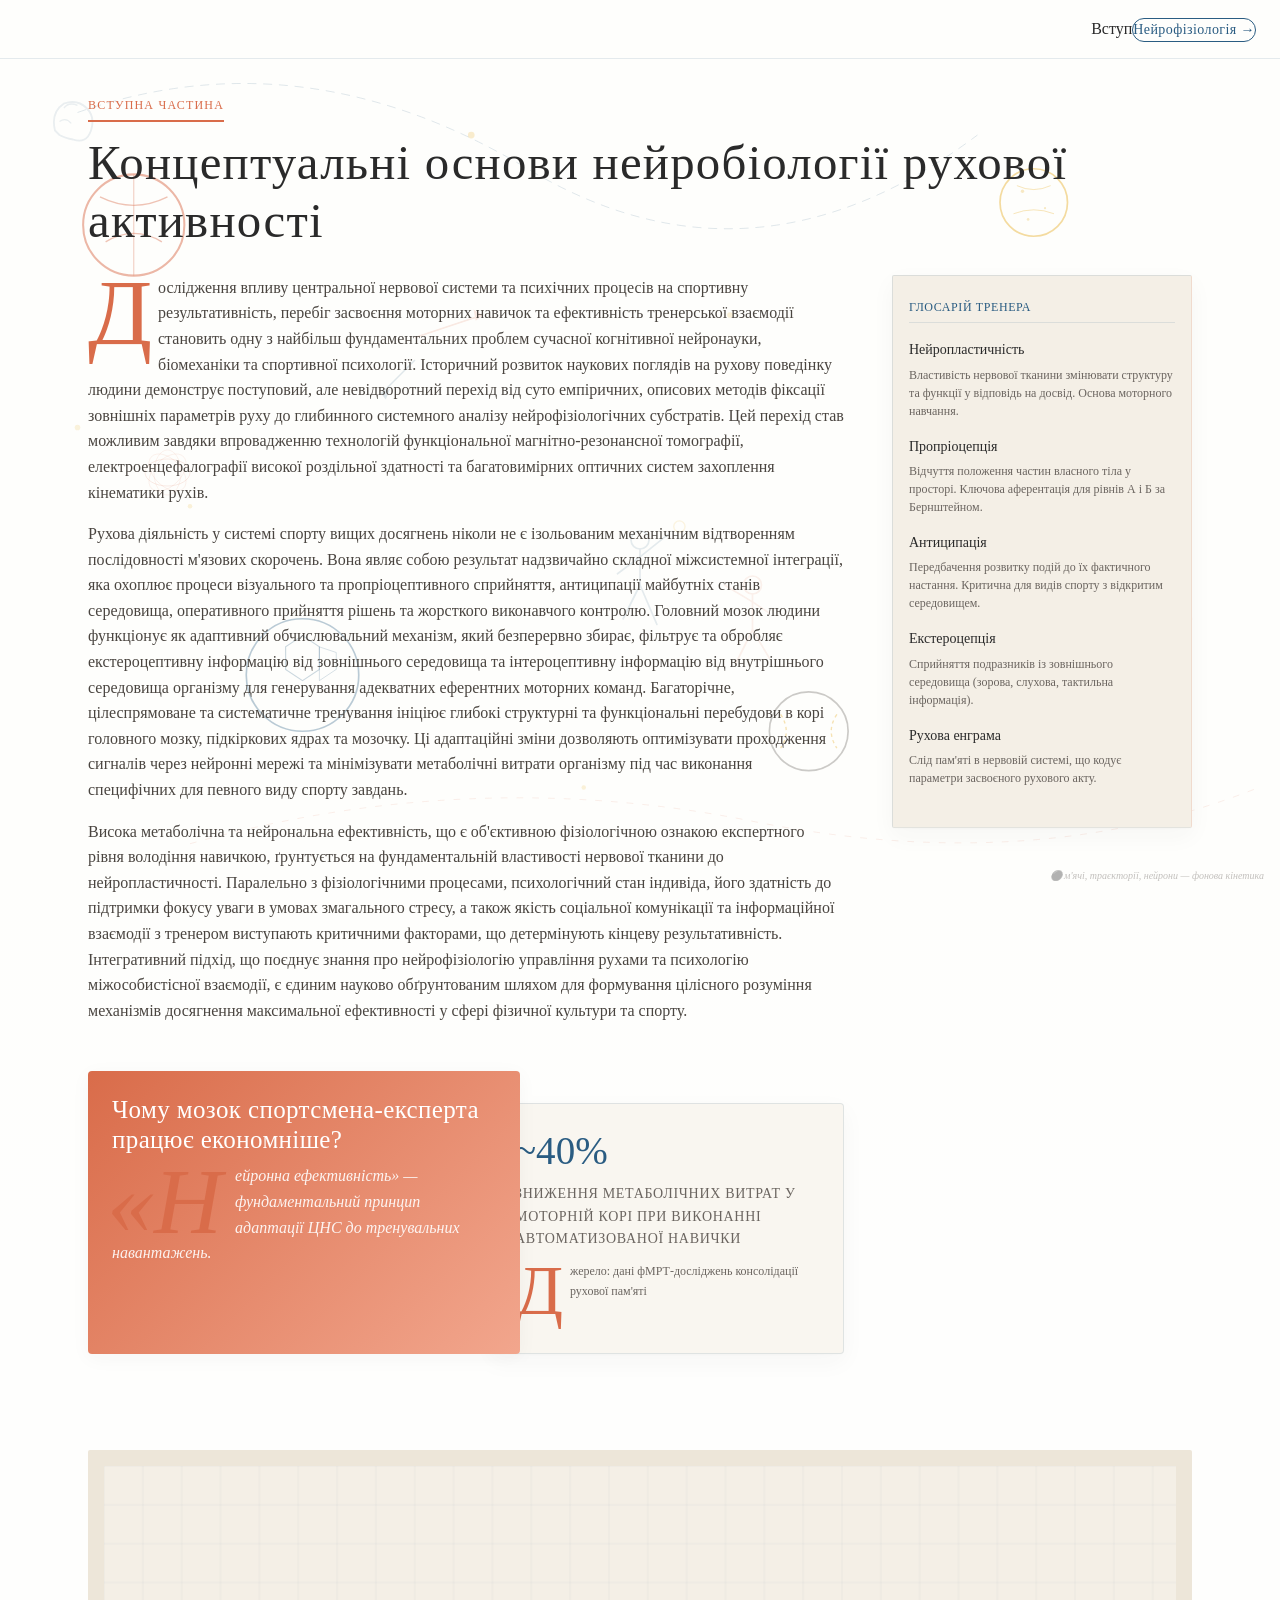
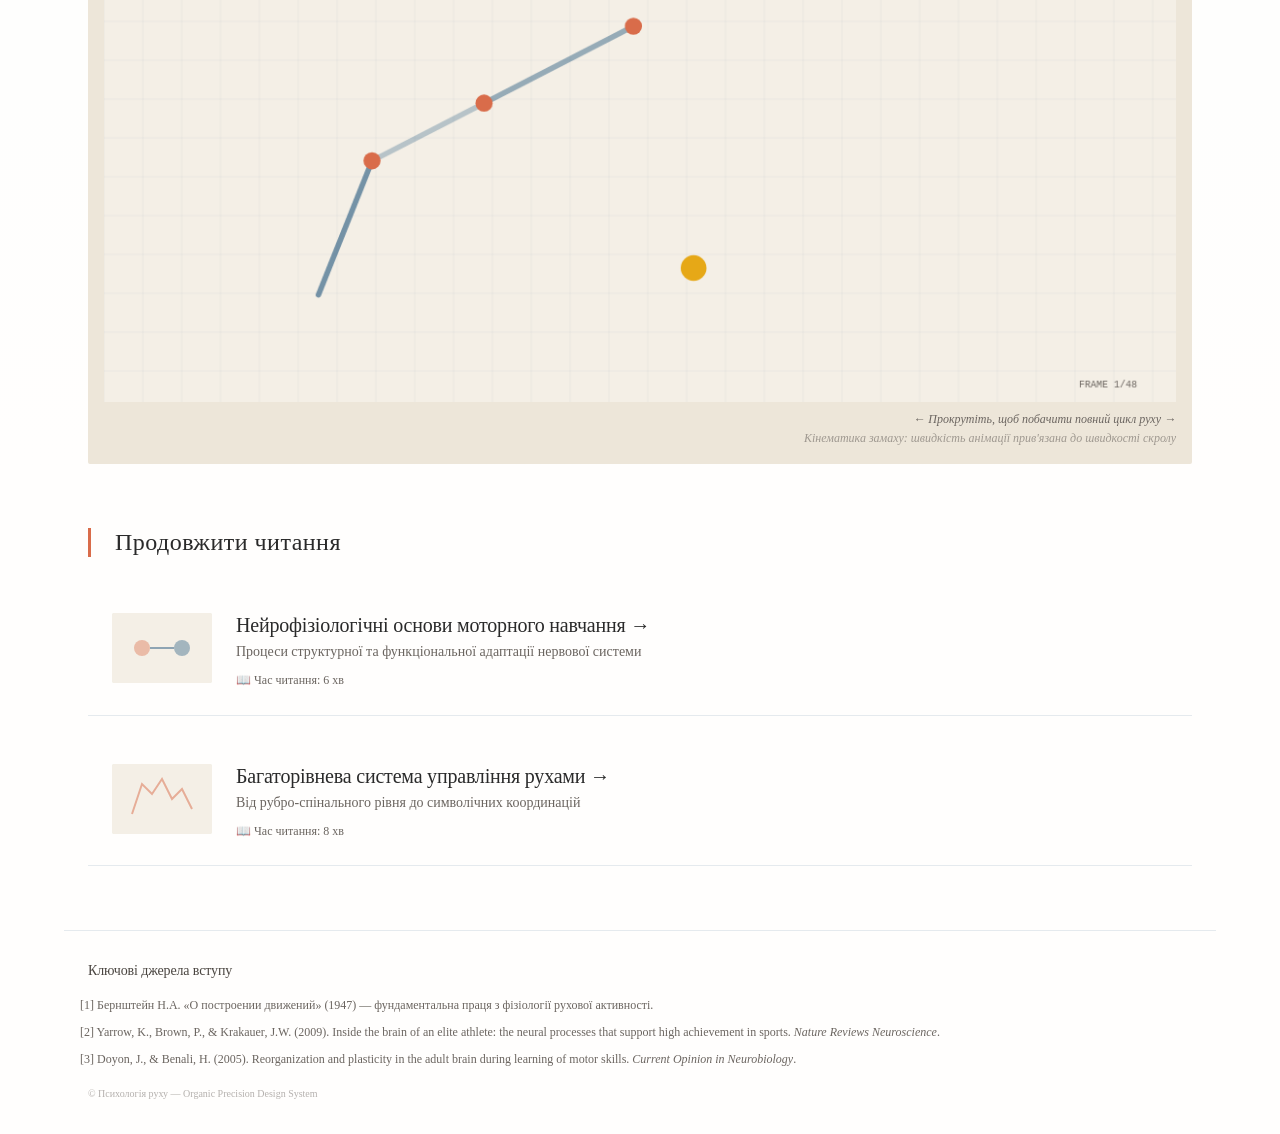
<file: index.html>
<!DOCTYPE html>
<html lang="uk">
<head>
  <meta charset="UTF-8">
  <meta name="viewport" content="width=device-width, initial-scale=1.0">
  <title>Психологія руху — Вступ</title>
  <link rel="stylesheet" href="style.css">
  
  <!-- Preload fonts for smoother rendering -->
  <link rel="preload" as="font" href="style.css" crossorigin>
  
  <style>
    /* Inline critical styles for background drawings */
    .bg-drawing {
      position: fixed;
      top: 0;
      left: 0;
      width: 100%;
      height: 100%;
      pointer-events: none;
      z-index: 0;
      opacity: 0.8;
    }
    
    .bg-drawing svg {
      width: 100%;
      height: 100%;
    }
    
    /* Floating balls animation */
    @keyframes floatBall1 {
      0%, 100% { transform: translate(0, 0) rotate(0deg); }
      25% { transform: translate(15px, -20px) rotate(5deg); }
      50% { transform: translate(-10px, -35px) rotate(-3deg); }
      75% { transform: translate(-20px, -10px) rotate(8deg); }
    }
    
    @keyframes floatBall2 {
      0%, 100% { transform: translate(0, 0) rotate(0deg); }
      33% { transform: translate(-25px, 15px) rotate(-7deg); }
      66% { transform: translate(15px, 30px) rotate(4deg); }
    }
    
    @keyframes floatBall3 {
      0%, 100% { transform: translate(0, 0) rotate(0deg); }
      20% { transform: translate(30px, -10px) rotate(6deg); }
      40% { transform: translate(-15px, 25px) rotate(-4deg); }
      60% { transform: translate(10px, -30px) rotate(3deg); }
      80% { transform: translate(-30px, -5px) rotate(-6deg); }
    }
    
    @keyframes spinBall {
      from { transform: rotate(0deg); }
      to { transform: rotate(360deg); }
    }
    
    .ball-1 { animation: floatBall1 18s ease-in-out infinite; }
    .ball-2 { animation: floatBall2 22s ease-in-out infinite; }
    .ball-3 { animation: floatBall3 25s ease-in-out infinite; }
    .ball-4 { animation: floatBall1 20s ease-in-out infinite reverse; }
    .ball-5 { animation: floatBall2 28s ease-in-out infinite; }
    
    .spin-slow { animation: spinBall 40s linear infinite; }
    .spin-reverse { animation: spinBall 35s linear infinite reverse; }
    
    /* Content wrapper stays above drawings */
    .content-wrapper {
      position: relative;
      z-index: 2;
      min-height: 100vh;
    }
    
    /* Navigation */
    .site-nav {
      display: flex;
      justify-content: flex-end;
      padding: var(--space-4) var(--space-6);
      border-bottom: 1px solid var(--border-light);
      margin-bottom: var(--space-8);
    }
    
    .nav-button {
      font-family: 'Mackinac', serif;
      font-size: var(--text-sm);
      padding: var(--space-2) var(--space-5);
      background: transparent;
      border: 1.5px solid var(--accent-cool);
      color: var(--accent-cool);
      border-radius: 30px;
      cursor: pointer;
      transition: all var(--duration-base) var(--ease-out-expo);
      text-decoration: none;
      display: inline-block;
      letter-spacing: 0.03em;
    }
    
    .nav-button:hover {
      background: var(--accent-cool);
      color: white;
      transform: translateY(-2px);
      box-shadow: 0 4px 12px rgba(42, 92, 130, 0.15);
    }
    
    /* Chapter marker */
    .chapter-badge {
      display: inline-block;
      font-family: 'Mackinac', serif;
      font-size: var(--text-xs);
      text-transform: uppercase;
      letter-spacing: 0.1em;
      color: var(--accent-warm-solid);
      border-bottom: 2px solid var(--accent-warm-solid);
      padding-bottom: var(--space-1);
      margin-bottom: var(--space-3);
    }
    
    /* Fun drawing overlay toggle */
    .drawing-note {
      position: fixed;
      bottom: var(--space-4);
      right: var(--space-4);
      font-size: 10px;
      color: var(--text-muted);
      opacity: 0.4;
      z-index: 10;
      font-style: italic;
    }
  </style>
</head>
<body>
  <!-- Playful Background Drawings: Balls, Trajectories, and Kinematic Ghosts -->
  <div class="bg-drawing">
    <svg viewBox="0 0 1200 800" preserveAspectRatio="xMidYMid slice" xmlns="http://www.w3.org/2000/svg">
      
      <!-- Basketball with spin lines -->
      <g class="ball-1">
        <circle cx="150" cy="200" r="45" fill="none" stroke="#D96C4A" stroke-width="1.8" opacity="0.6"/>
        <path d="M120 175 Q150 190 180 175" fill="none" stroke="#D96C4A" stroke-width="1.2" opacity="0.5"/>
        <path d="M125 215 Q150 200 175 215" fill="none" stroke="#D96C4A" stroke-width="1.2" opacity="0.5"/>
        <line x1="150" y1="155" x2="150" y2="245" stroke="#D96C4A" stroke-width="1" opacity="0.4"/>
      </g>
      
      <!-- Tennis ball with fuzz marks -->
      <g class="ball-2">
        <circle cx="950" cy="180" r="30" fill="none" stroke="#E6A817" stroke-width="1.5" opacity="0.5"/>
        <path d="M935 165 Q950 172 965 165" fill="none" stroke="#E6A817" stroke-width="0.8" opacity="0.4"/>
        <path d="M932 190 Q950 183 968 190" fill="none" stroke="#E6A817" stroke-width="0.8" opacity="0.4"/>
        <!-- Fuzz dots -->
        <circle cx="940" cy="170" r="1.5" fill="#E6A817" opacity="0.3"/>
        <circle cx="960" cy="185" r="1" fill="#E6A817" opacity="0.3"/>
        <circle cx="945" cy="195" r="1.2" fill="#E6A817" opacity="0.3"/>
      </g>
      
      <!-- Soccer ball (hexagon pattern simplified) -->
      <g class="ball-3">
        <circle cx="300" cy="600" r="50" fill="none" stroke="#2A5C82" stroke-width="1.5" opacity="0.4"/>
        <polygon points="300,565 315,575 315,595 300,605 285,595 285,575" fill="none" stroke="#2A5C82" stroke-width="1" opacity="0.3"/>
        <polygon points="315,575 330,580 330,595 315,605" fill="none" stroke="#2A5C82" stroke-width="0.8" opacity="0.25"/>
      </g>
      
      <!-- Volleyball -->
      <g class="ball-4">
        <circle cx="1050" cy="550" r="40" fill="none" stroke="#D96C4A" stroke-width="1.5" opacity="0.4"/>
        <path d="M1020 530 Q1050 545 1080 530" fill="none" stroke="#D96C4A" stroke-width="1" opacity="0.35"/>
        <path d="M1020 570 Q1050 555 1080 570" fill="none" stroke="#D96C4A" stroke-width="1" opacity="0.35"/>
        <path d="M1030 520 Q1015 550 1030 580" fill="none" stroke="#D96C4A" stroke-width="0.8" opacity="0.3"/>
        <path d="M1070 520 Q1085 550 1070 580" fill="none" stroke="#D96C4A" stroke-width="0.8" opacity="0.3"/>
      </g>
      
      <!-- Baseball with stitches -->
      <g class="ball-5">
        <circle cx="750" cy="650" r="35" fill="none" stroke="#4A4540" stroke-width="1.5" opacity="0.35"/>
        <path d="M725 635 Q735 650 725 665" fill="none" stroke="#E6A817" stroke-width="1.2" opacity="0.4" stroke-dasharray="3,3"/>
        <path d="M775 635 Q765 650 775 665" fill="none" stroke="#E6A817" stroke-width="1.2" opacity="0.4" stroke-dasharray="3,3"/>
      </g>
      
      <!-- Trajectory arcs (parabolic motion paths) -->
      <path d="M100 100 Q300 30 500 150 Q700 270 900 120" fill="none" stroke="#2A5C82" stroke-width="0.8" opacity="0.2" stroke-dasharray="8,6"/>
      <path d="M200 750 Q450 680 700 730 Q950 780 1150 700" fill="none" stroke="#D96C4A" stroke-width="0.8" opacity="0.15" stroke-dasharray="6,8"/>
      
      <!-- Small sparkle/neuron dots -->
      <circle cx="450" cy="120" r="3" fill="#E6A817" opacity="0.25"/>
      <circle cx="680" cy="280" r="2.5" fill="#E6A817" opacity="0.2"/>
      <circle cx="200" cy="450" r="2" fill="#E6A817" opacity="0.2"/>
      <circle cx="850" cy="400" r="3.5" fill="#E6A817" opacity="0.15"/>
      <circle cx="550" cy="700" r="2" fill="#E6A817" opacity="0.2"/>
      <circle cx="100" cy="380" r="2.5" fill="#E6A817" opacity="0.18"/>
      
      <!-- Rotating ring (like a gyroscope / inner ear) -->
      <g class="spin-slow" transform="translate(850, 350)">
        <ellipse cx="0" cy="0" rx="25" ry="15" fill="none" stroke="#2A5C82" stroke-width="0.8" opacity="0.2"/>
        <ellipse cx="0" cy="0" rx="25" ry="15" fill="none" stroke="#2A5C82" stroke-width="0.8" opacity="0.15" transform="rotate(60)"/>
        <ellipse cx="0" cy="0" rx="25" ry="15" fill="none" stroke="#2A5C82" stroke-width="0.8" opacity="0.15" transform="rotate(120)"/>
      </g>
      
      <!-- Another rotating ring -->
      <g class="spin-reverse" transform="translate(180, 420)">
        <ellipse cx="0" cy="0" rx="20" ry="12" fill="none" stroke="#D96C4A" stroke-width="0.8" opacity="0.18"/>
        <ellipse cx="0" cy="0" rx="20" ry="12" fill="none" stroke="#D96C4A" stroke-width="0.8" opacity="0.12" transform="rotate(45)"/>
        <ellipse cx="0" cy="0" rx="20" ry="12" fill="none" stroke="#D96C4A" stroke-width="0.8" opacity="0.12" transform="rotate(90)"/>
        <ellipse cx="0" cy="0" rx="20" ry="12" fill="none" stroke="#D96C4A" stroke-width="0.8" opacity="0.12" transform="rotate(135)"/>
      </g>
      
      <!-- Stick figure athlete (Muybridge style ghost) -->
      <g opacity="0.15" stroke="#2A5C82" stroke-width="1.5" fill="none" stroke-linecap="round" stroke-linejoin="round">
        <!-- Head -->
        <circle cx="600" cy="480" r="8"/>
        <!-- Spine -->
        <line x1="600" y1="488" x2="600" y2="520"/>
        <!-- Arms (throwing motion) -->
        <line x1="600" y1="495" x2="625" y2="475"/>
        <line x1="600" y1="495" x2="580" y2="510"/>
        <!-- Legs -->
        <line x1="600" y1="520" x2="615" y2="555"/>
        <line x1="600" y1="520" x2="585" y2="550"/>
        <!-- Ball being thrown -->
        <circle cx="635" cy="468" r="5" stroke="#E6A817" stroke-width="1.2"/>
      </g>
      
      <!-- Another stick figure (catching/receiving) -->
      <g opacity="0.12" stroke="#D96C4A" stroke-width="1.5" fill="none" stroke-linecap="round" stroke-linejoin="round">
        <circle cx="700" cy="520" r="8"/>
        <line x1="700" y1="528" x2="700" y2="560"/>
        <line x1="700" y1="535" x2="675" y2="520"/>
        <line x1="700" y1="535" x2="715" y2="545"/>
        <line x1="700" y1="560" x2="685" y2="590"/>
        <line x1="700" y1="560" x2="715" y2="585"/>
      </g>
      
      <!-- Velocity vectors (arrows) -->
      <g opacity="0.18">
        <line x1="400" y1="300" x2="460" y2="280" stroke="#D96C4A" stroke-width="1.5"/>
        <polygon points="460,280 452,275 454,285" fill="#D96C4A"/>
        
        <line x1="400" y1="320" x2="370" y2="350" stroke="#2A5C82" stroke-width="1.2"/>
        <polygon points="370,350 378,345 374,355" fill="#2A5C82"/>
      </g>
      
      <!-- Small brain icon (stylized) -->
      <g opacity="0.12" transform="translate(80, 100) scale(0.8)">
        <path d="M0,20 Q-5,0 10,-10 Q25,-15 35,-5 Q45,5 40,20 Q35,35 20,30 Q10,28 5,25 Z" 
              fill="none" stroke="#2A5C82" stroke-width="2"/>
        <path d="M10,-5 Q15,-12 25,-8" fill="none" stroke="#2A5C82" stroke-width="1.5"/>
        <path d="M5,10 Q12,5 18,12" fill="none" stroke="#2A5C82" stroke-width="1.2"/>
      </g>
    </svg>
  </div>
  
  <!-- Main Content Wrapper -->
  <div class="content-wrapper">
    
    <!-- Navigation -->
<nav class="site-nav">
  <div class="nav-left">
    <span class="nav-placeholder"></span>
  </div>
  <div class="nav-center">
    <span class="nav-chapter-indicator">Вступ</span>
  </div>
  <div class="nav-right">
    <a href="neurophysiology.html" class="nav-button">
      Нейрофізіологія
      <span class="nav-arrow">→</span>
    </a>
  </div>
</nav>
    
    <!-- Main Container -->
    <main class="container">
      
      <!-- Chapter Badge -->
      <div class="chapter-badge">Вступна частина</div>
      
      <!-- Title -->
      <h1>Концептуальні основи нейробіології рухової активності</h1>
      
      <!-- Two-column layout with sticky glossary -->
      <div class="content-grid">
        
        <!-- Main Article Column -->
        <article class="article-body">
          
          <p>Дослідження впливу центральної нервової системи та психічних процесів на спортивну результативність, перебіг засвоєння моторних навичок та ефективність тренерської взаємодії становить одну з найбільш фундаментальних проблем сучасної когнітивної нейронауки, біомеханіки та спортивної психології. Історичний розвиток наукових поглядів на рухову поведінку людини демонструє поступовий, але невідворотний перехід від суто емпіричних, описових методів фіксації зовнішніх параметрів руху до глибинного системного аналізу нейрофізіологічних субстратів. Цей перехід став можливим завдяки впровадженню технологій функціональної магнітно-резонансної томографії, електроенцефалографії високої роздільної здатності та багатовимірних оптичних систем захоплення кінематики рухів.</p>
          
          <p>Рухова діяльність у системі спорту вищих досягнень ніколи не є ізольованим механічним відтворенням послідовності м'язових скорочень. Вона являє собою результат надзвичайно складної міжсистемної інтеграції, яка охоплює процеси візуального та пропріоцептивного сприйняття, антиципації майбутніх станів середовища, оперативного прийняття рішень та жорсткого виконавчого контролю. Головний мозок людини функціонує як адаптивний обчислювальний механізм, який безперервно збирає, фільтрує та обробляє екстероцептивну інформацію від зовнішнього середовища та інтероцептивну інформацію від внутрішнього середовища організму для генерування адекватних еферентних моторних команд. Багаторічне, цілеспрямоване та систематичне тренування ініціює глибокі структурні та функціональні перебудови в корі головного мозку, підкіркових ядрах та мозочку. Ці адаптаційні зміни дозволяють оптимізувати проходження сигналів через нейронні мережі та мінімізувати метаболічні витрати організму під час виконання специфічних для певного виду спорту завдань.</p>
          
          <p>Висока метаболічна та нейрональна ефективність, що є об'єктивною фізіологічною ознакою експертного рівня володіння навичкою, ґрунтується на фундаментальній властивості нервової тканини до нейропластичності. Паралельно з фізіологічними процесами, психологічний стан індивіда, його здатність до підтримки фокусу уваги в умовах змагального стресу, а також якість соціальної комунікації та інформаційної взаємодії з тренером виступають критичними факторами, що детермінують кінцеву результативність. Інтегративний підхід, що поєднує знання про нейрофізіологію управління рухами та психологію міжособистісної взаємодії, є єдиним науково обґрунтованим шляхом для формування цілісного розуміння механізмів досягнення максимальної ефективності у сфері фізичної культури та спорту.</p>
          
          <!-- Evidence Module (Question & Evidence) -->
          <div class="evidence-module">
            <div class="question-card">
              <h3>Чому мозок спортсмена-експерта працює економніше?</h3>
              <p>«Нейронна ефективність» — фундаментальний принцип адаптації ЦНС до тренувальних навантажень.</p>
            </div>
            <div class="evidence-card">
              <div class="data-point">~40%</div>
              <div class="data-label">зниження метаболічних витрат у моторній корі при виконанні автоматизованої навички</div>
              <p style="margin-top: var(--space-3); font-size: var(--text-xs); color: var(--text-muted);">
                Джерело: дані фМРТ-досліджень консолідації рухової пам'яті
              </p>
            </div>
          </div>
          
        </article>
        
        <!-- Sticky Glossary Sidebar -->
        <aside class="glossary-sidebar">
          <h4>Глосарій тренера</h4>
          
          <div class="glossary-item">
            <div class="glossary-term" data-target="neuroplasticity">Нейропластичність</div>
            <div class="glossary-def">Властивість нервової тканини змінювати структуру та функції у відповідь на досвід. Основа моторного навчання.</div>
          </div>
          
          <div class="glossary-item">
            <div class="glossary-term" data-target="proprioception">Пропріоцепція</div>
            <div class="glossary-def">Відчуття положення частин власного тіла у просторі. Ключова аферентація для рівнів А і Б за Бернштейном.</div>
          </div>
          
          <div class="glossary-item">
            <div class="glossary-term" data-target="anticipation">Антиципація</div>
            <div class="glossary-def">Передбачення розвитку подій до їх фактичного настання. Критична для видів спорту з відкритим середовищем.</div>
          </div>
          
          <div class="glossary-item">
            <div class="glossary-term" data-target="exteroception">Екстероцепція</div>
            <div class="glossary-def">Сприйняття подразників із зовнішнього середовища (зорова, слухова, тактильна інформація).</div>
          </div>
          
          <div class="glossary-item">
            <div class="glossary-term" data-target="motor-engram">Рухова енграма</div>
            <div class="glossary-def">Слід пам'яті в нервовій системі, що кодує параметри засвоєного рухового акту.</div>
          </div>
        </aside>
        
      </div><!-- /.content-grid -->
      
      <!-- Muybridge-Style Drawing Canvas (Scroll-Driven Animation) -->
      <div class="muybridge-container">
        <canvas id="muybridge-swing" class="muybridge-canvas" width="800" height="400"></canvas>
        <div class="muybridge-caption">
          ← Прокрутіть, щоб побачити повний цикл руху →<br>
          <span style="opacity: 0.6;">Кінематика замаху: швидкість анімації прив'язана до швидкості скролу</span>
        </div>
      </div>
      
<!-- Article Cards Navigation -->
<div style="margin: 4rem 0;">
  <h3 style="font-family: 'Mackinac', Georgia, serif; font-size: 1.5rem; margin-bottom: 2rem; color: #2A2A2A; letter-spacing: 0.02em; border-left: 3px solid #D96C4A; padding-left: 1.5rem;">Продовжити читання</h3>
  
  <!-- Card 1: Neurophysiology -->
  <div style="display: flex; align-items: flex-start; gap: 1.5rem; padding: 1.5rem; margin: 1.5rem 0; border-bottom: 1px solid rgba(42, 92, 130, 0.12); cursor: pointer;" onclick="window.location.href='neurophysiology.html'">
    <div style="width: 100px; height: 70px; flex-shrink: 0; background: #F4EFE6; border-radius: 2px; overflow: hidden;">
      <svg width="100" height="70" viewBox="0 0 100 70" xmlns="http://www.w3.org/2000/svg">
        <rect width="100" height="70" fill="#F4EFE6"/>
        <circle cx="30" cy="35" r="8" fill="#D96C4A" opacity="0.4"/>
        <circle cx="70" cy="35" r="8" fill="#2A5C82" opacity="0.4"/>
        <line x1="38" y1="35" x2="62" y2="35" stroke="#2A5C82" stroke-width="2" opacity="0.5"/>
      </svg>
    </div>
    <div style="flex: 1;">
      <h4 style="font-family: 'Mackinac', Georgia, serif; font-size: 1.25rem; margin: 0 0 0.25rem 0; color: #2A2A2A; font-weight: 500;">Нейрофізіологічні основи моторного навчання →</h4>
      <p style="font-size: 0.875rem; color: #6B6560; margin: 0 0 0.5rem 0;">Процеси структурної та функціональної адаптації нервової системи</p>
      <div style="display: flex; align-items: center; gap: 0.5rem; font-size: 0.75rem; color: #6B6560;">
        <span style="display: flex; align-items: center; gap: 0.25rem;">📖 Час читання: 6 хв</span>
      </div>
    </div>
  </div>
  
  <!-- Card 2: Conceptualisation -->
  <div style="display: flex; align-items: flex-start; gap: 1.5rem; padding: 1.5rem; margin: 1.5rem 0; border-bottom: 1px solid rgba(42, 92, 130, 0.12); cursor: pointer;" onclick="window.location.href='conceptualisation.html'">
    <div style="width: 100px; height: 70px; flex-shrink: 0; background: #F4EFE6; border-radius: 2px; overflow: hidden;">
      <svg width="100" height="70" viewBox="0 0 100 70" xmlns="http://www.w3.org/2000/svg">
        <rect width="100" height="70" fill="#F4EFE6"/>
        <path d="M20,50 L30,20 L40,30 L50,15 L60,35 L70,25 L80,45" fill="none" stroke="#D96C4A" stroke-width="2" opacity="0.5"/>
      </svg>
    </div>
    <div style="flex: 1;">
      <h4 style="font-family: 'Mackinac', Georgia, serif; font-size: 1.25rem; margin: 0 0 0.25rem 0; color: #2A2A2A; font-weight: 500;">Багаторівнева система управління рухами →</h4>
      <p style="font-size: 0.875rem; color: #6B6560; margin: 0 0 0.5rem 0;">Від рубро-спінального рівня до символічних координацій</p>
      <div style="display: flex; align-items: center; gap: 0.5rem; font-size: 0.75rem; color: #6B6560;">
        <span style="display: flex; align-items: center; gap: 0.25rem;">📖 Час читання: 8 хв</span>
      </div>
    </div>
  </div>
</div>
          
    </main>
    
    <!-- Footer with References -->
    <footer class="references" style="max-width: var(--container-max); margin: 0 auto; padding: var(--space-8) var(--space-6);">
      <h5>Ключові джерела вступу</h5>
      <ul class="reference-list">
        <li id="ref-1">[1] Бернштейн Н.А. «О построении движений» (1947) — фундаментальна праця з фізіології рухової активності.</li>
        <li id="ref-2">[2] Yarrow, K., Brown, P., & Krakauer, J.W. (2009). Inside the brain of an elite athlete: the neural processes that support high achievement in sports. <em>Nature Reviews Neuroscience</em>.</li>
        <li id="ref-3">[3] Doyon, J., & Benali, H. (2005). Reorganization and plasticity in the adult brain during learning of motor skills. <em>Current Opinion in Neurobiology</em>.</li>
      </ul>
      <p style="margin-top: var(--space-4); font-size: 10px; opacity: 0.5;">
        © Психологія руху — Organic Precision Design System
      </p>
    </footer>
    
  </div><!-- /.content-wrapper -->
  
  <!-- Fun drawing note -->
  <div class="drawing-note">
    ⚫ м'ячі, траєкторії, нейрони — фонова кінетика
  </div>
  
  <!-- JavaScript -->
  <script src="main.js"></script>
  
 <script>
  // Оживляємо картки, не змінюючи їхній зовнішній вигляд
  document.querySelectorAll('.article-card').forEach(card => {
    card.style.cursor = 'pointer'; // Додаємо курсор-палець при наведенні

    card.addEventListener('click', () => {
      const destination = card.getAttribute('data-href');
      if (destination) {
        window.location.href = destination;
      }
    });
  });
</script>
</body>
</html>
</file>
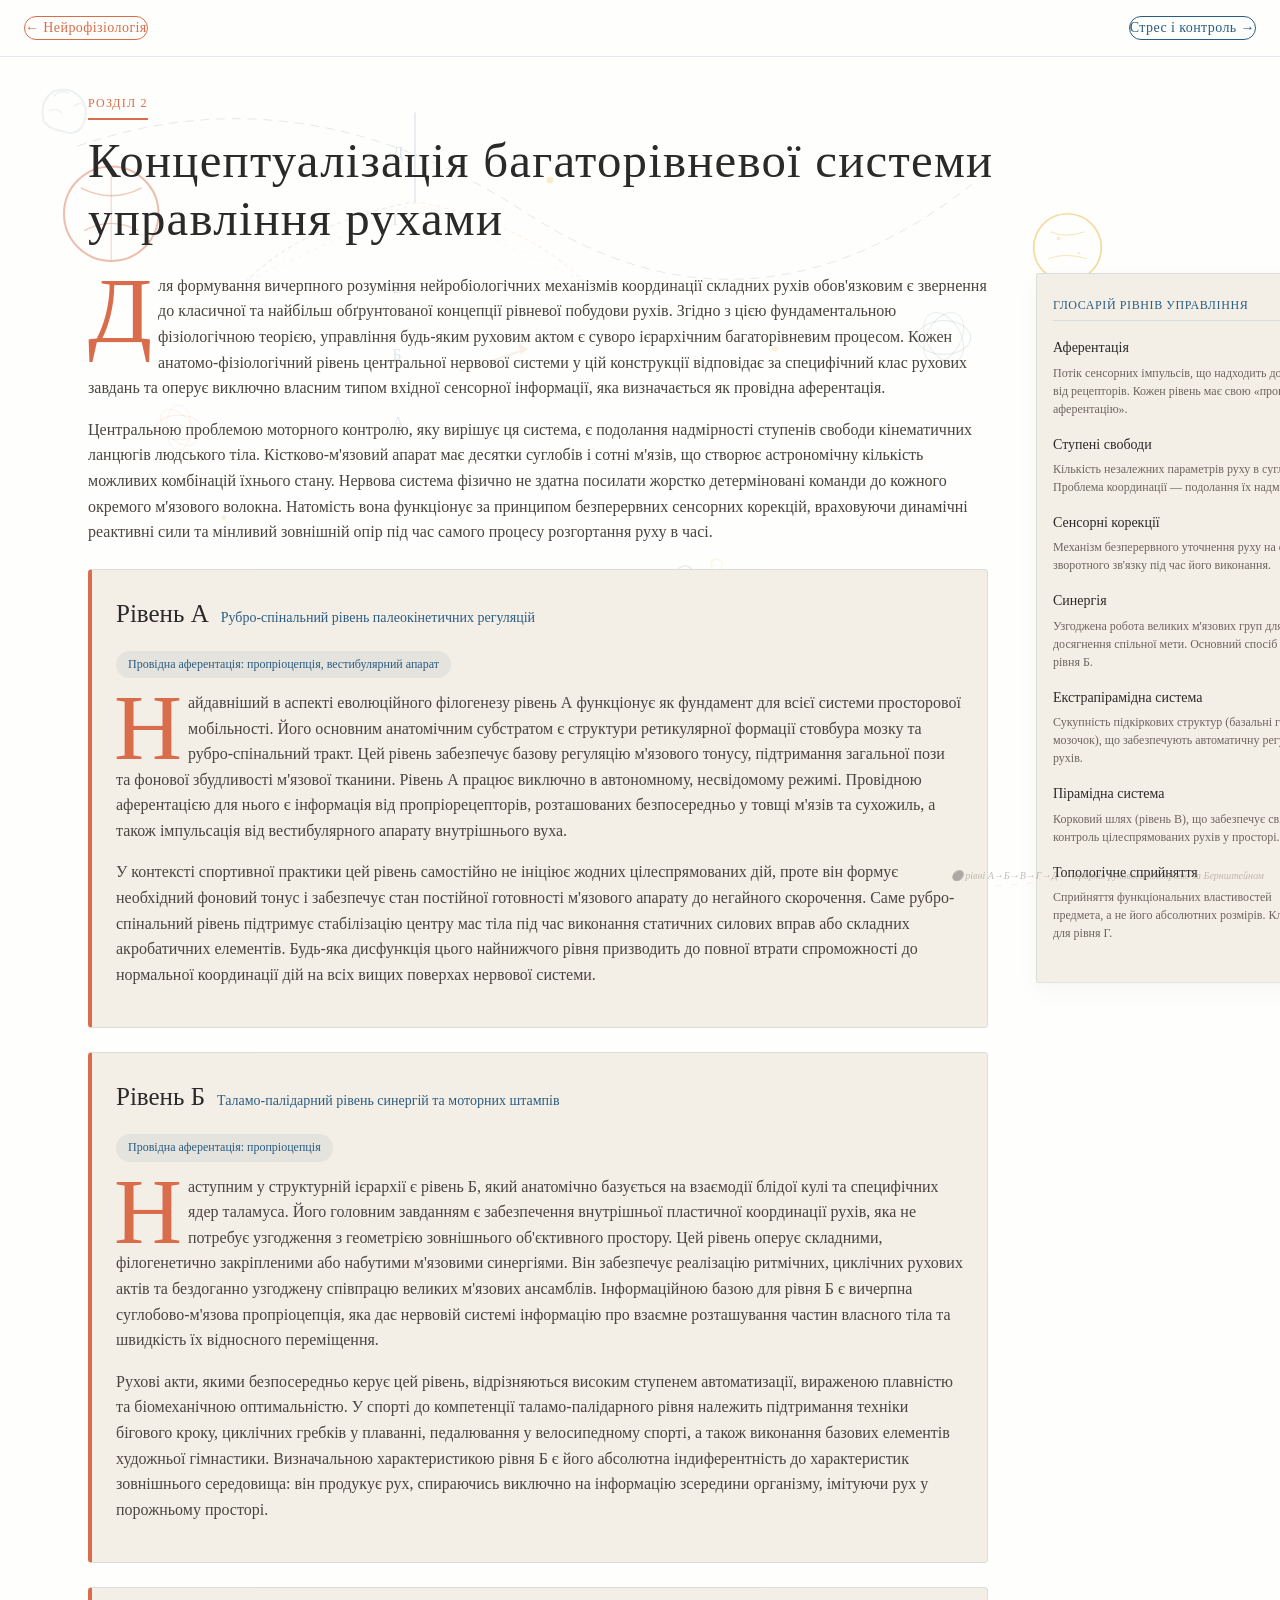
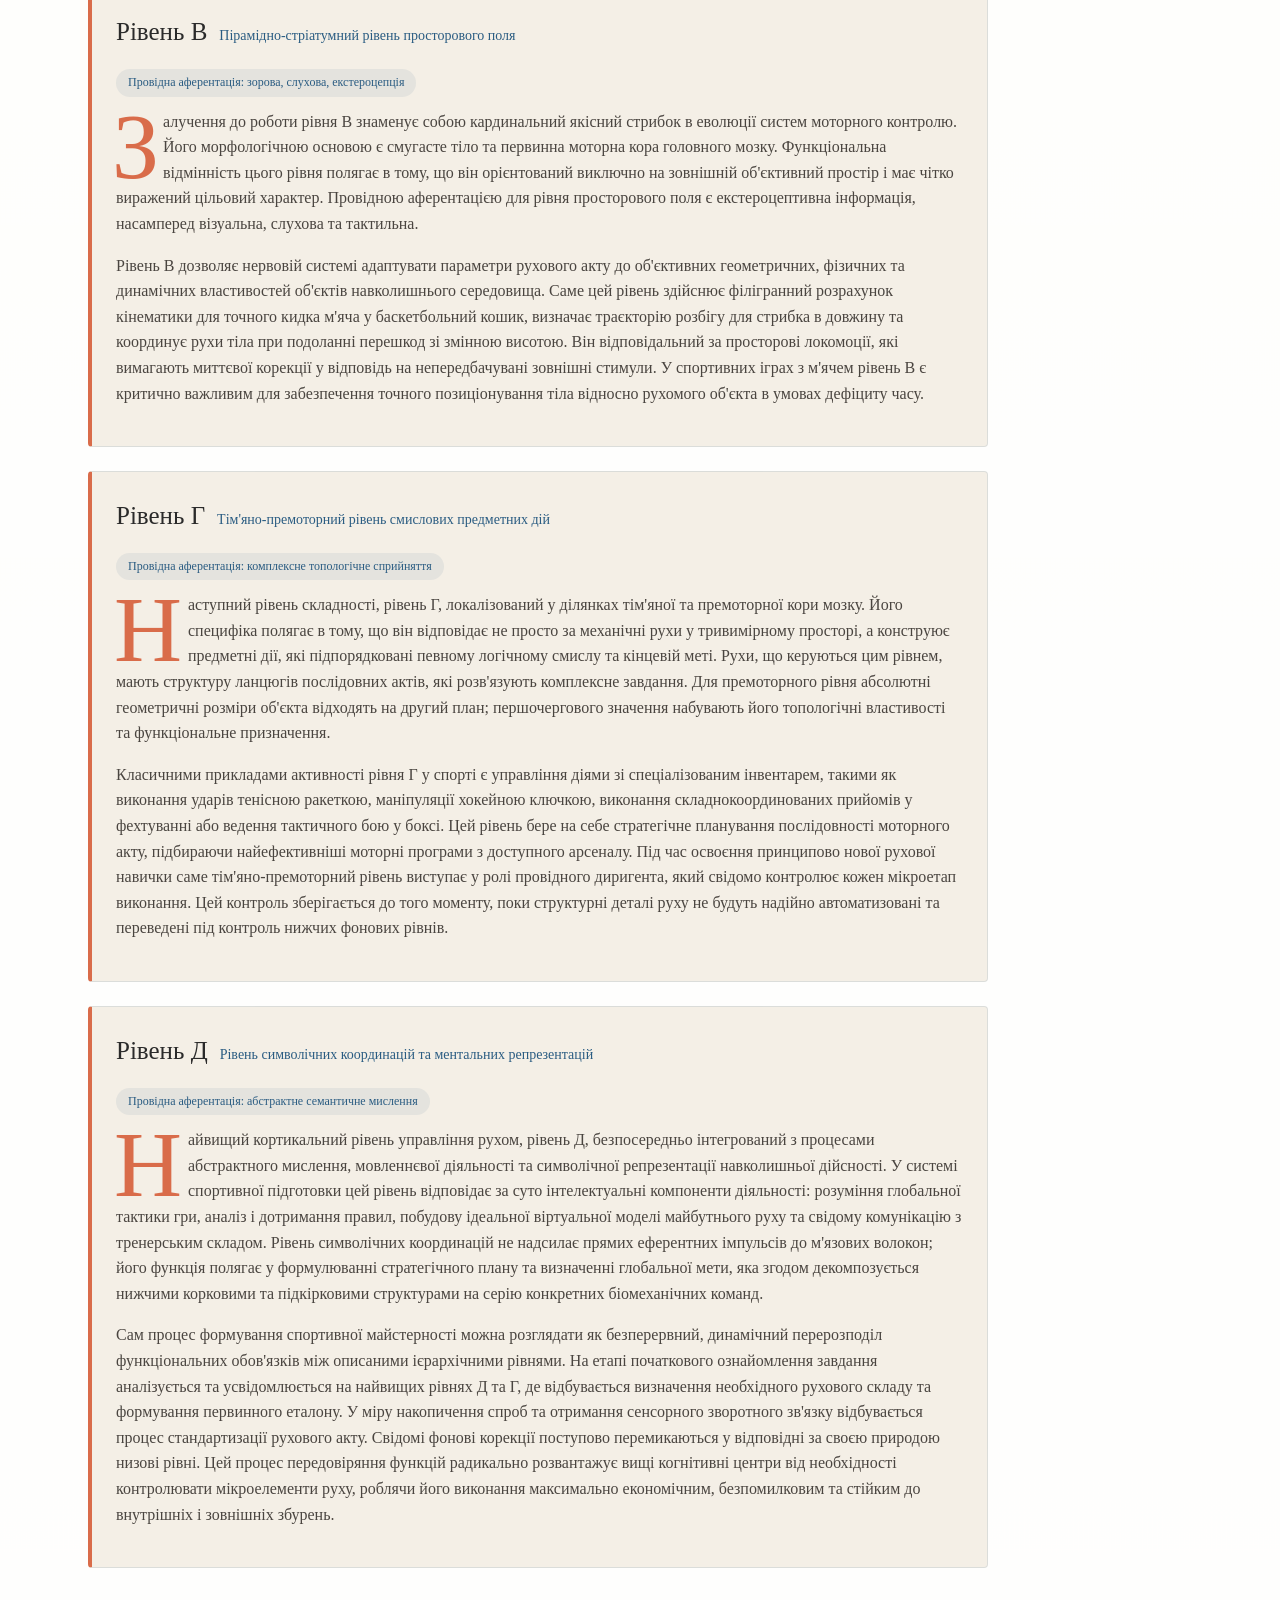
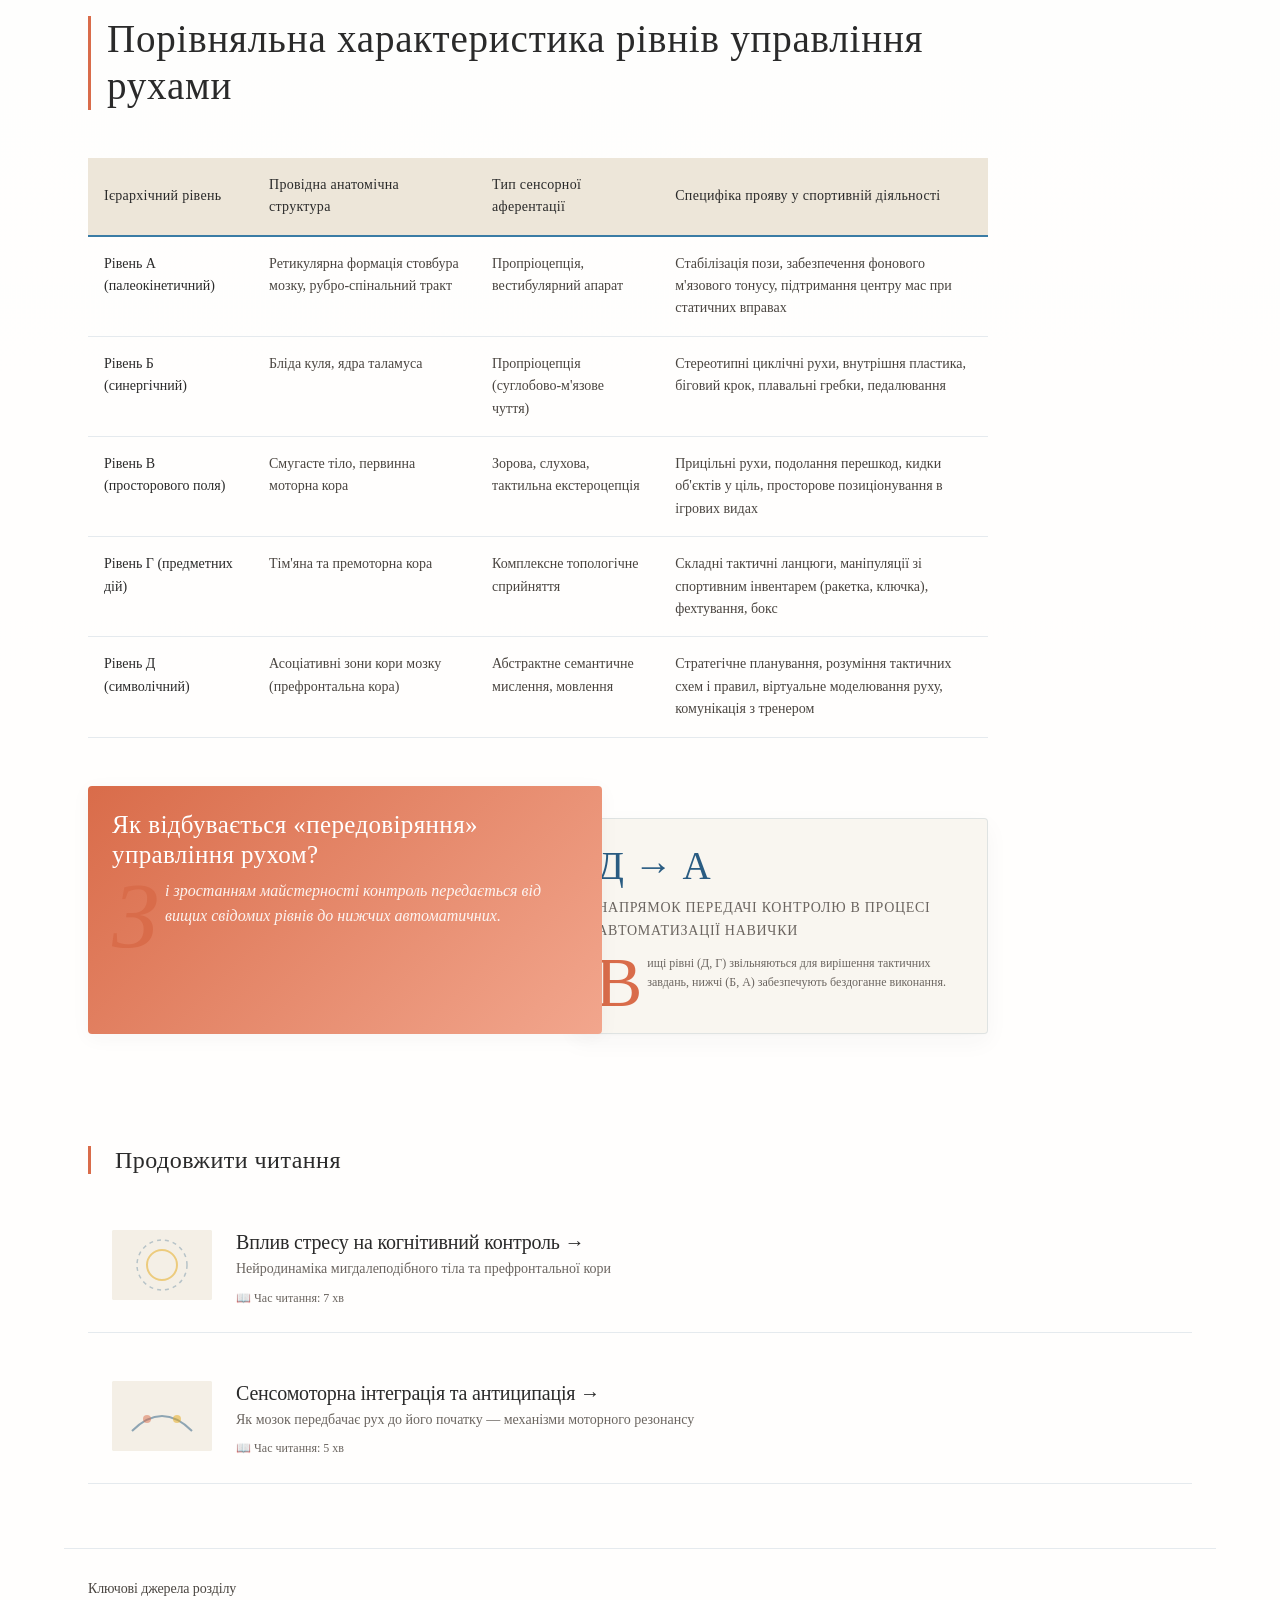
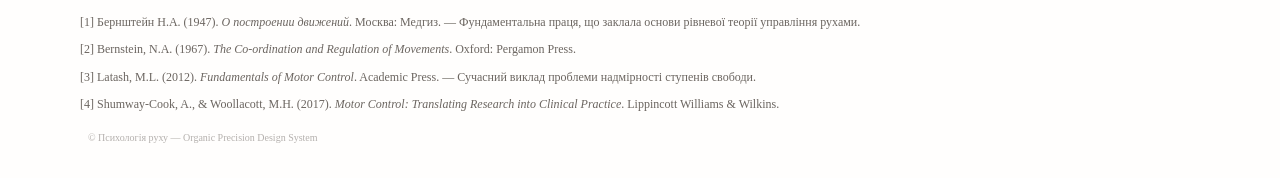
<file: conceptualisation.html>
<!DOCTYPE html>
<html lang="uk">
<head>
  <meta charset="UTF-8">
  <meta name="viewport" content="width=device-width, initial-scale=1.0">
  <title>Концептуалізація багаторівневої системи управління рухами — Психологія руху</title>
  <link rel="stylesheet" href="style.css">
  
  <style>
    /* Background drawings (shared across all pages) */
    .bg-drawing {
      position: fixed;
      top: 0;
      left: 0;
      width: 100%;
      height: 100%;
      pointer-events: none;
      z-index: 0;
      opacity: 0.8;
    }
    
    .bg-drawing svg {
      width: 100%;
      height: 100%;
    }
    
    @keyframes floatBall1 {
      0%, 100% { transform: translate(0, 0) rotate(0deg); }
      25% { transform: translate(15px, -20px) rotate(5deg); }
      50% { transform: translate(-10px, -35px) rotate(-3deg); }
      75% { transform: translate(-20px, -10px) rotate(8deg); }
    }
    
    @keyframes floatBall2 {
      0%, 100% { transform: translate(0, 0) rotate(0deg); }
      33% { transform: translate(-25px, 15px) rotate(-7deg); }
      66% { transform: translate(15px, 30px) rotate(4deg); }
    }
    
    @keyframes floatBall3 {
      0%, 100% { transform: translate(0, 0) rotate(0deg); }
      20% { transform: translate(30px, -10px) rotate(6deg); }
      40% { transform: translate(-15px, 25px) rotate(-4deg); }
      60% { transform: translate(10px, -30px) rotate(3deg); }
      80% { transform: translate(-30px, -5px) rotate(-6deg); }
    }
    
    @keyframes spinBall {
      from { transform: rotate(0deg); }
      to { transform: rotate(360deg); }
    }
    
    @keyframes pulseNeuron {
      0%, 100% { opacity: 0.15; }
      50% { opacity: 0.35; }
    }
    
    @keyframes levelPulse {
      0%, 100% { border-left-color: rgba(217, 108, 74, 0.3); }
      50% { border-left-color: rgba(217, 108, 74, 0.8); }
    }
    
    .ball-1 { animation: floatBall1 18s ease-in-out infinite; }
    .ball-2 { animation: floatBall2 22s ease-in-out infinite; }
    .ball-3 { animation: floatBall3 25s ease-in-out infinite; }
    .ball-4 { animation: floatBall1 20s ease-in-out infinite reverse; }
    .ball-5 { animation: floatBall2 28s ease-in-out infinite; }
    
    .spin-slow { animation: spinBall 40s linear infinite; }
    .spin-reverse { animation: spinBall 35s linear infinite reverse; }
    .pulse-neuron { animation: pulseNeuron 4s ease-in-out infinite; }
    
    .content-wrapper {
      position: relative;
      z-index: 2;
      min-height: 100vh;
    }
    
    /* Navigation */
    .site-nav {
      display: flex;
      justify-content: space-between;
      align-items: center;
      padding: var(--space-4) var(--space-6);
      border-bottom: 1px solid var(--border-light);
      margin-bottom: var(--space-8);
    }
    
    .nav-buttons {
      display: flex;
      gap: var(--space-3);
    }
    
    .nav-button {
      font-family: 'Mackinac', serif;
      font-size: var(--text-sm);
      padding: var(--space-2) var(--space-5);
      background: transparent;
      border: 1.5px solid var(--accent-cool);
      color: var(--accent-cool);
      border-radius: 30px;
      cursor: pointer;
      transition: all var(--duration-base) var(--ease-out-expo);
      text-decoration: none;
      display: inline-block;
      letter-spacing: 0.03em;
    }
    
    .nav-button:hover {
      background: var(--accent-cool);
      color: white;
      transform: translateY(-2px);
      box-shadow: 0 4px 12px rgba(42, 92, 130, 0.15);
    }
    
    .nav-button-outline {
      border-color: var(--accent-warm-solid);
      color: var(--accent-warm-solid);
    }
    
    .nav-button-outline:hover {
      background: var(--accent-warm-solid);
      color: white;
    }
    
    .chapter-badge {
      display: inline-block;
      font-family: 'Mackinac', serif;
      font-size: var(--text-xs);
      text-transform: uppercase;
      letter-spacing: 0.1em;
      color: var(--accent-warm-solid);
      border-bottom: 2px solid var(--accent-warm-solid);
      padding-bottom: var(--space-1);
      margin-bottom: var(--space-3);
    }
    
    /* Level Cards */
    .level-card {
      background: var(--bg-secondary);
      padding: var(--space-6);
      margin: var(--space-6) 0;
      border-radius: 4px;
      border-left: 4px solid var(--accent-warm-solid);
      border-right: 1px solid var(--border-light);
      border-top: 1px solid var(--border-light);
      border-bottom: 1px solid var(--border-light);
      transition: all var(--duration-base) var(--ease-out-expo);
      animation: levelPulse 6s ease-in-out infinite;
    }
    
    .level-card:nth-child(2) { animation-delay: 1s; }
    .level-card:nth-child(3) { animation-delay: 2s; }
    .level-card:nth-child(4) { animation-delay: 3s; }
    .level-card:nth-child(5) { animation-delay: 4s; }
    
    .level-header {
      display: flex;
      align-items: baseline;
      gap: var(--space-3);
      margin-bottom: var(--space-4);
    }
    
    .level-name {
      font-family: 'Mackinac', serif;
      font-size: var(--text-lg);
      color: var(--text-primary);
    }
    
    .level-substrate {
      font-size: var(--text-sm);
      color: var(--accent-cool);
      font-family: 'Mackinac', serif;
    }
    
    .level-afferentation {
      display: inline-block;
      background: rgba(42, 92, 130, 0.08);
      padding: var(--space-1) var(--space-3);
      border-radius: 20px;
      font-size: var(--text-xs);
      color: var(--accent-cool);
      margin-bottom: var(--space-3);
    }
    
    .drawing-note {
      position: fixed;
      bottom: var(--space-4);
      right: var(--space-4);
      font-size: 10px;
      color: var(--text-muted);
      opacity: 0.4;
      z-index: 10;
      font-style: italic;
    }
    
    /* Comparison Table Container */
    .comparison-table-wrapper {
      margin: var(--space-12) 0;
      overflow-x: auto;
    }
    
    .comparison-table {
      width: 100%;
      border-collapse: collapse;
      font-size: var(--text-sm);
      min-width: 900px;
    }
    
    .comparison-table th {
      font-family: 'Mackinac', serif;
      font-weight: 500;
      text-align: left;
      padding: var(--space-4) var(--space-4);
      background: var(--bg-tertiary);
      border-bottom: 2px solid var(--accent-cool-light);
      color: var(--text-primary);
      letter-spacing: 0.02em;
    }
    
    .comparison-table td {
      padding: var(--space-4);
      border-bottom: 1px solid var(--border-light);
      color: var(--text-secondary);
      vertical-align: top;
    }
    
    .comparison-table tr:hover td {
      background: rgba(242, 166, 141, 0.04);
    }
    
    .comparison-table .level-label {
      font-weight: 500;
      color: var(--text-primary);
    }
  </style>
</head>
<body>
  <!-- Playful Background Drawings -->
  <div class="bg-drawing">
    <svg viewBox="0 0 1200 800" preserveAspectRatio="xMidYMid slice" xmlns="http://www.w3.org/2000/svg">
      
      <!-- Basketball -->
      <g class="ball-1">
        <circle cx="130" cy="190" r="42" fill="none" stroke="#D96C4A" stroke-width="1.8" opacity="0.55"/>
        <path d="M103 167 Q130 181 157 167" fill="none" stroke="#D96C4A" stroke-width="1.2" opacity="0.45"/>
        <path d="M106 205 Q130 192 154 205" fill="none" stroke="#D96C4A" stroke-width="1.2" opacity="0.45"/>
        <line x1="130" y1="148" x2="130" y2="232" stroke="#D96C4A" stroke-width="1" opacity="0.35"/>
      </g>
      
      <!-- Tennis ball -->
      <g class="ball-2">
        <circle cx="980" cy="220" r="30" fill="none" stroke="#E6A817" stroke-width="1.5" opacity="0.5"/>
        <path d="M965 206 Q978 212 995 206" fill="none" stroke="#E6A817" stroke-width="0.8" opacity="0.4"/>
        <path d="M963 230 Q978 224 997 230" fill="none" stroke="#E6A817" stroke-width="0.8" opacity="0.4"/>
        <circle cx="972" cy="212" r="1.5" fill="#E6A817" opacity="0.3"/>
        <circle cx="990" cy="225" r="1" fill="#E6A817" opacity="0.3"/>
      </g>
      
      <!-- Soccer ball -->
      <g class="ball-3">
        <circle cx="320" cy="640" r="48" fill="none" stroke="#2A5C82" stroke-width="1.5" opacity="0.4"/>
        <polygon points="320,607 333,616 333,633 320,642 307,633 307,616" fill="none" stroke="#2A5C82" stroke-width="1" opacity="0.3"/>
        <polygon points="333,616 347,621 347,633 333,642" fill="none" stroke="#2A5C82" stroke-width="0.8" opacity="0.25"/>
      </g>
      
      <!-- Volleyball -->
      <g class="ball-4">
        <circle cx="1080" cy="560" r="40" fill="none" stroke="#D96C4A" stroke-width="1.5" opacity="0.4"/>
        <path d="M1050 541 Q1080 556 1110 541" fill="none" stroke="#D96C4A" stroke-width="1" opacity="0.35"/>
        <path d="M1050 579 Q1080 564 1110 579" fill="none" stroke="#D96C4A" stroke-width="1" opacity="0.35"/>
        <path d="M1060 530 Q1045 558 1060 588" fill="none" stroke="#D96C4A" stroke-width="0.8" opacity="0.3"/>
      </g>
      
      <!-- Baseball -->
      <g class="ball-5">
        <circle cx="780" cy="700" r="34" fill="none" stroke="#4A4540" stroke-width="1.5" opacity="0.35"/>
        <path d="M757 686 Q765 700 757 714" fill="none" stroke="#E6A817" stroke-width="1.2" opacity="0.4" stroke-dasharray="3,3"/>
        <path d="M803 686 Q795 700 803 714" fill="none" stroke="#E6A817" stroke-width="1.2" opacity="0.4" stroke-dasharray="3,3"/>
      </g>
      
      <!-- Hierarchical level arcs (Bernstein's tower) -->
      <path d="M400 100 L400 180" stroke="#2A5C82" stroke-width="1.5" opacity="0.15"/>
      <path d="M395 180 Q300 200 250 250" fill="none" stroke="#2A5C82" stroke-width="1" opacity="0.12" stroke-dasharray="4,3"/>
      <path d="M405 180 Q500 200 550 250" fill="none" stroke="#D96C4A" stroke-width="1" opacity="0.12" stroke-dasharray="4,3"/>
      
      <!-- Level indicators (A through D) -->
      <text x="380" y="140" font-family="Georgia, serif" font-size="14" fill="#2A5C82" opacity="0.2">Д</text>
      <text x="380" y="200" font-family="Georgia, serif" font-size="14" fill="#2A5C82" opacity="0.18">Г</text>
      <text x="380" y="260" font-family="Georgia, serif" font-size="14" fill="#2A5C82" opacity="0.18">В</text>
      <text x="380" y="320" font-family="Georgia, serif" font-size="14" fill="#2A5C82" opacity="0.18">Б</text>
      <text x="380" y="380" font-family="Georgia, serif" font-size="14" fill="#2A5C82" opacity="0.18">А</text>
      
      <!-- Trajectory arcs -->
      <path d="M100 130 Q300 60 500 190 Q700 320 900 160" fill="none" stroke="#2A5C82" stroke-width="0.8" opacity="0.18" stroke-dasharray="8,6"/>
      <path d="M180 790 Q430 720 680 770 Q930 820 1130 740" fill="none" stroke="#D96C4A" stroke-width="0.8" opacity="0.13" stroke-dasharray="6,8"/>
      
      <!-- Neuron-like sparkles -->
      <circle cx="520" cy="160" r="3" fill="#E6A817" opacity="0.25" class="pulse-neuron"/>
      <circle cx="720" cy="310" r="2.5" fill="#E6A817" opacity="0.2" class="pulse-neuron" style="animation-delay: 1s;"/>
      <circle cx="230" cy="460" r="2" fill="#E6A817" opacity="0.2" class="pulse-neuron" style="animation-delay: 2s;"/>
      <circle cx="860" cy="430" r="3.5" fill="#E6A817" opacity="0.15" class="pulse-neuron" style="animation-delay: 0.5s;"/>
      <circle cx="560" cy="730" r="2" fill="#E6A817" opacity="0.2" class="pulse-neuron" style="animation-delay: 1.5s;"/>
      <circle cx="900" cy="680" r="2.5" fill="#E6A817" opacity="0.18" class="pulse-neuron" style="animation-delay: 2.5s;"/>
      
      <!-- Synaptic connection lines (hierarchical) -->
      <line x1="400" y1="180" x2="250" y2="250" stroke="#2A5C82" stroke-width="0.6" opacity="0.1" stroke-dasharray="3,5"/>
      <line x1="400" y1="180" x2="550" y2="250" stroke="#D96C4A" stroke-width="0.6" opacity="0.1" stroke-dasharray="3,5"/>
      
      <!-- Rotating rings (vestibular system reference for Level A) -->
      <g class="spin-slow" transform="translate(870, 300)">
        <ellipse cx="0" cy="0" rx="24" ry="15" fill="none" stroke="#2A5C82" stroke-width="0.8" opacity="0.18"/>
        <ellipse cx="0" cy="0" rx="24" ry="15" fill="none" stroke="#2A5C82" stroke-width="0.8" opacity="0.13" transform="rotate(60)"/>
        <ellipse cx="0" cy="0" rx="24" ry="15" fill="none" stroke="#2A5C82" stroke-width="0.8" opacity="0.13" transform="rotate(120)"/>
      </g>
      
      <g class="spin-reverse" transform="translate(190, 380)">
        <ellipse cx="0" cy="0" rx="20" ry="11" fill="none" stroke="#D96C4A" stroke-width="0.8" opacity="0.16"/>
        <ellipse cx="0" cy="0" rx="20" ry="11" fill="none" stroke="#D96C4A" stroke-width="0.8" opacity="0.11" transform="rotate(45)"/>
        <ellipse cx="0" cy="0" rx="20" ry="11" fill="none" stroke="#D96C4A" stroke-width="0.8" opacity="0.11" transform="rotate(90)"/>
      </g>
      
      <!-- Brain icon -->
      <g opacity="0.1" transform="translate(70, 90) scale(0.9)">
        <path d="M0,20 Q-5,0 10,-10 Q25,-15 35,-5 Q45,5 40,20 Q35,35 20,30 Q10,28 5,25 Z" 
              fill="none" stroke="#2A5C82" stroke-width="2"/>
        <path d="M10,-5 Q15,-12 25,-8" fill="none" stroke="#2A5C82" stroke-width="1.5"/>
        <path d="M5,10 Q12,5 18,12" fill="none" stroke="#2A5C82" stroke-width="1.2"/>
        <path d="M30,5 Q38,-2 42,8" fill="none" stroke="#2A5C82" stroke-width="1.2"/>
      </g>
      
      <!-- Stick figure athlete (Level C - spatial field movement) -->
      <g opacity="0.12" stroke="#2A5C82" stroke-width="1.5" fill="none" stroke-linecap="round" stroke-linejoin="round">
        <circle cx="640" cy="510" r="7"/>
        <line x1="640" y1="517" x2="640" y2="545"/>
        <line x1="640" y1="525" x2="660" y2="508"/>
        <line x1="640" y1="525" x2="622" y2="535"/>
        <line x1="640" y1="545" x2="655" y2="575"/>
        <line x1="640" y1="545" x2="625" y2="570"/>
        <circle cx="668" cy="502" r="5" stroke="#E6A817" stroke-width="1"/>
      </g>
      
      <!-- Velocity vectors for spatial level -->
      <g opacity="0.14">
        <line x1="440" y1="330" x2="500" y2="310" stroke="#D96C4A" stroke-width="1.5"/>
        <polygon points="500,310 492,305 494,315" fill="#D96C4A"/>
      </g>
    </svg>
  </div>
  
  <div class="content-wrapper">
    
    <!-- Navigation -->
    <nav class="site-nav">
      <a href="neurophysiology.html" class="nav-button nav-button-outline">
        ← Нейрофізіологія
      </a>
      <div class="nav-buttons">
        <a href="stress.html" class="nav-button">
          Стрес і контроль →
        </a>
      </div>
    </nav>
    
    <main class="container">
      
      <div class="chapter-badge">Розділ 2</div>
      <h1>Концептуалізація багаторівневої системи управління рухами</h1>
      
      <div class="content-grid">
        
        <article class="article-body">
          
          <p>Для формування вичерпного розуміння нейробіологічних механізмів координації складних рухів обов'язковим є звернення до класичної та найбільш обґрунтованої концепції рівневої побудови рухів. Згідно з цією фундаментальною фізіологічною теорією, управління будь-яким руховим актом є суворо ієрархічним багаторівневим процесом. Кожен анатомо-фізіологічний рівень центральної нервової системи у цій конструкції відповідає за специфічний клас рухових завдань та оперує виключно власним типом вхідної сенсорної інформації, яка визначається як провідна аферентація.</p>
          
          <p>Центральною проблемою моторного контролю, яку вирішує ця система, є подолання надмірності ступенів свободи кінематичних ланцюгів людського тіла. Кістково-м'язовий апарат має десятки суглобів і сотні м'язів, що створює астрономічну кількість можливих комбінацій їхнього стану. Нервова система фізично не здатна посилати жорстко детерміновані команди до кожного окремого м'язового волокна. Натомість вона функціонує за принципом безперервних сенсорних корекцій, враховуючи динамічні реактивні сили та мінливий зовнішній опір під час самого процесу розгортання руху в часі.</p>
          
          <!-- Level A -->
          <div class="level-card">
            <div class="level-header">
              <span class="level-name">Рівень А</span>
              <span class="level-substrate">Рубро-спінальний рівень палеокінетичних регуляцій</span>
            </div>
            <div class="level-afferentation">Провідна аферентація: пропріоцепція, вестибулярний апарат</div>
            <p>Найдавніший в аспекті еволюційного філогенезу рівень А функціонує як фундамент для всієї системи просторової мобільності. Його основним анатомічним субстратом є структури ретикулярної формації стовбура мозку та рубро-спінальний тракт. Цей рівень забезпечує базову регуляцію м'язового тонусу, підтримання загальної пози та фонової збудливості м'язової тканини. Рівень А працює виключно в автономному, несвідомому режимі. Провідною аферентацією для нього є інформація від пропріорецепторів, розташованих безпосередньо у товщі м'язів та сухожиль, а також імпульсація від вестибулярного апарату внутрішнього вуха.</p>
            <p>У контексті спортивної практики цей рівень самостійно не ініціює жодних цілеспрямованих дій, проте він формує необхідний фоновий тонус і забезпечує стан постійної готовності м'язового апарату до негайного скорочення. Саме рубро-спінальний рівень підтримує стабілізацію центру мас тіла під час виконання статичних силових вправ або складних акробатичних елементів. Будь-яка дисфункція цього найнижчого рівня призводить до повної втрати спроможності до нормальної координації дій на всіх вищих поверхах нервової системи.</p>
          </div>
          
          <!-- Level B -->
          <div class="level-card">
            <div class="level-header">
              <span class="level-name">Рівень Б</span>
              <span class="level-substrate">Таламо-палідарний рівень синергій та моторних штампів</span>
            </div>
            <div class="level-afferentation">Провідна аферентація: пропріоцепція</div>
            <p>Наступним у структурній ієрархії є рівень Б, який анатомічно базується на взаємодії блідої кулі та специфічних ядер таламуса. Його головним завданням є забезпечення внутрішньої пластичної координації рухів, яка не потребує узгодження з геометрією зовнішнього об'єктивного простору. Цей рівень оперує складними, філогенетично закріпленими або набутими м'язовими синергіями. Він забезпечує реалізацію ритмічних, циклічних рухових актів та бездоганно узгоджену співпрацю великих м'язових ансамблів. Інформаційною базою для рівня Б є вичерпна суглобово-м'язова пропріоцепція, яка дає нервовій системі інформацію про взаємне розташування частин власного тіла та швидкість їх відносного переміщення.</p>
            <p>Рухові акти, якими безпосередньо керує цей рівень, відрізняються високим ступенем автоматизації, вираженою плавністю та біомеханічною оптимальністю. У спорті до компетенції таламо-палідарного рівня належить підтримання техніки бігового кроку, циклічних гребків у плаванні, педалювання у велосипедному спорті, а також виконання базових елементів художньої гімнастики. Визначальною характеристикою рівня Б є його абсолютна індиферентність до характеристик зовнішнього середовища: він продукує рух, спираючись виключно на інформацію зсередини організму, імітуючи рух у порожньому просторі.</p>
          </div>
          
          <!-- Level C -->
          <div class="level-card">
            <div class="level-header">
              <span class="level-name">Рівень В</span>
              <span class="level-substrate">Пірамідно-стріатумний рівень просторового поля</span>
            </div>
            <div class="level-afferentation">Провідна аферентація: зорова, слухова, екстероцепція</div>
            <p>Залучення до роботи рівня В знаменує собою кардинальний якісний стрибок в еволюції систем моторного контролю. Його морфологічною основою є смугасте тіло та первинна моторна кора головного мозку. Функціональна відмінність цього рівня полягає в тому, що він орієнтований виключно на зовнішній об'єктивний простір і має чітко виражений цільовий характер. Провідною аферентацією для рівня просторового поля є екстероцептивна інформація, насамперед візуальна, слухова та тактильна.</p>
            <p>Рівень В дозволяє нервовій системі адаптувати параметри рухового акту до об'єктивних геометричних, фізичних та динамічних властивостей об'єктів навколишнього середовища. Саме цей рівень здійснює філігранний розрахунок кінематики для точного кидка м'яча у баскетбольний кошик, визначає траєкторію розбігу для стрибка в довжину та координує рухи тіла при подоланні перешкод зі змінною висотою. Він відповідальний за просторові локомоції, які вимагають миттєвої корекції у відповідь на непередбачувані зовнішні стимули. У спортивних іграх з м'ячем рівень В є критично важливим для забезпечення точного позиціонування тіла відносно рухомого об'єкта в умовах дефіциту часу.</p>
          </div>
          
          <!-- Level D -->
          <div class="level-card">
            <div class="level-header">
              <span class="level-name">Рівень Г</span>
              <span class="level-substrate">Тім'яно-премоторний рівень смислових предметних дій</span>
            </div>
            <div class="level-afferentation">Провідна аферентація: комплексне топологічне сприйняття</div>
            <p>Наступний рівень складності, рівень Г, локалізований у ділянках тім'яної та премоторної кори мозку. Його специфіка полягає в тому, що він відповідає не просто за механічні рухи у тривимірному просторі, а конструює предметні дії, які підпорядковані певному логічному смислу та кінцевій меті. Рухи, що керуються цим рівнем, мають структуру ланцюгів послідовних актів, які розв'язують комплексне завдання. Для премоторного рівня абсолютні геометричні розміри об'єкта відходять на другий план; першочергового значення набувають його топологічні властивості та функціональне призначення.</p>
            <p>Класичними прикладами активності рівня Г у спорті є управління діями зі спеціалізованим інвентарем, такими як виконання ударів тенісною ракеткою, маніпуляції хокейною ключкою, виконання складнокоординованих прийомів у фехтуванні або ведення тактичного бою у боксі. Цей рівень бере на себе стратегічне планування послідовності моторного акту, підбираючи найефективніші моторні програми з доступного арсеналу. Під час освоєння принципово нової рухової навички саме тім'яно-премоторний рівень виступає у ролі провідного диригента, який свідомо контролює кожен мікроетап виконання. Цей контроль зберігається до того моменту, поки структурні деталі руху не будуть надійно автоматизовані та переведені під контроль нижчих фонових рівнів.</p>
          </div>
          
          <!-- Level E -->
          <div class="level-card">
            <div class="level-header">
              <span class="level-name">Рівень Д</span>
              <span class="level-substrate">Рівень символічних координацій та ментальних репрезентацій</span>
            </div>
            <div class="level-afferentation">Провідна аферентація: абстрактне семантичне мислення</div>
            <p>Найвищий кортикальний рівень управління рухом, рівень Д, безпосередньо інтегрований з процесами абстрактного мислення, мовленнєвої діяльності та символічної репрезентації навколишньої дійсності. У системі спортивної підготовки цей рівень відповідає за суто інтелектуальні компоненти діяльності: розуміння глобальної тактики гри, аналіз і дотримання правил, побудову ідеальної віртуальної моделі майбутнього руху та свідому комунікацію з тренерським складом. Рівень символічних координацій не надсилає прямих еферентних імпульсів до м'язових волокон; його функція полягає у формулюванні стратегічного плану та визначенні глобальної мети, яка згодом декомпозується нижчими корковими та підкірковими структурами на серію конкретних біомеханічних команд.</p>
            <p>Сам процес формування спортивної майстерності можна розглядати як безперервний, динамічний перерозподіл функціональних обов'язків між описаними ієрархічними рівнями. На етапі початкового ознайомлення завдання аналізується та усвідомлюється на найвищих рівнях Д та Г, де відбувається визначення необхідного рухового складу та формування первинного еталону. У міру накопичення спроб та отримання сенсорного зворотного зв'язку відбувається процес стандартизації рухового акту. Свідомі фонові корекції поступово перемикаються у відповідні за своєю природою низові рівні. Цей процес передовіряння функцій радикально розвантажує вищі когнітивні центри від необхідності контролювати мікроелементи руху, роблячи його виконання максимально економічним, безпомилковим та стійким до внутрішніх і зовнішніх збурень.</p>
          </div>
          
          <!-- Detailed Comparison Table -->
          <h2 style="margin-top: var(--space-12);">Порівняльна характеристика рівнів управління рухами</h2>
          
          <div class="comparison-table-wrapper">
            <table class="comparison-table">
              <thead>
                <tr>
                  <th>Ієрархічний рівень</th>
                  <th>Провідна анатомічна структура</th>
                  <th>Тип сенсорної аферентації</th>
                  <th>Специфіка прояву у спортивній діяльності</th>
                </tr>
              </thead>
              <tbody>
                <tr>
                  <td class="level-label">Рівень А (палеокінетичний)</td>
                  <td>Ретикулярна формація стовбура мозку, рубро-спінальний тракт</td>
                  <td>Пропріоцепція, вестибулярний апарат</td>
                  <td>Стабілізація пози, забезпечення фонового м'язового тонусу, підтримання центру мас при статичних вправах</td>
                </tr>
                <tr>
                  <td class="level-label">Рівень Б (синергічний)</td>
                  <td>Бліда куля, ядра таламуса</td>
                  <td>Пропріоцепція (суглобово-м'язове чуття)</td>
                  <td>Стереотипні циклічні рухи, внутрішня пластика, біговий крок, плавальні гребки, педалювання</td>
                </tr>
                <tr>
                  <td class="level-label">Рівень В (просторового поля)</td>
                  <td>Смугасте тіло, первинна моторна кора</td>
                  <td>Зорова, слухова, тактильна екстероцепція</td>
                  <td>Прицільні рухи, подолання перешкод, кидки об'єктів у ціль, просторове позиціонування в ігрових видах</td>
                </tr>
                <tr>
                  <td class="level-label">Рівень Г (предметних дій)</td>
                  <td>Тім'яна та премоторна кора</td>
                  <td>Комплексне топологічне сприйняття</td>
                  <td>Складні тактичні ланцюги, маніпуляції зі спортивним інвентарем (ракетка, ключка), фехтування, бокс</td>
                </tr>
                <tr>
                  <td class="level-label">Рівень Д (символічний)</td>
                  <td>Асоціативні зони кори мозку (префронтальна кора)</td>
                  <td>Абстрактне семантичне мислення, мовлення</td>
                  <td>Стратегічне планування, розуміння тактичних схем і правил, віртуальне моделювання руху, комунікація з тренером</td>
                </tr>
              </tbody>
            </table>
          </div>
          
          <!-- Evidence Module -->
          <div class="evidence-module">
            <div class="question-card">
              <h3>Як відбувається «передовіряння» управління рухом?</h3>
              <p>Зі зростанням майстерності контроль передається від вищих свідомих рівнів до нижчих автоматичних.</p>
            </div>
            <div class="evidence-card">
              <div class="data-point">Д → А</div>
              <div class="data-label">Напрямок передачі контролю в процесі автоматизації навички</div>
              <p style="margin-top: var(--space-3); font-size: var(--text-xs); color: var(--text-muted);">
                Вищі рівні (Д, Г) звільняються для вирішення тактичних завдань, нижчі (Б, А) забезпечують бездоганне виконання.
              </p>
            </div>
          </div>
          
        </article>
        
        <!-- Sticky Glossary Sidebar -->
        <aside class="glossary-sidebar">
          <h4>Глосарій рівнів управління</h4>
          
          <div class="glossary-item">
            <div class="glossary-term" data-target="afferentation">Аферентація</div>
            <div class="glossary-def">Потік сенсорних імпульсів, що надходить до ЦНС від рецепторів. Кожен рівень має свою «провідну аферентацію».</div>
          </div>
          
          <div class="glossary-item">
            <div class="glossary-term" data-target="degrees-freedom">Ступені свободи</div>
            <div class="glossary-def">Кількість незалежних параметрів руху в суглобах. Проблема координації — подолання їх надмірності.</div>
          </div>
          
          <div class="glossary-item">
            <div class="glossary-term" data-target="sensory-correction">Сенсорні корекції</div>
            <div class="glossary-def">Механізм безперервного уточнення руху на основі зворотного зв'язку під час його виконання.</div>
          </div>
          
          <div class="glossary-item">
            <div class="glossary-term" data-target="synergy">Синергія</div>
            <div class="glossary-def">Узгоджена робота великих м'язових груп для досягнення спільної мети. Основний спосіб дії рівня Б.</div>
          </div>
          
          <div class="glossary-item">
            <div class="glossary-term" data-target="extrapyramidal">Екстрапірамідна система</div>
            <div class="glossary-def">Сукупність підкіркових структур (базальні ганглії, мозочок), що забезпечують автоматичну регуляцію рухів.</div>
          </div>
          
          <div class="glossary-item">
            <div class="glossary-term" data-target="pyramidal">Пірамідна система</div>
            <div class="glossary-def">Корковий шлях (рівень В), що забезпечує свідомий контроль цілеспрямованих рухів у просторі.</div>
          </div>
          
          <div class="glossary-item">
            <div class="glossary-term" data-target="topology">Топологічне сприйняття</div>
            <div class="glossary-def">Сприйняття функціональних властивостей предмета, а не його абсолютних розмірів. Ключове для рівня Г.</div>
          </div>
        </aside>
        
      </div>
      
<!-- Article Cards Navigation -->
<div style="margin: 4rem 0;">
  <h3 style="font-family: 'Mackinac', Georgia, serif; font-size: 1.5rem; margin-bottom: 2rem; color: #2A2A2A; letter-spacing: 0.02em; border-left: 3px solid #D96C4A; padding-left: 1.5rem;">Продовжити читання</h3>
  
  <!-- Card 1: Stress -->
  <div style="display: flex; align-items: flex-start; gap: 1.5rem; padding: 1.5rem; margin: 1.5rem 0; border-bottom: 1px solid rgba(42, 92, 130, 0.12); cursor: pointer;" onclick="window.location.href='stress.html'">
    <div style="width: 100px; height: 70px; flex-shrink: 0; background: #F4EFE6; border-radius: 2px; overflow: hidden;">
      <svg width="100" height="70" viewBox="0 0 100 70" xmlns="http://www.w3.org/2000/svg">
        <rect width="100" height="70" fill="#F4EFE6"/>
        <circle cx="50" cy="35" r="15" fill="none" stroke="#E6A817" stroke-width="2" opacity="0.5"/>
        <circle cx="50" cy="35" r="25" fill="none" stroke="#2A5C82" stroke-width="1.5" opacity="0.3" stroke-dasharray="4,4"/>
      </svg>
    </div>
    <div style="flex: 1;">
      <h4 style="font-family: 'Mackinac', Georgia, serif; font-size: 1.25rem; margin: 0 0 0.25rem 0; color: #2A2A2A; font-weight: 500;">Вплив стресу на когнітивний контроль →</h4>
      <p style="font-size: 0.875rem; color: #6B6560; margin: 0 0 0.5rem 0;">Нейродинаміка мигдалеподібного тіла та префронтальної кори</p>
      <div style="display: flex; align-items: center; gap: 0.5rem; font-size: 0.75rem; color: #6B6560;">
        <span style="display: flex; align-items: center; gap: 0.25rem;">📖 Час читання: 7 хв</span>
      </div>
    </div>
  </div>
  
  <!-- Card 2: Integration -->
  <div style="display: flex; align-items: flex-start; gap: 1.5rem; padding: 1.5rem; margin: 1.5rem 0; border-bottom: 1px solid rgba(42, 92, 130, 0.12); cursor: pointer;" onclick="window.location.href='integration.html'">
    <div style="width: 100px; height: 70px; flex-shrink: 0; background: #F4EFE6; border-radius: 2px; overflow: hidden;">
      <svg width="100" height="70" viewBox="0 0 100 70" xmlns="http://www.w3.org/2000/svg">
        <rect width="100" height="70" fill="#F4EFE6"/>
        <path d="M20,50 Q50,20 80,50" fill="none" stroke="#2A5C82" stroke-width="2" opacity="0.5"/>
        <circle cx="35" cy="38" r="4" fill="#D96C4A" opacity="0.5"/>
        <circle cx="65" cy="38" r="4" fill="#E6A817" opacity="0.5"/>
      </svg>
    </div>
    <div style="flex: 1;">
      <h4 style="font-family: 'Mackinac', Georgia, serif; font-size: 1.25rem; margin: 0 0 0.25rem 0; color: #2A2A2A; font-weight: 500;">Сенсомоторна інтеграція та антиципація →</h4>
      <p style="font-size: 0.875rem; color: #6B6560; margin: 0 0 0.5rem 0;">Як мозок передбачає рух до його початку — механізми моторного резонансу</p>
      <div style="display: flex; align-items: center; gap: 0.5rem; font-size: 0.75rem; color: #6B6560;">
        <span style="display: flex; align-items: center; gap: 0.25rem;">📖 Час читання: 5 хв</span>
      </div>
    </div>
  </div>
</div>
      
    </main>
    
    <footer class="references" style="max-width: var(--container-max); margin: 0 auto; padding: var(--space-8) var(--space-6);">
      <h5>Ключові джерела розділу</h5>
      <ul class="reference-list">
        <li id="ref-c1">[1] Бернштейн Н.А. (1947). <em>О построении движений</em>. Москва: Медгиз. — Фундаментальна праця, що заклала основи рівневої теорії управління рухами.</li>
        <li id="ref-c2">[2] Bernstein, N.A. (1967). <em>The Co-ordination and Regulation of Movements</em>. Oxford: Pergamon Press.</li>
        <li id="ref-c3">[3] Latash, M.L. (2012). <em>Fundamentals of Motor Control</em>. Academic Press. — Сучасний виклад проблеми надмірності ступенів свободи.</li>
        <li id="ref-c4">[4] Shumway-Cook, A., & Woollacott, M.H. (2017). <em>Motor Control: Translating Research into Clinical Practice</em>. Lippincott Williams & Wilkins.</li>
      </ul>
      <p style="margin-top: var(--space-4); font-size: 10px; opacity: 0.5;">
        © Психологія руху — Organic Precision Design System
      </p>
    </footer>
    
  </div>
  
  <div class="drawing-note">
    ⚫ рівні А→Б→В→Г→Д — ієрархія рухового контролю за Бернштейном
  </div>
  
  <script src="main.js"></script>
 <script>
  // Оживляємо картки, не змінюючи їхній зовнішній вигляд
  document.querySelectorAll('.article-card').forEach(card => {
    card.style.cursor = 'pointer'; // Додаємо курсор-палець при наведенні

    card.addEventListener('click', () => {
      const destination = card.getAttribute('data-href');
      if (destination) {
        window.location.href = destination;
      }
    });
  });
</script>
</body>
</html>
</file>
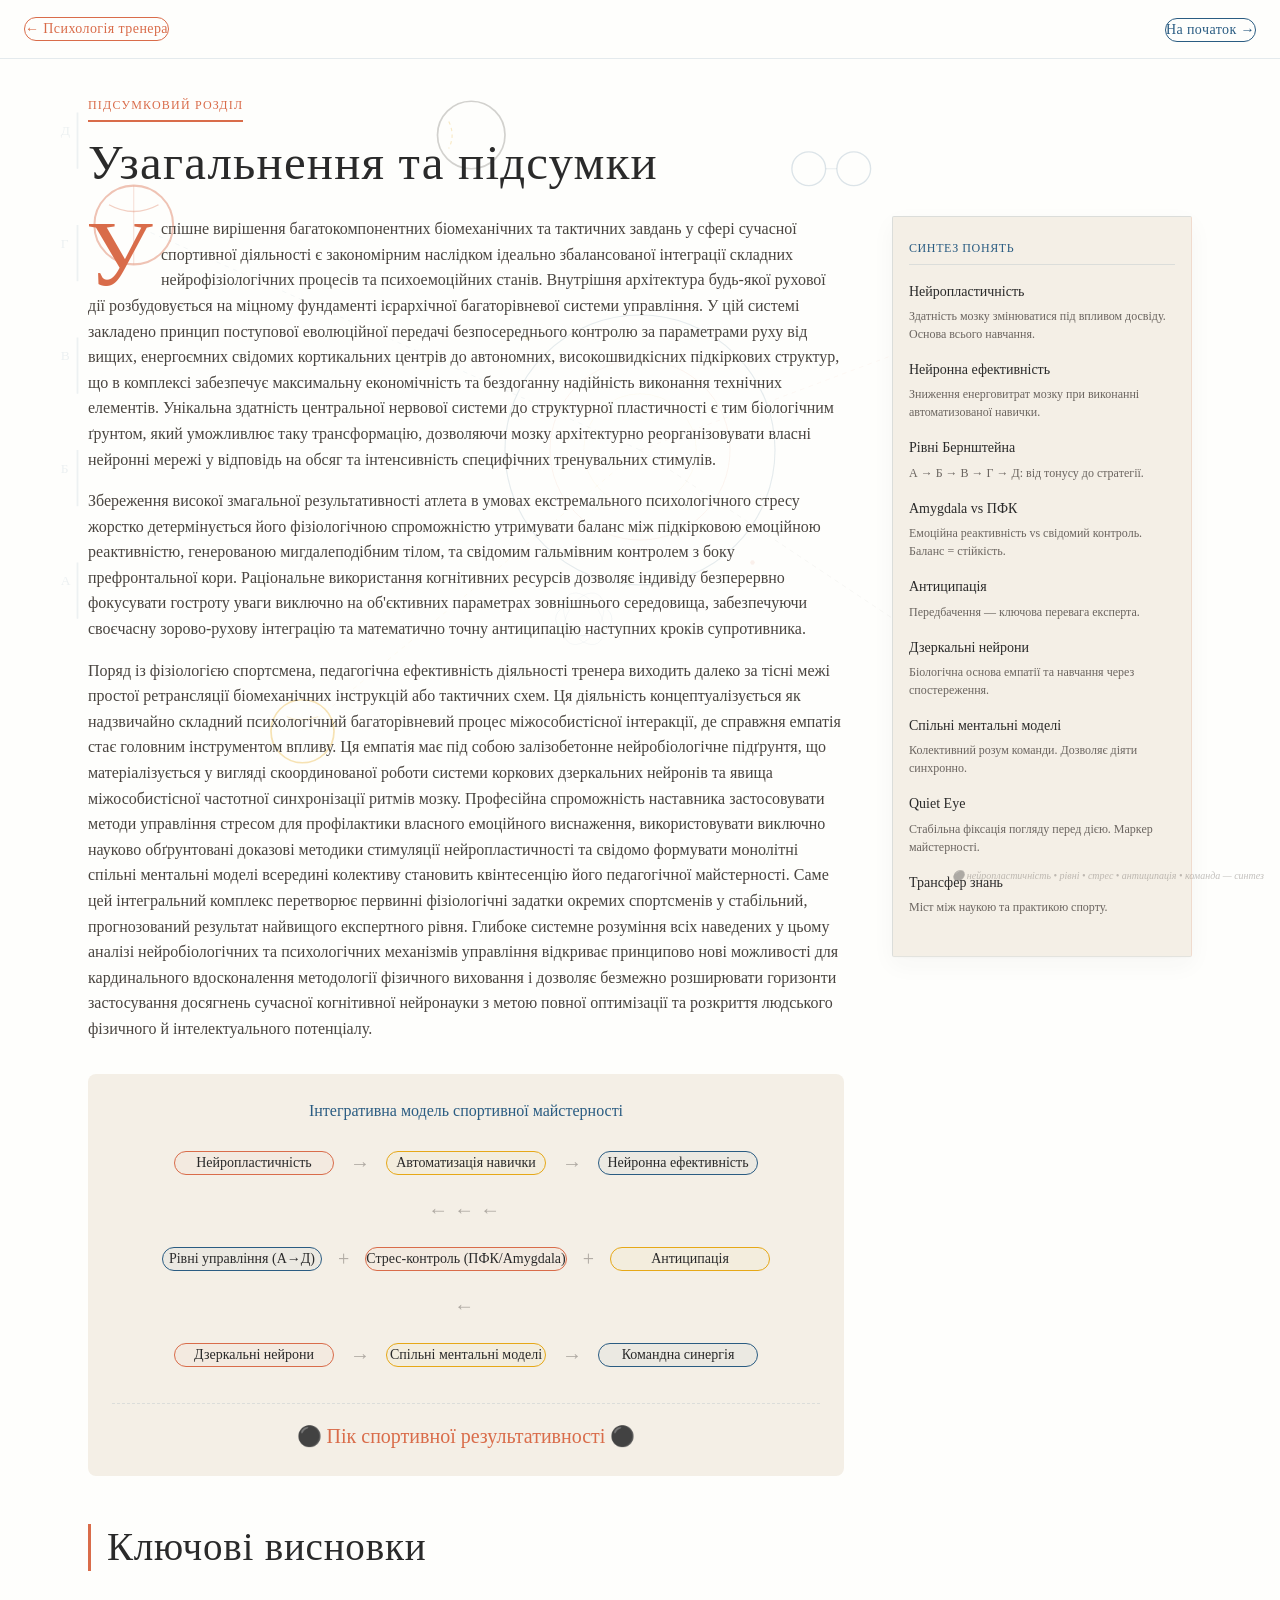
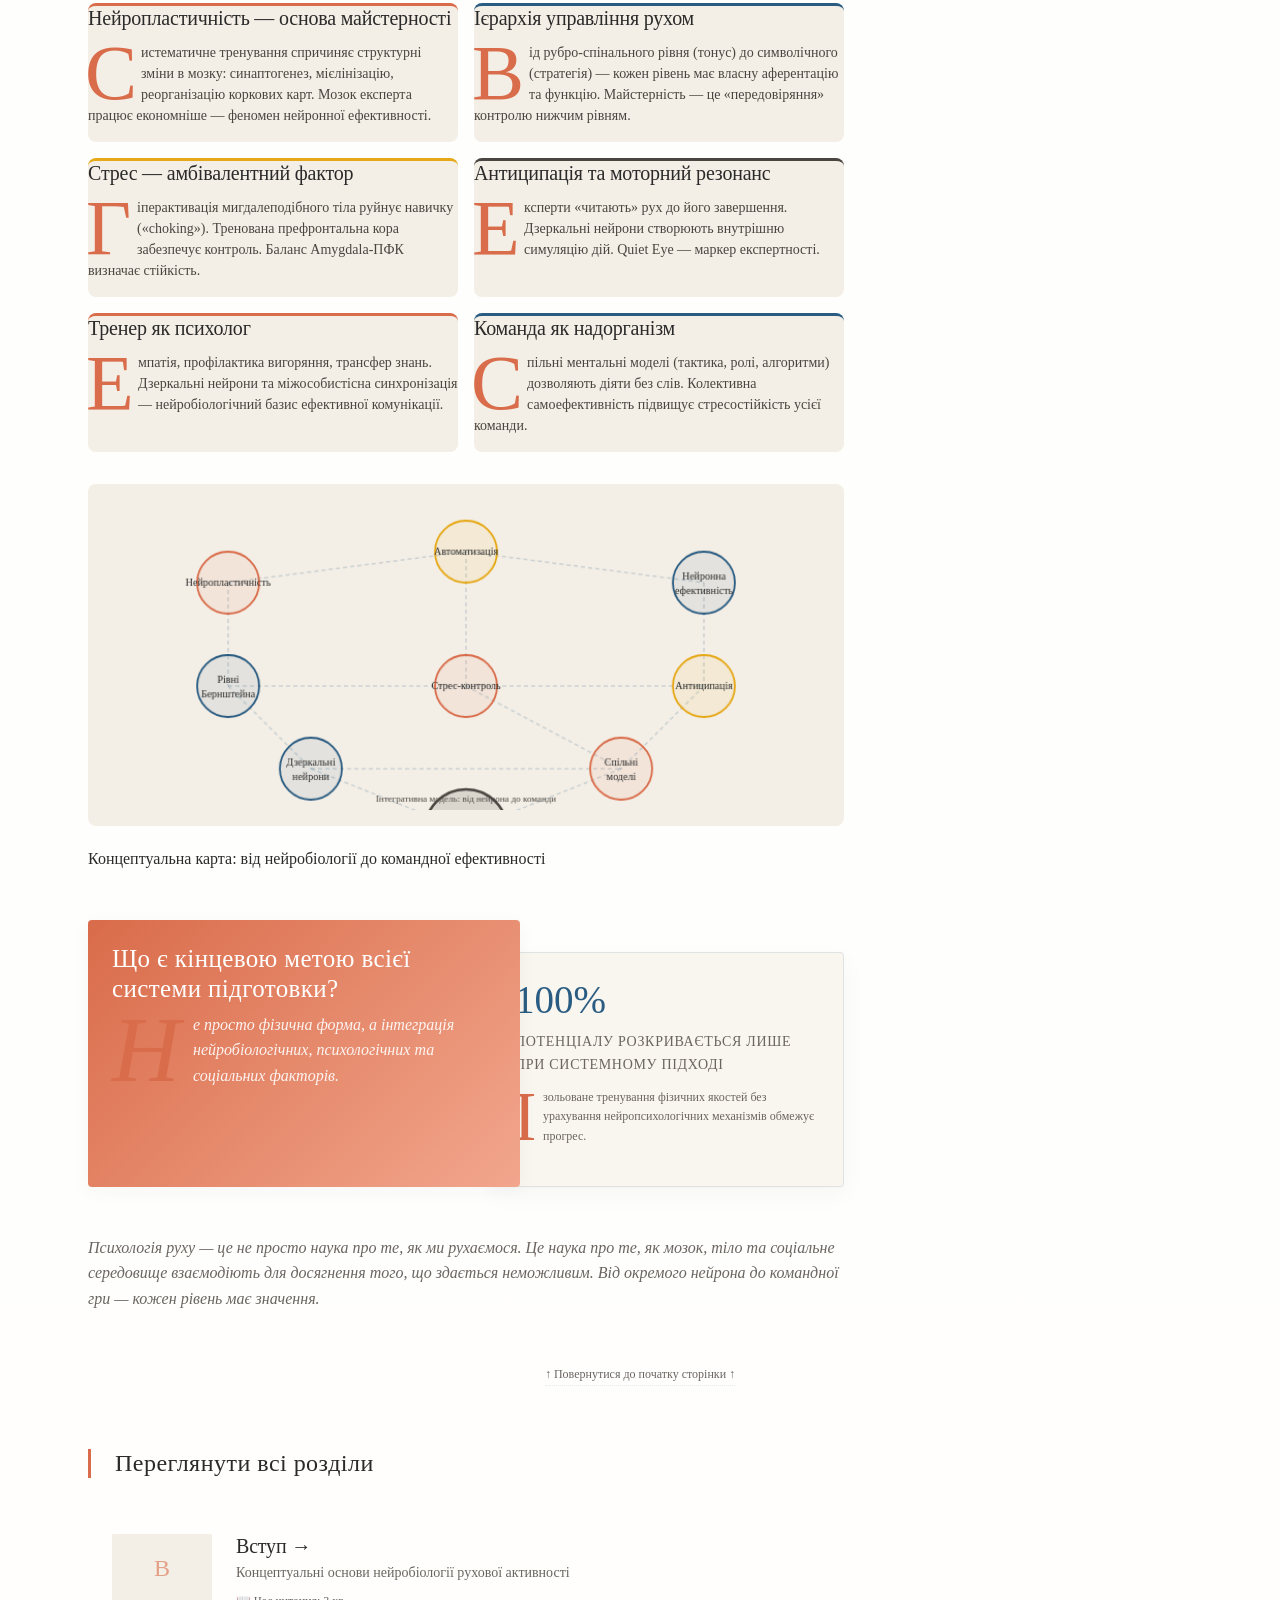
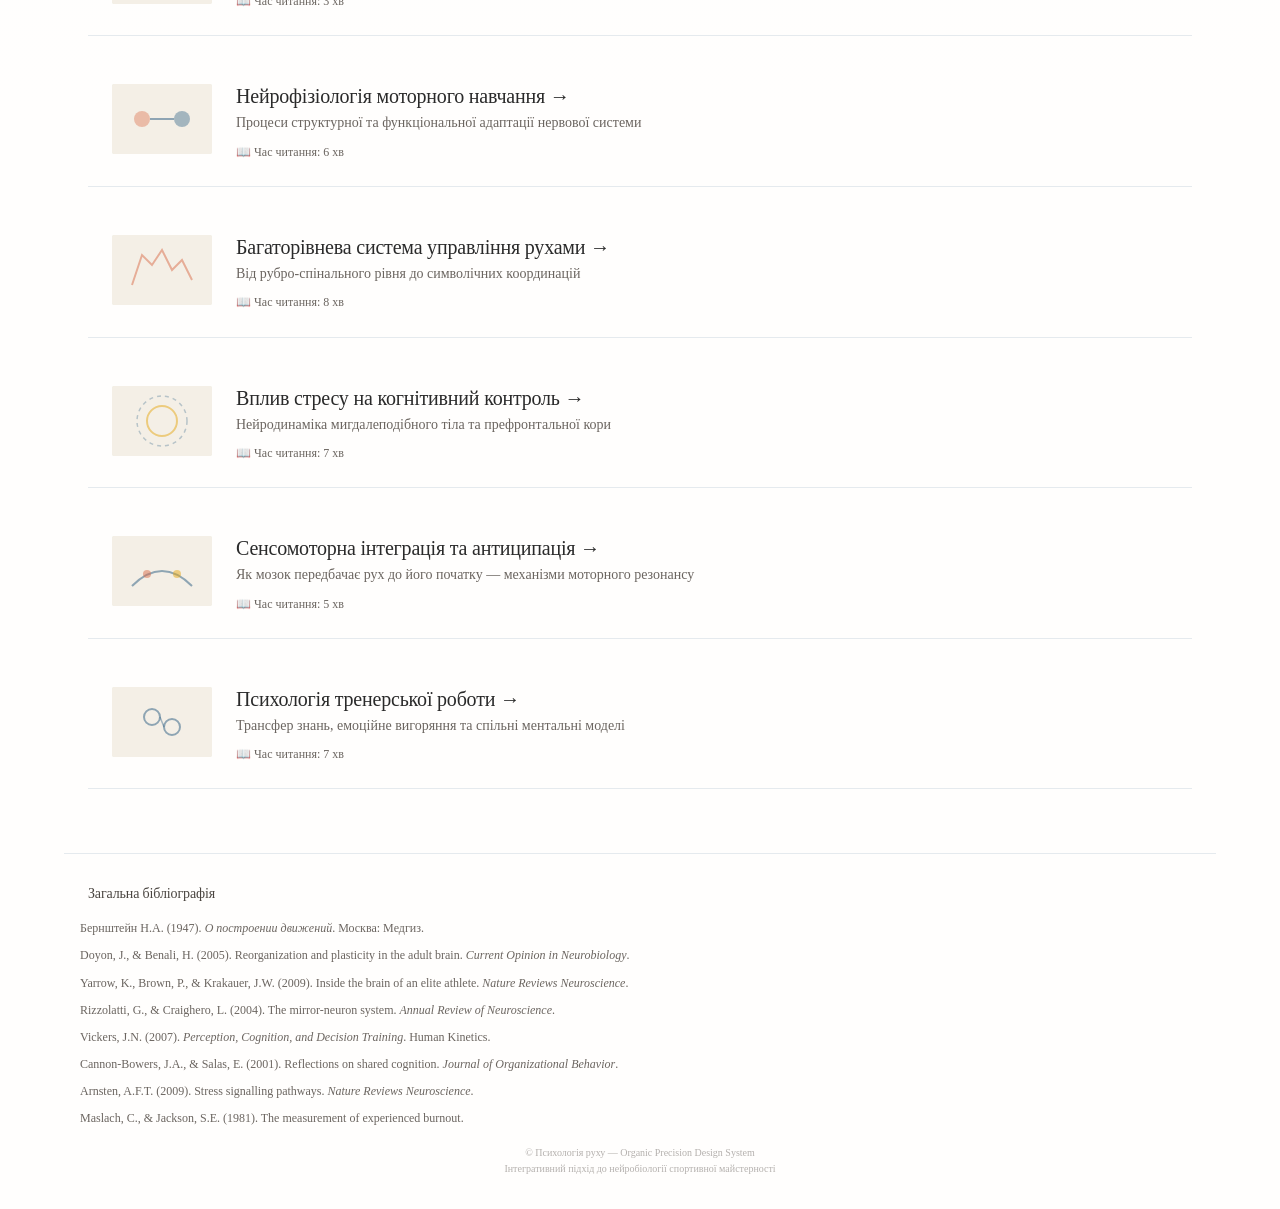
<file: conclusions.html>
<!DOCTYPE html>
<html lang="uk">
<head>
  <meta charset="UTF-8">
  <meta name="viewport" content="width=device-width, initial-scale=1.0">
  <title>Узагальнення та підсумки — Психологія руху</title>
  <link rel="stylesheet" href="style.css">
  
  <style>
    .bg-drawing {
      position: fixed;
      top: 0;
      left: 0;
      width: 100%;
      height: 100%;
      pointer-events: none;
      z-index: 0;
      opacity: 0.8;
    }
    
    .bg-drawing svg {
      width: 100%;
      height: 100%;
    }
    
    @keyframes floatBall1 {
      0%, 100% { transform: translate(0, 0) rotate(0deg); }
      25% { transform: translate(15px, -20px) rotate(5deg); }
      50% { transform: translate(-10px, -35px) rotate(-3deg); }
      75% { transform: translate(-20px, -10px) rotate(8deg); }
    }
    
    @keyframes floatBall2 {
      0%, 100% { transform: translate(0, 0) rotate(0deg); }
      33% { transform: translate(-25px, 15px) rotate(-7deg); }
      66% { transform: translate(15px, 30px) rotate(4deg); }
    }
    
    @keyframes floatBall3 {
      0%, 100% { transform: translate(0, 0) rotate(0deg); }
      20% { transform: translate(30px, -10px) rotate(6deg); }
      40% { transform: translate(-15px, 25px) rotate(-4deg); }
      60% { transform: translate(10px, -30px) rotate(3deg); }
      80% { transform: translate(-30px, -5px) rotate(-6deg); }
    }
    
    @keyframes spinBall {
      from { transform: rotate(0deg); }
      to { transform: rotate(360deg); }
    }
    
    @keyframes pulseSynthesis {
      0%, 100% { opacity: 0.08; }
      50% { opacity: 0.2; }
    }
    
    .ball-1 { animation: floatBall1 18s ease-in-out infinite; }
    .ball-2 { animation: floatBall2 22s ease-in-out infinite; }
    .ball-3 { animation: floatBall3 25s ease-in-out infinite; }
    .ball-4 { animation: floatBall1 20s ease-in-out infinite reverse; }
    .ball-5 { animation: floatBall2 28s ease-in-out infinite; }
    
    .spin-slow { animation: spinBall 40s linear infinite; }
    .spin-reverse { animation: spinBall 35s linear infinite reverse; }
    .pulse-synthesis { animation: pulseSynthesis 5s ease-in-out infinite; }
    
    .content-wrapper {
      position: relative;
      z-index: 2;
      min-height: 100vh;
    }
    
    .site-nav {
      display: flex;
      justify-content: space-between;
      align-items: center;
      padding: var(--space-4) var(--space-6);
      border-bottom: 1px solid var(--border-light);
      margin-bottom: var(--space-8);
    }
    
    .nav-button {
      font-family: 'Mackinac', serif;
      font-size: var(--text-sm);
      padding: var(--space-2) var(--space-5);
      background: transparent;
      border: 1.5px solid var(--accent-cool);
      color: var(--accent-cool);
      border-radius: 30px;
      cursor: pointer;
      transition: all var(--duration-base) var(--ease-out-expo);
      text-decoration: none;
      display: inline-block;
      letter-spacing: 0.03em;
    }
    
    .nav-button:hover {
      background: var(--accent-cool);
      color: white;
      transform: translateY(-2px);
      box-shadow: 0 4px 12px rgba(42, 92, 130, 0.15);
    }
    
    .nav-button-outline {
      border-color: var(--accent-warm-solid);
      color: var(--accent-warm-solid);
    }
    
    .nav-button-outline:hover {
      background: var(--accent-warm-solid);
      color: white;
    }
    
    .chapter-badge {
      display: inline-block;
      font-family: 'Mackinac', serif;
      font-size: var(--text-xs);
      text-transform: uppercase;
      letter-spacing: 0.1em;
      color: var(--accent-warm-solid);
      border-bottom: 2px solid var(--accent-warm-solid);
      padding-bottom: var(--space-1);
      margin-bottom: var(--space-3);
    }
    
    /* Synthesis diagram */
    .synthesis-diagram {
      display: flex;
      flex-direction: column;
      gap: var(--space-4);
      margin: var(--space-8) 0;
      padding: var(--space-6);
      background: var(--bg-secondary);
      border-radius: 8px;
    }
    
    .synthesis-row {
      display: flex;
      align-items: center;
      justify-content: center;
      gap: var(--space-4);
      flex-wrap: wrap;
    }
    
    .synthesis-node {
      padding: var(--space-3) var(--space-5);
      background: var(--bg-primary);
      border-radius: 30px;
      border: 1.5px solid;
      font-family: 'Mackinac', serif;
      font-size: var(--text-sm);
      text-align: center;
      min-width: 160px;
    }
    
    .synthesis-node.level-a { border-color: #D96C4A; background: rgba(217, 108, 74, 0.04); }
    .synthesis-node.level-b { border-color: #E6A817; background: rgba(230, 168, 23, 0.04); }
    .synthesis-node.level-c { border-color: #2A5C82; background: rgba(42, 92, 130, 0.04); }
    
    .synthesis-arrow {
      font-size: 20px;
      color: var(--text-muted);
      opacity: 0.5;
    }
    
    .synthesis-arrow.down {
      transform: rotate(90deg);
    }
    
    /* Key takeaways grid */
    .takeaways-grid {
      display: grid;
      grid-template-columns: repeat(auto-fit, minmax(280px, 1fr));
      gap: var(--space-4);
      margin: var(--space-8) 0;
    }
    
    .takeaway-card {
      background: var(--bg-secondary);
      padding: var(--space-5);
      border-radius: 8px;
      border-top: 3px solid;
      transition: transform var(--duration-base);
    }
    
    .takeaway-card:hover {
      transform: translateY(-4px);
    }
    
    .takeaway-card.card-1 { border-top-color: #D96C4A; }
    .takeaway-card.card-2 { border-top-color: #2A5C82; }
    .takeaway-card.card-3 { border-top-color: #E6A817; }
    .takeaway-card.card-4 { border-top-color: #4A4540; }
    
    .takeaway-card h4 {
      font-family: 'Mackinac', serif;
      font-size: var(--text-md);
      margin-bottom: var(--space-3);
      color: var(--text-primary);
    }
    
    .takeaway-card p {
      font-size: var(--text-sm);
      color: var(--text-secondary);
      line-height: 1.5;
    }
    
    /* Integration visualization */
    .integration-map {
      width: 100%;
      margin: var(--space-8) 0;
    }
    
    .map-canvas {
      width: 100%;
      height: auto;
      background: var(--bg-secondary);
      border-radius: 8px;
      padding: var(--space-4);
    }
    
    .drawing-note {
      position: fixed;
      bottom: var(--space-4);
      right: var(--space-4);
      font-size: 10px;
      color: var(--text-muted);
      opacity: 0.4;
      z-index: 10;
      font-style: italic;
    }
    
    /* Back to top link */
    .back-to-top {
      text-align: center;
      margin: var(--space-8) 0;
    }
    
    .back-to-top a {
      font-family: 'Mackinac', serif;
      font-size: var(--text-xs);
      color: var(--text-muted);
      text-decoration: none;
      border-bottom: 1px dotted var(--border-light);
      padding-bottom: var(--space-1);
    }
    
    .back-to-top a:hover {
      color: var(--accent-warm-solid);
      border-bottom-color: var(--accent-warm-solid);
    }
  </style>
</head>
<body>
  <!-- Background Drawings - Synthesis Theme -->
  <div class="bg-drawing">
    <svg viewBox="0 0 1200 800" preserveAspectRatio="xMidYMid slice" xmlns="http://www.w3.org/2000/svg">
      
      <!-- Central synthesis circle -->
      <circle cx="600" cy="400" r="120" fill="none" stroke="#2A5C82" stroke-width="1" opacity="0.15" class="pulse-synthesis"/>
      <circle cx="600" cy="400" r="80" fill="none" stroke="#D96C4A" stroke-width="0.8" opacity="0.1" class="pulse-synthesis" style="animation-delay: 1s;"/>
      <circle cx="600" cy="400" r="50" fill="none" stroke="#E6A817" stroke-width="0.6" opacity="0.08" class="pulse-synthesis" style="animation-delay: 2s;"/>
      
      <!-- Connecting lines from center to all balls (integration) -->
      <line x1="600" y1="400" x2="150" y2="200" stroke="#2A5C82" stroke-width="0.5" opacity="0.1" stroke-dasharray="4,4"/>
      <line x1="600" y1="400" x2="1000" y2="250" stroke="#D96C4A" stroke-width="0.5" opacity="0.1" stroke-dasharray="4,4"/>
      <line x1="600" y1="400" x2="300" y2="650" stroke="#E6A817" stroke-width="0.5" opacity="0.1" stroke-dasharray="4,4"/>
      <line x1="600" y1="400" x2="900" y2="600" stroke="#4A4540" stroke-width="0.5" opacity="0.1" stroke-dasharray="4,4"/>
      
      <!-- Basketball -->
      <g class="ball-1">
        <circle cx="150" cy="200" r="35" fill="none" stroke="#D96C4A" stroke-width="1.8" opacity="0.5"/>
        <path d="M128 182 Q150 194 172 182" fill="none" stroke="#D96C4A" stroke-width="1.2" opacity="0.4"/>
        <line x1="150" y1="165" x2="150" y2="235" stroke="#D96C4A" stroke-width="0.8" opacity="0.3"/>
      </g>
      
      <!-- Soccer ball -->
      <g class="ball-2">
        <circle cx="1000" cy="250" r="32" fill="none" stroke="#2A5C82" stroke-width="1.5" opacity="0.4"/>
        <polygon points="1000,230 1008,236 1008,248 1000,254 992,248 992,236" fill="none" stroke="#2A5C82" stroke-width="1" opacity="0.25"/>
      </g>
      
      <!-- Tennis ball -->
      <g class="ball-3">
        <circle cx="300" cy="650" r="28" fill="none" stroke="#E6A817" stroke-width="1.5" opacity="0.4"/>
        <path d="M286 637 Q298 643 314 637" fill="none" stroke="#E6A817" stroke-width="0.8" opacity="0.3"/>
      </g>
      
      <!-- Volleyball -->
      <g class="ball-4">
        <circle cx="900" cy="600" r="36" fill="none" stroke="#D96C4A" stroke-width="1.5" opacity="0.35"/>
        <path d="M874 585 Q900 598 926 585" fill="none" stroke="#D96C4A" stroke-width="1" opacity="0.3"/>
      </g>
      
      <!-- Baseball -->
      <g class="ball-5">
        <circle cx="450" cy="120" r="30" fill="none" stroke="#4A4540" stroke-width="1.5" opacity="0.3"/>
        <path d="M430 108 Q436 120 430 132" fill="none" stroke="#E6A817" stroke-width="1" opacity="0.3" stroke-dasharray="3,3"/>
      </g>
      
      <!-- Hierarchical level arcs (Bernstein's tower - rotated) -->
      <g opacity="0.1">
        <path d="M100 500 L100 550" stroke="#2A5C82" stroke-width="1.5"/>
        <text x="85" y="520" font-family="Georgia, serif" font-size="12" fill="#2A5C82">А</text>
        <path d="M100 400 L100 450" stroke="#2A5C82" stroke-width="1.5"/>
        <text x="85" y="420" font-family="Georgia, serif" font-size="12" fill="#2A5C82">Б</text>
        <path d="M100 300 L100 350" stroke="#2A5C82" stroke-width="1.5"/>
        <text x="85" y="320" font-family="Georgia, serif" font-size="12" fill="#2A5C82">В</text>
        <path d="M100 200 L100 250" stroke="#2A5C82" stroke-width="1.5"/>
        <text x="85" y="220" font-family="Georgia, serif" font-size="12" fill="#2A5C82">Г</text>
        <path d="M100 100 L100 150" stroke="#2A5C82" stroke-width="1.5"/>
        <text x="85" y="120" font-family="Georgia, serif" font-size="12" fill="#2A5C82">Д</text>
      </g>
      
      <!-- Mirror neuron pairs -->
      <g class="pulse-synthesis" style="animation-delay: 1.5s;">
        <circle cx="750" cy="150" r="15" fill="none" stroke="#2A5C82" stroke-width="1.2" opacity="0.2"/>
        <circle cx="790" cy="150" r="15" fill="none" stroke="#2A5C82" stroke-width="1.2" opacity="0.2"/>
        <line x1="765" y1="150" x2="775" y2="150" stroke="#2A5C82" stroke-width="0.8" opacity="0.15"/>
      </g>
      
      <!-- Stress response arc -->
      <path d="M1050 450 Q1100 500 1050 550" fill="none" stroke="#E6A817" stroke-width="1" opacity="0.12" stroke-dasharray="5,4"/>
      
      <!-- Neuron sparkles -->
      <circle cx="500" cy="300" r="2.5" fill="#E6A817" opacity="0.15" class="pulse-synthesis"/>
      <circle cx="700" cy="500" r="2" fill="#D96C4A" opacity="0.12" class="pulse-synthesis" style="animation-delay: 0.8s;"/>
      
      <!-- Rotating rings -->
      <g class="spin-slow" transform="translate(550, 550)">
        <ellipse cx="0" cy="0" rx="25" ry="15" fill="none" stroke="#2A5C82" stroke-width="0.6" opacity="0.1"/>
        <ellipse cx="0" cy="0" rx="25" ry="15" fill="none" stroke="#2A5C82" stroke-width="0.5" opacity="0.08" transform="rotate(60)"/>
        <ellipse cx="0" cy="0" rx="25" ry="15" fill="none" stroke="#2A5C82" stroke-width="0.5" opacity="0.08" transform="rotate(120)"/>
      </g>
    </svg>
  </div>
  
  <div class="content-wrapper">
    
    <!-- Navigation -->
    <nav class="site-nav">
      <a href="psychology.html" class="nav-button nav-button-outline">
        ← Психологія тренера
      </a>
      <div class="nav-buttons">
        <a href="index.html" class="nav-button">
          На початок →
        </a>
      </div>
    </nav>
    
    <main class="container">
      
      <div class="chapter-badge">Підсумковий розділ</div>
      <h1>Узагальнення та підсумки</h1>
      
      <div class="content-grid">
        
        <article class="article-body">
          
          <p>Успішне вирішення багатокомпонентних біомеханічних та тактичних завдань у сфері сучасної спортивної діяльності є закономірним наслідком ідеально збалансованої інтеграції складних нейрофізіологічних процесів та психоемоційних станів. Внутрішня архітектура будь-якої рухової дії розбудовується на міцному фундаменті ієрархічної багаторівневої системи управління. У цій системі закладено принцип поступової еволюційної передачі безпосереднього контролю за параметрами руху від вищих, енергоємних свідомих кортикальних центрів до автономних, високошвидкісних підкіркових структур, що в комплексі забезпечує максимальну економічність та бездоганну надійність виконання технічних елементів. Унікальна здатність центральної нервової системи до структурної пластичності є тим біологічним ґрунтом, який уможливлює таку трансформацію, дозволяючи мозку архітектурно реорганізовувати власні нейронні мережі у відповідь на обсяг та інтенсивність специфічних тренувальних стимулів.</p>
          
          <p>Збереження високої змагальної результативності атлета в умовах екстремального психологічного стресу жорстко детермінується його фізіологічною спроможністю утримувати баланс між підкірковою емоційною реактивністю, генерованою мигдалеподібним тілом, та свідомим гальмівним контролем з боку префронтальної кори. Раціональне використання когнітивних ресурсів дозволяє індивіду безперервно фокусувати гостроту уваги виключно на об'єктивних параметрах зовнішнього середовища, забезпечуючи своєчасну зорово-рухову інтеграцію та математично точну антиципацію наступних кроків супротивника.</p>
          
          <p>Поряд із фізіологією спортсмена, педагогічна ефективність діяльності тренера виходить далеко за тісні межі простої ретрансляції біомеханічних інструкцій або тактичних схем. Ця діяльність концептуалізується як надзвичайно складний психологічний багаторівневий процес міжособистісної інтеракції, де справжня емпатія стає головним інструментом впливу. Ця емпатія має під собою залізобетонне нейробіологічне підґрунтя, що матеріалізується у вигляді скоординованої роботи системи коркових дзеркальних нейронів та явища міжособистісної частотної синхронізації ритмів мозку. Професійна спроможність наставника застосовувати методи управління стресом для профілактики власного емоційного виснаження, використовувати виключно науково обґрунтовані доказові методики стимуляції нейропластичності та свідомо формувати монолітні спільні ментальні моделі всередині колективу становить квінтесенцію його педагогічної майстерності. Саме цей інтегральний комплекс перетворює первинні фізіологічні задатки окремих спортсменів у стабільний, прогнозований результат найвищого експертного рівня. Глибоке системне розуміння всіх наведених у цьому аналізі нейробіологічних та психологічних механізмів управління відкриває принципово нові можливості для кардинального вдосконалення методології фізичного виховання і дозволяє безмежно розширювати горизонти застосування досягнень сучасної когнітивної нейронауки з метою повної оптимізації та розкриття людського фізичного й інтелектуального потенціалу.</p>
          
          <!-- Synthesis Diagram -->
          <div class="synthesis-diagram">
            <div style="text-align: center; font-family: 'Mackinac', serif; color: var(--accent-cool); margin-bottom: var(--space-2);">
              Інтегративна модель спортивної майстерності
            </div>
            
            <div class="synthesis-row">
              <div class="synthesis-node level-a">Нейропластичність</div>
              <span class="synthesis-arrow">→</span>
              <div class="synthesis-node level-b">Автоматизація навички</div>
              <span class="synthesis-arrow">→</span>
              <div class="synthesis-node level-c">Нейронна ефективність</div>
            </div>
            
            <div class="synthesis-row">
              <span class="synthesis-arrow down">↓</span>
              <span class="synthesis-arrow down">↓</span>
              <span class="synthesis-arrow down">↓</span>
            </div>
            
            <div class="synthesis-row">
              <div class="synthesis-node level-c">Рівні управління (А→Д)</div>
              <span class="synthesis-arrow">+</span>
              <div class="synthesis-node level-a">Стрес-контроль (ПФК/Amygdala)</div>
              <span class="synthesis-arrow">+</span>
              <div class="synthesis-node level-b">Антиципація</div>
            </div>
            
            <div class="synthesis-row">
              <span class="synthesis-arrow down">↓</span>
            </div>
            
            <div class="synthesis-row">
              <div class="synthesis-node level-a">Дзеркальні нейрони</div>
              <span class="synthesis-arrow">→</span>
              <div class="synthesis-node level-b">Спільні ментальні моделі</div>
              <span class="synthesis-arrow">→</span>
              <div class="synthesis-node level-c">Командна синергія</div>
            </div>
            
            <div style="text-align: center; margin-top: var(--space-4); padding-top: var(--space-4); border-top: 1px dashed var(--border-light);">
              <span style="font-family: 'Mackinac', serif; font-size: var(--text-md); color: var(--accent-warm-solid);">⚫ Пік спортивної результативності ⚫</span>
            </div>
          </div>
          
          <!-- Key Takeaways Grid -->
          <h2 style="margin-top: var(--space-12);">Ключові висновки</h2>
          
          <div class="takeaways-grid">
            <div class="takeaway-card card-1">
              <h4>Нейропластичність — основа майстерності</h4>
              <p>Систематичне тренування спричиняє структурні зміни в мозку: синаптогенез, мієлінізацію, реорганізацію коркових карт. Мозок експерта працює економніше — феномен нейронної ефективності.</p>
            </div>
            
            <div class="takeaway-card card-2">
              <h4>Ієрархія управління рухом</h4>
              <p>Від рубро-спінального рівня (тонус) до символічного (стратегія) — кожен рівень має власну аферентацію та функцію. Майстерність — це «передовіряння» контролю нижчим рівням.</p>
            </div>
            
            <div class="takeaway-card card-3">
              <h4>Стрес — амбівалентний фактор</h4>
              <p>Гіперактивація мигдалеподібного тіла руйнує навичку («choking»). Тренована префронтальна кора забезпечує контроль. Баланс Amygdala-ПФК визначає стійкість.</p>
            </div>
            
            <div class="takeaway-card card-4">
              <h4>Антиципація та моторний резонанс</h4>
              <p>Експерти «читають» рух до його завершення. Дзеркальні нейрони створюють внутрішню симуляцію дій. Quiet Eye — маркер експертності.</p>
            </div>
            
            <div class="takeaway-card card-1">
              <h4>Тренер як психолог</h4>
              <p>Емпатія, профілактика вигоряння, трансфер знань. Дзеркальні нейрони та міжособистісна синхронізація — нейробіологічний базис ефективної комунікації.</p>
            </div>
            
            <div class="takeaway-card card-2">
              <h4>Команда як надорганізм</h4>
              <p>Спільні ментальні моделі (тактика, ролі, алгоритми) дозволяють діяти без слів. Колективна самоефективність підвищує стресостійкість усієї команди.</p>
            </div>
          </div>
          
          <!-- Integration Map Canvas -->
          <div class="integration-map">
            <canvas id="integration-canvas" class="map-canvas" width="700" height="300"></canvas>
            <div class="graph-caption" style="margin-top: var(--space-3);">
              Концептуальна карта: від нейробіології до командної ефективності
            </div>
          </div>
          
          <!-- Final Evidence Module -->
          <div class="evidence-module">
            <div class="question-card">
              <h3>Що є кінцевою метою всієї системи підготовки?</h3>
              <p>Не просто фізична форма, а інтеграція нейробіологічних, психологічних та соціальних факторів.</p>
            </div>
            <div class="evidence-card">
              <div class="data-point">100%</div>
              <div class="data-label">потенціалу розкривається лише при системному підході</div>
              <p style="margin-top: var(--space-3); font-size: var(--text-xs); color: var(--text-muted);">
                Ізольоване тренування фізичних якостей без урахування нейропсихологічних механізмів обмежує прогрес.
              </p>
            </div>
          </div>
          
          <!-- Final paragraph -->
          <p style="margin-top: var(--space-8); font-style: italic; color: var(--text-muted);">
            Психологія руху — це не просто наука про те, як ми рухаємося. Це наука про те, як мозок, тіло та соціальне середовище взаємодіють для досягнення того, що здається неможливим. Від окремого нейрона до командної гри — кожен рівень має значення.
          </p>
          
        </article>
        
        <!-- Sticky Glossary - Final Synthesis -->
        <aside class="glossary-sidebar">
          <h4>Синтез понять</h4>
          
          <div class="glossary-item">
            <div class="glossary-term">Нейропластичність</div>
            <div class="glossary-def">Здатність мозку змінюватися під впливом досвіду. Основа всього навчання.</div>
          </div>
          
          <div class="glossary-item">
            <div class="glossary-term">Нейронна ефективність</div>
            <div class="glossary-def">Зниження енерговитрат мозку при виконанні автоматизованої навички.</div>
          </div>
          
          <div class="glossary-item">
            <div class="glossary-term">Рівні Бернштейна</div>
            <div class="glossary-def">А → Б → В → Г → Д: від тонусу до стратегії.</div>
          </div>
          
          <div class="glossary-item">
            <div class="glossary-term">Amygdala vs ПФК</div>
            <div class="glossary-def">Емоційна реактивність vs свідомий контроль. Баланс = стійкість.</div>
          </div>
          
          <div class="glossary-item">
            <div class="glossary-term">Антиципація</div>
            <div class="glossary-def">Передбачення — ключова перевага експерта.</div>
          </div>
          
          <div class="glossary-item">
            <div class="glossary-term">Дзеркальні нейрони</div>
            <div class="glossary-def">Біологічна основа емпатії та навчання через спостереження.</div>
          </div>
          
          <div class="glossary-item">
            <div class="glossary-term">Спільні ментальні моделі</div>
            <div class="glossary-def">Колективний розум команди. Дозволяє діяти синхронно.</div>
          </div>
          
          <div class="glossary-item">
            <div class="glossary-term">Quiet Eye</div>
            <div class="glossary-def">Стабільна фіксація погляду перед дією. Маркер майстерності.</div>
          </div>
          
          <div class="glossary-item">
            <div class="glossary-term">Трансфер знань</div>
            <div class="glossary-def">Міст між наукою та практикою спорту.</div>
          </div>
        </aside>
        
      </div>
      
      <!-- Back to top -->
      <div class="back-to-top">
        <a href="#">↑ Повернутися до початку сторінки ↑</a>
      </div>
      
<!-- Final Navigation Cards -->
<div style="margin: 4rem 0;">
  <h3 style="font-family: 'Mackinac', Georgia, serif; font-size: 1.5rem; margin-bottom: 2rem; color: #2A2A2A; letter-spacing: 0.02em; border-left: 3px solid #D96C4A; padding-left: 1.5rem;">Переглянути всі розділи</h3>
  
  <!-- Card 1: Introduction -->
  <div style="display: flex; align-items: flex-start; gap: 1.5rem; padding: 1.5rem; margin: 1.5rem 0; border-bottom: 1px solid rgba(42, 92, 130, 0.12); cursor: pointer;" onclick="window.location.href='index.html'">
    <div style="width: 100px; height: 70px; flex-shrink: 0; background: #F4EFE6; border-radius: 2px; overflow: hidden;">
      <svg width="100" height="70" viewBox="0 0 100 70" xmlns="http://www.w3.org/2000/svg">
        <rect width="100" height="70" fill="#F4EFE6"/>
        <text x="50" y="42" font-family="Georgia, serif" font-size="24" fill="#D96C4A" text-anchor="middle" opacity="0.6">В</text>
      </svg>
    </div>
    <div style="flex: 1;">
      <h4 style="font-family: 'Mackinac', Georgia, serif; font-size: 1.25rem; margin: 0 0 0.25rem 0; color: #2A2A2A; font-weight: 500;">Вступ →</h4>
      <p style="font-size: 0.875rem; color: #6B6560; margin: 0 0 0.5rem 0;">Концептуальні основи нейробіології рухової активності</p>
      <div style="display: flex; align-items: center; gap: 0.5rem; font-size: 0.75rem; color: #6B6560;">
        <span style="display: flex; align-items: center; gap: 0.25rem;">📖 Час читання: 3 хв</span>
      </div>
    </div>
  </div>
  
  <!-- Card 2: Neurophysiology -->
  <div style="display: flex; align-items: flex-start; gap: 1.5rem; padding: 1.5rem; margin: 1.5rem 0; border-bottom: 1px solid rgba(42, 92, 130, 0.12); cursor: pointer;" onclick="window.location.href='neurophysiology.html'">
    <div style="width: 100px; height: 70px; flex-shrink: 0; background: #F4EFE6; border-radius: 2px; overflow: hidden;">
      <svg width="100" height="70" viewBox="0 0 100 70" xmlns="http://www.w3.org/2000/svg">
        <rect width="100" height="70" fill="#F4EFE6"/>
        <circle cx="30" cy="35" r="8" fill="#D96C4A" opacity="0.4"/>
        <circle cx="70" cy="35" r="8" fill="#2A5C82" opacity="0.4"/>
        <line x1="38" y1="35" x2="62" y2="35" stroke="#2A5C82" stroke-width="2" opacity="0.5"/>
      </svg>
    </div>
    <div style="flex: 1;">
      <h4 style="font-family: 'Mackinac', Georgia, serif; font-size: 1.25rem; margin: 0 0 0.25rem 0; color: #2A2A2A; font-weight: 500;">Нейрофізіологія моторного навчання →</h4>
      <p style="font-size: 0.875rem; color: #6B6560; margin: 0 0 0.5rem 0;">Процеси структурної та функціональної адаптації нервової системи</p>
      <div style="display: flex; align-items: center; gap: 0.5rem; font-size: 0.75rem; color: #6B6560;">
        <span style="display: flex; align-items: center; gap: 0.25rem;">📖 Час читання: 6 хв</span>
      </div>
    </div>
  </div>
  
  <!-- Card 3: Conceptualisation -->
  <div style="display: flex; align-items: flex-start; gap: 1.5rem; padding: 1.5rem; margin: 1.5rem 0; border-bottom: 1px solid rgba(42, 92, 130, 0.12); cursor: pointer;" onclick="window.location.href='conceptualisation.html'">
    <div style="width: 100px; height: 70px; flex-shrink: 0; background: #F4EFE6; border-radius: 2px; overflow: hidden;">
      <svg width="100" height="70" viewBox="0 0 100 70" xmlns="http://www.w3.org/2000/svg">
        <rect width="100" height="70" fill="#F4EFE6"/>
        <path d="M20,50 L30,20 L40,30 L50,15 L60,35 L70,25 L80,45" fill="none" stroke="#D96C4A" stroke-width="2" opacity="0.5"/>
      </svg>
    </div>
    <div style="flex: 1;">
      <h4 style="font-family: 'Mackinac', Georgia, serif; font-size: 1.25rem; margin: 0 0 0.25rem 0; color: #2A2A2A; font-weight: 500;">Багаторівнева система управління рухами →</h4>
      <p style="font-size: 0.875rem; color: #6B6560; margin: 0 0 0.5rem 0;">Від рубро-спінального рівня до символічних координацій</p>
      <div style="display: flex; align-items: center; gap: 0.5rem; font-size: 0.75rem; color: #6B6560;">
        <span style="display: flex; align-items: center; gap: 0.25rem;">📖 Час читання: 8 хв</span>
      </div>
    </div>
  </div>
  
  <!-- Card 4: Stress -->
  <div style="display: flex; align-items: flex-start; gap: 1.5rem; padding: 1.5rem; margin: 1.5rem 0; border-bottom: 1px solid rgba(42, 92, 130, 0.12); cursor: pointer;" onclick="window.location.href='stress.html'">
    <div style="width: 100px; height: 70px; flex-shrink: 0; background: #F4EFE6; border-radius: 2px; overflow: hidden;">
      <svg width="100" height="70" viewBox="0 0 100 70" xmlns="http://www.w3.org/2000/svg">
        <rect width="100" height="70" fill="#F4EFE6"/>
        <circle cx="50" cy="35" r="15" fill="none" stroke="#E6A817" stroke-width="2" opacity="0.5"/>
        <circle cx="50" cy="35" r="25" fill="none" stroke="#2A5C82" stroke-width="1.5" opacity="0.3" stroke-dasharray="4,4"/>
      </svg>
    </div>
    <div style="flex: 1;">
      <h4 style="font-family: 'Mackinac', Georgia, serif; font-size: 1.25rem; margin: 0 0 0.25rem 0; color: #2A2A2A; font-weight: 500;">Вплив стресу на когнітивний контроль →</h4>
      <p style="font-size: 0.875rem; color: #6B6560; margin: 0 0 0.5rem 0;">Нейродинаміка мигдалеподібного тіла та префронтальної кори</p>
      <div style="display: flex; align-items: center; gap: 0.5rem; font-size: 0.75rem; color: #6B6560;">
        <span style="display: flex; align-items: center; gap: 0.25rem;">📖 Час читання: 7 хв</span>
      </div>
    </div>
  </div>
  
  <!-- Card 5: Integration -->
  <div style="display: flex; align-items: flex-start; gap: 1.5rem; padding: 1.5rem; margin: 1.5rem 0; border-bottom: 1px solid rgba(42, 92, 130, 0.12); cursor: pointer;" onclick="window.location.href='integration.html'">
    <div style="width: 100px; height: 70px; flex-shrink: 0; background: #F4EFE6; border-radius: 2px; overflow: hidden;">
      <svg width="100" height="70" viewBox="0 0 100 70" xmlns="http://www.w3.org/2000/svg">
        <rect width="100" height="70" fill="#F4EFE6"/>
        <path d="M20,50 Q50,20 80,50" fill="none" stroke="#2A5C82" stroke-width="2" opacity="0.5"/>
        <circle cx="35" cy="38" r="4" fill="#D96C4A" opacity="0.5"/>
        <circle cx="65" cy="38" r="4" fill="#E6A817" opacity="0.5"/>
      </svg>
    </div>
    <div style="flex: 1;">
      <h4 style="font-family: 'Mackinac', Georgia, serif; font-size: 1.25rem; margin: 0 0 0.25rem 0; color: #2A2A2A; font-weight: 500;">Сенсомоторна інтеграція та антиципація →</h4>
      <p style="font-size: 0.875rem; color: #6B6560; margin: 0 0 0.5rem 0;">Як мозок передбачає рух до його початку — механізми моторного резонансу</p>
      <div style="display: flex; align-items: center; gap: 0.5rem; font-size: 0.75rem; color: #6B6560;">
        <span style="display: flex; align-items: center; gap: 0.25rem;">📖 Час читання: 5 хв</span>
      </div>
    </div>
  </div>
  
  <!-- Card 6: Psychology -->
  <div style="display: flex; align-items: flex-start; gap: 1.5rem; padding: 1.5rem; margin: 1.5rem 0; border-bottom: 1px solid rgba(42, 92, 130, 0.12); cursor: pointer;" onclick="window.location.href='psychology.html'">
    <div style="width: 100px; height: 70px; flex-shrink: 0; background: #F4EFE6; border-radius: 2px; overflow: hidden;">
      <svg width="100" height="70" viewBox="0 0 100 70" xmlns="http://www.w3.org/2000/svg">
        <rect width="100" height="70" fill="#F4EFE6"/>
        <circle cx="40" cy="30" r="8" fill="none" stroke="#2A5C82" stroke-width="2" opacity="0.5"/>
        <circle cx="60" cy="40" r="8" fill="none" stroke="#2A5C82" stroke-width="2" opacity="0.5"/>
        <line x1="48" y1="30" x2="52" y2="40" stroke="#2A5C82" stroke-width="1.5" opacity="0.4"/>
      </svg>
    </div>
    <div style="flex: 1;">
      <h4 style="font-family: 'Mackinac', Georgia, serif; font-size: 1.25rem; margin: 0 0 0.25rem 0; color: #2A2A2A; font-weight: 500;">Психологія тренерської роботи →</h4>
      <p style="font-size: 0.875rem; color: #6B6560; margin: 0 0 0.5rem 0;">Трансфер знань, емоційне вигоряння та спільні ментальні моделі</p>
      <div style="display: flex; align-items: center; gap: 0.5rem; font-size: 0.75rem; color: #6B6560;">
        <span style="display: flex; align-items: center; gap: 0.25rem;">📖 Час читання: 7 хв</span>
      </div>
    </div>
  </div>
</div>
      
    </main>
    
    <footer class="references" style="max-width: var(--container-max); margin: 0 auto; padding: var(--space-8) var(--space-6);">
      <h5>Загальна бібліографія</h5>
      <ul class="reference-list">
        <li>Бернштейн Н.А. (1947). <em>О построении движений</em>. Москва: Медгиз.</li>
        <li>Doyon, J., & Benali, H. (2005). Reorganization and plasticity in the adult brain. <em>Current Opinion in Neurobiology</em>.</li>
        <li>Yarrow, K., Brown, P., & Krakauer, J.W. (2009). Inside the brain of an elite athlete. <em>Nature Reviews Neuroscience</em>.</li>
        <li>Rizzolatti, G., & Craighero, L. (2004). The mirror-neuron system. <em>Annual Review of Neuroscience</em>.</li>
        <li>Vickers, J.N. (2007). <em>Perception, Cognition, and Decision Training</em>. Human Kinetics.</li>
        <li>Cannon-Bowers, J.A., & Salas, E. (2001). Reflections on shared cognition. <em>Journal of Organizational Behavior</em>.</li>
        <li>Arnsten, A.F.T. (2009). Stress signalling pathways. <em>Nature Reviews Neuroscience</em>.</li>
        <li>Maslach, C., & Jackson, S.E. (1981). The measurement of experienced burnout.</li>
      </ul>
      <p style="margin-top: var(--space-4); font-size: 10px; opacity: 0.5; text-align: center;">
        © Психологія руху — Organic Precision Design System<br>
        Інтегративний підхід до нейробіології спортивної майстерності
      </p>
    </footer>
    
  </div>
  
  <div class="drawing-note">
    ⚫ нейропластичність • рівні • стрес • антиципація • команда — синтез
  </div>
  
  <!-- Integration Map Canvas Script -->
  <script>
    (function() {
      const canvas = document.getElementById('integration-canvas');
      if (!canvas) return;
      
      const ctx = canvas.getContext('2d');
      const w = canvas.width, h = canvas.height;
      
      ctx.fillStyle = '#F4EFE6';
      ctx.fillRect(0, 0, w, h);
      
      // Draw concept map
      const nodes = [
        { x: 120, y: 80, label: 'Нейропластичність', color: '#D96C4A' },
        { x: 350, y: 50, label: 'Автоматизація', color: '#E6A817' },
        { x: 580, y: 80, label: 'Нейронна ефективність', color: '#2A5C82' },
        { x: 120, y: 180, label: 'Рівні Бернштейна', color: '#2A5C82' },
        { x: 350, y: 180, label: 'Стрес-контроль', color: '#D96C4A' },
        { x: 580, y: 180, label: 'Антиципація', color: '#E6A817' },
        { x: 200, y: 260, label: 'Дзеркальні нейрони', color: '#2A5C82' },
        { x: 500, y: 260, label: 'Спільні моделі', color: '#D96C4A' },
        { x: 350, y: 320, label: 'КОМАНДНА СИНЕРГІЯ', color: '#4A4540' }
      ];
      
      // Draw connections
      ctx.strokeStyle = 'rgba(42, 92, 130, 0.2)';
      ctx.lineWidth = 1.5;
      ctx.setLineDash([4, 3]);
      
      // Connections array [from, to]
      const connections = [
        [0, 1], [1, 2], [0, 3], [1, 4], [2, 5],
        [3, 4], [4, 5], [3, 6], [4, 7], [5, 7],
        [6, 8], [7, 8], [6, 7]
      ];
      
      connections.forEach(([from, to]) => {
        ctx.beginPath();
        ctx.moveTo(nodes[from].x, nodes[from].y);
        ctx.lineTo(nodes[to].x, nodes[to].y);
        ctx.stroke();
      });
      
      ctx.setLineDash([]);
      
      // Draw nodes
      nodes.forEach((node, i) => {
        // Node circle
        ctx.fillStyle = i === 8 ? 'rgba(74, 69, 64, 0.15)' : `${node.color}15`;
        ctx.strokeStyle = node.color;
        ctx.lineWidth = i === 8 ? 2.5 : 1.8;
        ctx.beginPath();
        ctx.arc(node.x, node.y, i === 8 ? 40 : 30, 0, Math.PI * 2);
        ctx.fill();
        ctx.stroke();
        
        // Label
        ctx.fillStyle = '#2A2A2A';
        ctx.font = i === 8 ? 'bold 11px "Mackinac", serif' : '10px "Tiempos", serif';
        ctx.textAlign = 'center';
        ctx.textBaseline = 'middle';
        
        const lines = node.label.split(' ');
        if (lines.length > 1) {
          ctx.fillText(lines[0], node.x, node.y - 6);
          ctx.fillText(lines[1], node.x, node.y + 8);
        } else {
          ctx.fillText(node.label, node.x, node.y);
        }
      });
      
      // Title
      ctx.fillStyle = '#4A4540';
      ctx.font = '9px "Tiempos", serif';
      ctx.textAlign = 'center';
      ctx.fillText('Інтегративна модель: від нейрона до команди', w/2, h - 10);
    })();
  </script>
  
  <script src="main.js"></script>
   <script>
  // Оживляємо картки, не змінюючи їхній зовнішній вигляд
  document.querySelectorAll('.article-card').forEach(card => {
    card.style.cursor = 'pointer'; // Додаємо курсор-палець при наведенні

    card.addEventListener('click', () => {
      const destination = card.getAttribute('data-href');
      if (destination) {
        window.location.href = destination;
      }
    });
  });
</script>
</body>
</html>
</file>
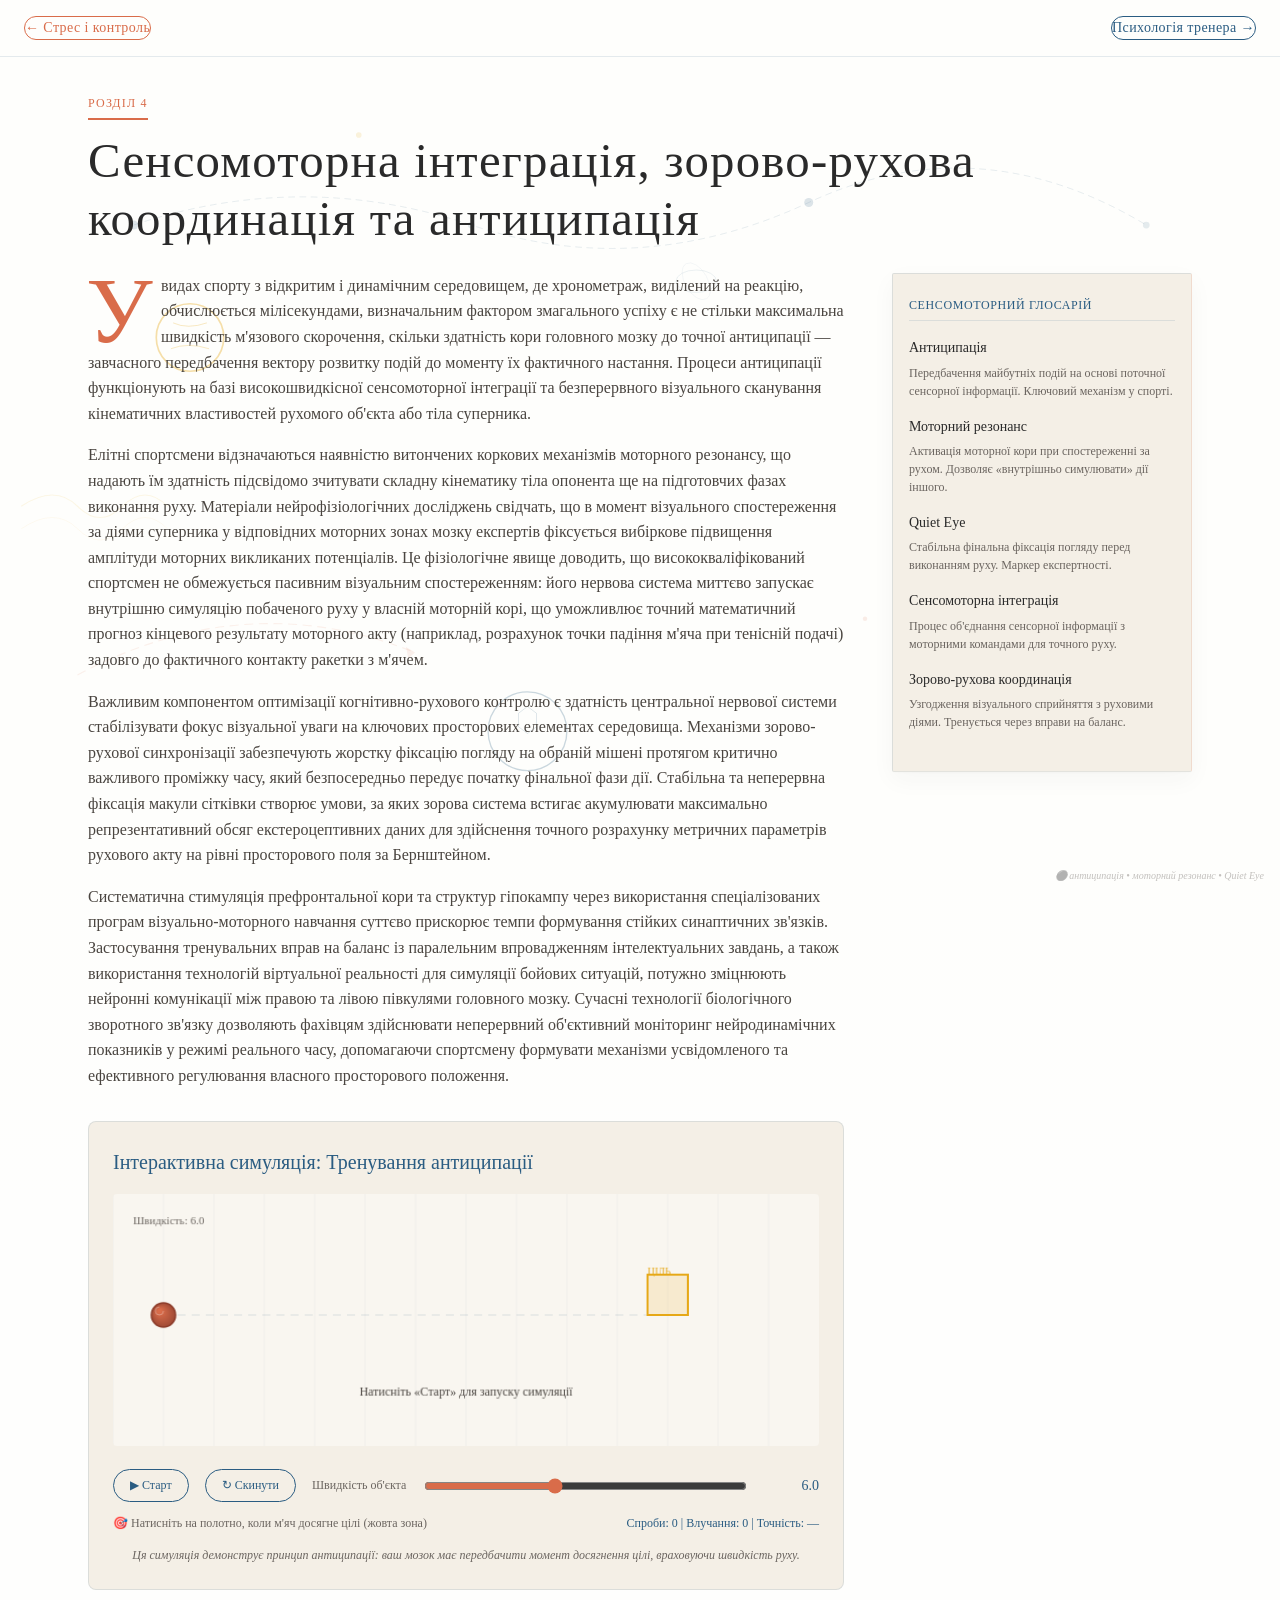
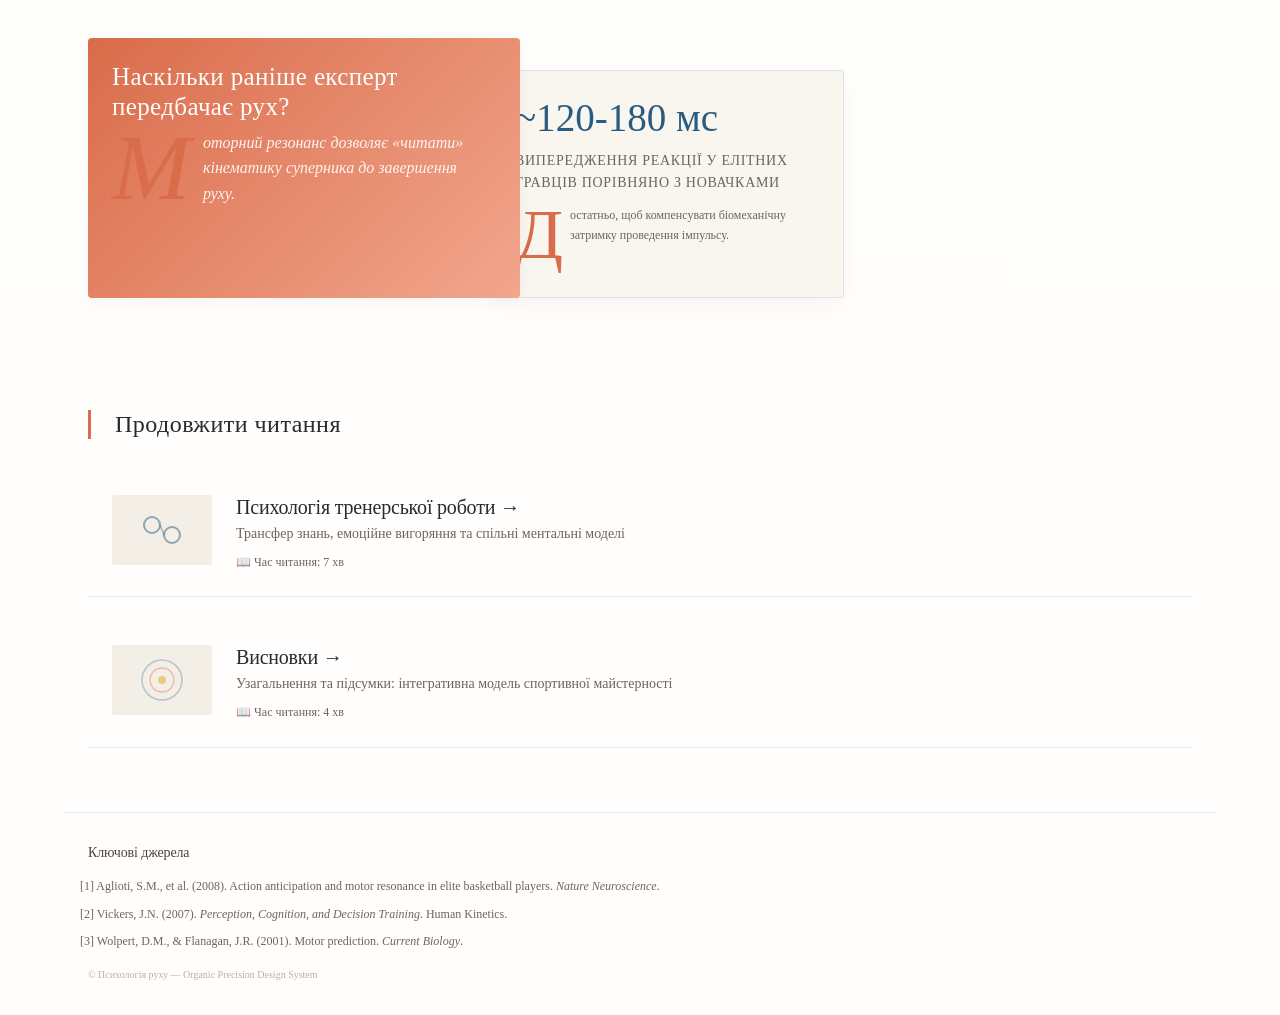
<file: integration.html>
<!DOCTYPE html>
<html lang="uk">
<head>
  <meta charset="UTF-8">
  <meta name="viewport" content="width=device-width, initial-scale=1.0">
  <title>Сенсомоторна інтеграція та антиципація — Психологія руху</title>
  <link rel="stylesheet" href="style.css">
  
  <style>
    .bg-drawing {
      position: fixed;
      top: 0;
      left: 0;
      width: 100%;
      height: 100%;
      pointer-events: none;
      z-index: 0;
      opacity: 0.8;
    }
    
    .bg-drawing svg {
      width: 100%;
      height: 100%;
    }
    
    @keyframes floatBall1 {
      0%, 100% { transform: translate(0, 0) rotate(0deg); }
      25% { transform: translate(12px, -18px) rotate(4deg); }
      50% { transform: translate(-8px, -28px) rotate(-3deg); }
      75% { transform: translate(-16px, -8px) rotate(6deg); }
    }
    
    @keyframes floatBall2 {
      0%, 100% { transform: translate(0, 0) rotate(0deg); }
      33% { transform: translate(-20px, 12px) rotate(-5deg); }
      66% { transform: translate(12px, 24px) rotate(3deg); }
    }
    
    @keyframes pulseSignal {
      0%, 100% { opacity: 0.1; }
      50% { opacity: 0.35; }
    }
    
    .ball-1 { animation: floatBall1 16s ease-in-out infinite; }
    .ball-2 { animation: floatBall2 20s ease-in-out infinite; }
    .pulse-signal { animation: pulseSignal 2.5s ease-in-out infinite; }
    
    .content-wrapper {
      position: relative;
      z-index: 2;
      min-height: 100vh;
    }
    
    .site-nav {
      display: flex;
      justify-content: space-between;
      align-items: center;
      padding: var(--space-4) var(--space-6);
      border-bottom: 1px solid var(--border-light);
      margin-bottom: var(--space-8);
    }
    
    .nav-buttons {
      display: flex;
      gap: var(--space-3);
    }
    
    .nav-button {
      font-family: 'Mackinac', serif;
      font-size: var(--text-sm);
      padding: var(--space-2) var(--space-5);
      background: transparent;
      border: 1.5px solid var(--accent-cool);
      color: var(--accent-cool);
      border-radius: 30px;
      cursor: pointer;
      transition: all var(--duration-base) var(--ease-out-expo);
      text-decoration: none;
      display: inline-block;
      letter-spacing: 0.03em;
    }
    
    .nav-button:hover {
      background: var(--accent-cool);
      color: white;
      transform: translateY(-2px);
      box-shadow: 0 4px 12px rgba(42, 92, 130, 0.15);
    }
    
    .nav-button-outline {
      border-color: var(--accent-warm-solid);
      color: var(--accent-warm-solid);
    }
    
    .nav-button-outline:hover {
      background: var(--accent-warm-solid);
      color: white;
    }
    
    .chapter-badge {
      display: inline-block;
      font-family: 'Mackinac', serif;
      font-size: var(--text-xs);
      text-transform: uppercase;
      letter-spacing: 0.1em;
      color: var(--accent-warm-solid);
      border-bottom: 2px solid var(--accent-warm-solid);
      padding-bottom: var(--space-1);
      margin-bottom: var(--space-3);
    }
    
    /* Simulation Container */
    .simulation-container {
      background: var(--bg-secondary);
      padding: var(--space-6);
      border-radius: 8px;
      margin: var(--space-8) 0;
      border: 1px solid var(--border-light);
    }
    
    .simulation-title {
      font-family: 'Mackinac', serif;
      font-size: var(--text-md);
      margin-bottom: var(--space-4);
      color: var(--accent-cool);
    }
    
    .simulation-canvas {
      width: 100%;
      height: auto;
      background: var(--bg-primary);
      border-radius: 4px;
      cursor: pointer;
    }
    
    .simulation-controls {
      display: flex;
      gap: var(--space-4);
      margin-top: var(--space-4);
      align-items: center;
      flex-wrap: wrap;
    }
    
    .sim-button {
      padding: var(--space-2) var(--space-4);
      font-family: 'Mackinac', serif;
      font-size: var(--text-xs);
      background: transparent;
      border: 1px solid var(--accent-cool);
      color: var(--accent-cool);
      border-radius: 20px;
      cursor: pointer;
      transition: all var(--duration-fast);
    }
    
    .sim-button:hover {
      background: var(--accent-cool);
      color: white;
    }
    
    .sim-slider {
      display: flex;
      align-items: center;
      gap: var(--space-3);
      flex: 1;
    }
    
    .sim-slider label {
      font-size: var(--text-xs);
      color: var(--text-muted);
      min-width: 100px;
    }
    
    .sim-slider input {
      flex: 1;
      accent-color: var(--accent-warm-solid);
    }
    
    .sim-readout {
      font-family: 'Mackinac', serif;
      font-size: var(--text-sm);
      color: var(--accent-cool);
      min-width: 60px;
      text-align: right;
    }
    
    .sim-caption {
      font-size: var(--text-xs);
      color: var(--text-muted);
      margin-top: var(--space-3);
      text-align: center;
      font-style: italic;
    }
    
    .drawing-note {
      position: fixed;
      bottom: var(--space-4);
      right: var(--space-4);
      font-size: 10px;
      color: var(--text-muted);
      opacity: 0.4;
      z-index: 10;
      font-style: italic;
    }
  </style>
</head>
<body>
  <!-- Background Drawings -->
  <div class="bg-drawing">
    <svg viewBox="0 0 1200 800" preserveAspectRatio="xMidYMid slice" xmlns="http://www.w3.org/2000/svg">
      
      <!-- Eye tracking path -->
      <path d="M150 200 Q300 150 450 200 Q600 250 750 180 Q900 110 1050 200" fill="none" stroke="#2A5C82" stroke-width="0.8" opacity="0.15" stroke-dasharray="6,4"/>
      <circle cx="150" cy="200" r="4" fill="#2A5C82" opacity="0.2"/>
      <circle cx="450" cy="200" r="3" fill="#2A5C82" opacity="0.15"/>
      <circle cx="750" cy="180" r="4" fill="#2A5C82" opacity="0.2"/>
      <circle cx="1050" cy="200" r="3" fill="#2A5C82" opacity="0.15"/>
      
      <!-- Anticipation arc -->
      <path d="M100 600 Q250 520 400 580" fill="none" stroke="#D96C4A" stroke-width="1" opacity="0.12" stroke-dasharray="8,5"/>
      <polygon points="400,580 392,575 394,585" fill="#D96C4A" opacity="0.12"/>
      
      <!-- Tennis ball -->
      <g class="ball-1">
        <circle cx="200" cy="300" r="30" fill="none" stroke="#E6A817" stroke-width="1.5" opacity="0.45"/>
        <path d="M185 287 Q198 293 215 287" fill="none" stroke="#E6A817" stroke-width="0.8" opacity="0.35"/>
        <path d="M183 310 Q198 304 217 310" fill="none" stroke="#E6A817" stroke-width="0.8" opacity="0.35"/>
      </g>
      
      <!-- Basketball -->
      <g class="ball-2">
        <circle cx="950" cy="400" r="38" fill="none" stroke="#D96C4A" stroke-width="1.5" opacity="0.4"/>
        <path d="M926 382 Q950 394 974 382" fill="none" stroke="#D96C4A" stroke-width="1" opacity="0.35"/>
        <line x1="950" y1="362" x2="950" y2="438" stroke="#D96C4A" stroke-width="0.8" opacity="0.3"/>
      </g>
      
      <!-- Soccer ball -->
      <g class="ball-1" style="animation-delay: 2s;">
        <circle cx="500" cy="650" r="35" fill="none" stroke="#2A5C82" stroke-width="1.2" opacity="0.3"/>
        <polygon points="500,628 508,634 508,646 500,652 492,646 492,634" fill="none" stroke="#2A5C82" stroke-width="0.8" opacity="0.2"/>
      </g>
      
      <!-- Signal waves (sensorimotor) -->
      <path d="M50 450 Q80 430 100 450 Q120 470 140 450 Q160 430 180 450" fill="none" stroke="#E6A817" stroke-width="1" opacity="0.12" class="pulse-signal"/>
      <path d="M50 470 Q80 450 100 470 Q120 490 140 470 Q160 450 180 470" fill="none" stroke="#E6A817" stroke-width="0.8" opacity="0.08" class="pulse-signal" style="animation-delay: 0.5s;"/>
      
      <!-- Neuron sparkles -->
      <circle cx="350" cy="120" r="2.5" fill="#E6A817" opacity="0.18" class="pulse-signal"/>
      <circle cx="800" cy="550" r="2" fill="#D96C4A" opacity="0.15" class="pulse-signal" style="animation-delay: 1s;"/>
      
      <!-- Rotating ring (vestibular) -->
      <g class="spin-slow" transform="translate(650, 250)">
        <ellipse cx="0" cy="0" rx="18" ry="10" fill="none" stroke="#2A5C82" stroke-width="0.8" opacity="0.12"/>
        <ellipse cx="0" cy="0" rx="18" ry="10" fill="none" stroke="#2A5C82" stroke-width="0.6" opacity="0.08" transform="rotate(60)"/>
      </g>
    </svg>
  </div>
  
  <div class="content-wrapper">
    
    <!-- Navigation -->
    <nav class="site-nav">
      <a href="stress.html" class="nav-button nav-button-outline">
        ← Стрес і контроль
      </a>
      <div class="nav-buttons">
        <a href="psychology.html" class="nav-button">
          Психологія тренера →
        </a>
      </div>
    </nav>
    
    <main class="container">
      
      <div class="chapter-badge">Розділ 4</div>
      <h1>Сенсомоторна інтеграція, зорово-рухова координація та антиципація</h1>
      
      <div class="content-grid">
        
        <article class="article-body">
          
          <p>У видах спорту з відкритим і динамічним середовищем, де хронометраж, виділений на реакцію, обчислюється мілісекундами, визначальним фактором змагального успіху є не стільки максимальна швидкість м'язового скорочення, скільки здатність кори головного мозку до точної антиципації — завчасного передбачення вектору розвитку подій до моменту їх фактичного настання. Процеси антиципації функціонують на базі високошвидкісної сенсомоторної інтеграції та безперервного візуального сканування кінематичних властивостей рухомого об'єкта або тіла суперника.</p>
          
          <p>Елітні спортсмени відзначаються наявністю витончених коркових механізмів моторного резонансу, що надають їм здатність підсвідомо зчитувати складну кінематику тіла опонента ще на підготовчих фазах виконання руху. Матеріали нейрофізіологічних досліджень свідчать, що в момент візуального спостереження за діями суперника у відповідних моторних зонах мозку експертів фіксується вибіркове підвищення амплітуди моторних викликаних потенціалів. Це фізіологічне явище доводить, що висококваліфікований спортсмен не обмежується пасивним візуальним спостереженням: його нервова система миттєво запускає внутрішню симуляцію побаченого руху у власній моторній корі, що уможливлює точний математичний прогноз кінцевого результату моторного акту (наприклад, розрахунок точки падіння м'яча при тенісній подачі) задовго до фактичного контакту ракетки з м'ячем.</p>
          
          <p>Важливим компонентом оптимізації когнітивно-рухового контролю є здатність центральної нервової системи стабілізувати фокус візуальної уваги на ключових просторових елементах середовища. Механізми зорово-рухової синхронізації забезпечують жорстку фіксацію погляду на обраній мішені протягом критично важливого проміжку часу, який безпосередньо передує початку фінальної фази дії. Стабільна та неперервна фіксація макули сітківки створює умови, за яких зорова система встигає акумулювати максимально репрезентативний обсяг екстероцептивних даних для здійснення точного розрахунку метричних параметрів рухового акту на рівні просторового поля за Бернштейном.</p>
          
          <p>Систематична стимуляція префронтальної кори та структур гіпокампу через використання спеціалізованих програм візуально-моторного навчання суттєво прискорює темпи формування стійких синаптичних зв'язків. Застосування тренувальних вправ на баланс із паралельним впровадженням інтелектуальних завдань, а також використання технологій віртуальної реальності для симуляції бойових ситуацій, потужно зміцнюють нейронні комунікації між правою та лівою півкулями головного мозку. Сучасні технології біологічного зворотного зв'язку дозволяють фахівцям здійснювати неперервний об'єктивний моніторинг нейродинамічних показників у режимі реального часу, допомагаючи спортсмену формувати механізми усвідомленого та ефективного регулювання власного просторового положення.</p>
          
          <!-- Interactive Simulation: Anticipation Timing -->
          <div class="simulation-container">
            <div class="simulation-title">Інтерактивна симуляція: Тренування антиципації</div>
            
            <canvas id="sim-canvas" class="simulation-canvas" width="700" height="250"></canvas>
            
            <div class="simulation-controls">
              <button class="sim-button" id="sim-start">▶ Старт</button>
              <button class="sim-button" id="sim-reset">↻ Скинути</button>
              
              <div class="sim-slider">
                <label>Швидкість об'єкта</label>
                <input type="range" id="sim-speed" min="2" max="12" value="6" step="0.5">
                <span class="sim-readout" id="speed-value">6.0</span>
              </div>
            </div>
            
            <div style="display: flex; justify-content: space-between; margin-top: var(--space-3);">
              <span style="font-size: var(--text-xs); color: var(--text-muted);">
                🎯 Натисніть на полотно, коли м'яч досягне цілі (жовта зона)
              </span>
              <span style="font-size: var(--text-xs); color: var(--accent-cool);">
                Спроби: <span id="attempt-counter">0</span> | 
                Влучання: <span id="hit-counter">0</span> | 
                Точність: <span id="accuracy-display">—</span>
              </span>
            </div>
            
            <div class="sim-caption">
              Ця симуляція демонструє принцип антиципації: ваш мозок має передбачити момент досягнення цілі, враховуючи швидкість руху.
            </div>
          </div>
          
          <!-- Evidence Module -->
          <div class="evidence-module">
            <div class="question-card">
              <h3>Наскільки раніше експерт передбачає рух?</h3>
              <p>Моторний резонанс дозволяє «читати» кінематику суперника до завершення руху.</p>
            </div>
            <div class="evidence-card">
              <div class="data-point">~120-180 мс</div>
              <div class="data-label">випередження реакції у елітних гравців порівняно з новачками</div>
              <p style="margin-top: var(--space-3); font-size: var(--text-xs); color: var(--text-muted);">
                Достатньо, щоб компенсувати біомеханічну затримку проведення імпульсу.
              </p>
            </div>
          </div>
          
        </article>
        
        <!-- Sticky Glossary -->
        <aside class="glossary-sidebar">
          <h4>Сенсомоторний глосарій</h4>
          
          <div class="glossary-item">
            <div class="glossary-term">Антиципація</div>
            <div class="glossary-def">Передбачення майбутніх подій на основі поточної сенсорної інформації. Ключовий механізм у спорті.</div>
          </div>
          
          <div class="glossary-item">
            <div class="glossary-term">Моторний резонанс</div>
            <div class="glossary-def">Активація моторної кори при спостереженні за рухом. Дозволяє «внутрішньо симулювати» дії іншого.</div>
          </div>
          
          <div class="glossary-item">
            <div class="glossary-term">Quiet Eye</div>
            <div class="glossary-def">Стабільна фінальна фіксація погляду перед виконанням руху. Маркер експертності.</div>
          </div>
          
          <div class="glossary-item">
            <div class="glossary-term">Сенсомоторна інтеграція</div>
            <div class="glossary-def">Процес об'єднання сенсорної інформації з моторними командами для точного руху.</div>
          </div>
          
          <div class="glossary-item">
            <div class="glossary-term">Зорово-рухова координація</div>
            <div class="glossary-def">Узгодження візуального сприйняття з руховими діями. Тренується через вправи на баланс.</div>
          </div>
        </aside>
        
      </div>
      
<!-- Article Cards Navigation -->
<div style="margin: 4rem 0;">
  <h3 style="font-family: 'Mackinac', Georgia, serif; font-size: 1.5rem; margin-bottom: 2rem; color: #2A2A2A; letter-spacing: 0.02em; border-left: 3px solid #D96C4A; padding-left: 1.5rem;">Продовжити читання</h3>
  
  <!-- Card 1: Psychology -->
  <div style="display: flex; align-items: flex-start; gap: 1.5rem; padding: 1.5rem; margin: 1.5rem 0; border-bottom: 1px solid rgba(42, 92, 130, 0.12); cursor: pointer;" onclick="window.location.href='psychology.html'">
    <div style="width: 100px; height: 70px; flex-shrink: 0; background: #F4EFE6; border-radius: 2px; overflow: hidden;">
      <svg width="100" height="70" viewBox="0 0 100 70" xmlns="http://www.w3.org/2000/svg">
        <rect width="100" height="70" fill="#F4EFE6"/>
        <circle cx="40" cy="30" r="8" fill="none" stroke="#2A5C82" stroke-width="2" opacity="0.5"/>
        <circle cx="60" cy="40" r="8" fill="none" stroke="#2A5C82" stroke-width="2" opacity="0.5"/>
        <line x1="48" y1="30" x2="52" y2="40" stroke="#2A5C82" stroke-width="1.5" opacity="0.4"/>
      </svg>
    </div>
    <div style="flex: 1;">
      <h4 style="font-family: 'Mackinac', Georgia, serif; font-size: 1.25rem; margin: 0 0 0.25rem 0; color: #2A2A2A; font-weight: 500;">Психологія тренерської роботи →</h4>
      <p style="font-size: 0.875rem; color: #6B6560; margin: 0 0 0.5rem 0;">Трансфер знань, емоційне вигоряння та спільні ментальні моделі</p>
      <div style="display: flex; align-items: center; gap: 0.5rem; font-size: 0.75rem; color: #6B6560;">
        <span style="display: flex; align-items: center; gap: 0.25rem;">📖 Час читання: 7 хв</span>
      </div>
    </div>
  </div>
  
  <!-- Card 2: Conclusions -->
  <div style="display: flex; align-items: flex-start; gap: 1.5rem; padding: 1.5rem; margin: 1.5rem 0; border-bottom: 1px solid rgba(42, 92, 130, 0.12); cursor: pointer;" onclick="window.location.href='conclusions.html'">
    <div style="width: 100px; height: 70px; flex-shrink: 0; background: #F4EFE6; border-radius: 2px; overflow: hidden;">
      <svg width="100" height="70" viewBox="0 0 100 70" xmlns="http://www.w3.org/2000/svg">
        <rect width="100" height="70" fill="#F4EFE6"/>
        <circle cx="50" cy="35" r="20" fill="none" stroke="#2A5C82" stroke-width="1.5" opacity="0.3"/>
        <circle cx="50" cy="35" r="12" fill="none" stroke="#D96C4A" stroke-width="1.5" opacity="0.4"/>
        <circle cx="50" cy="35" r="4" fill="#E6A817" opacity="0.5"/>
      </svg>
    </div>
    <div style="flex: 1;">
      <h4 style="font-family: 'Mackinac', Georgia, serif; font-size: 1.25rem; margin: 0 0 0.25rem 0; color: #2A2A2A; font-weight: 500;">Висновки →</h4>
      <p style="font-size: 0.875rem; color: #6B6560; margin: 0 0 0.5rem 0;">Узагальнення та підсумки: інтегративна модель спортивної майстерності</p>
      <div style="display: flex; align-items: center; gap: 0.5rem; font-size: 0.75rem; color: #6B6560;">
        <span style="display: flex; align-items: center; gap: 0.25rem;">📖 Час читання: 4 хв</span>
      </div>
    </div>
  </div>
</div>
    
    </main>
    
    <footer class="references" style="max-width: var(--container-max); margin: 0 auto; padding: var(--space-8) var(--space-6);">
      <h5>Ключові джерела</h5>
      <ul class="reference-list">
        <li>[1] Aglioti, S.M., et al. (2008). Action anticipation and motor resonance in elite basketball players. <em>Nature Neuroscience</em>.</li>
        <li>[2] Vickers, J.N. (2007). <em>Perception, Cognition, and Decision Training</em>. Human Kinetics.</li>
        <li>[3] Wolpert, D.M., & Flanagan, J.R. (2001). Motor prediction. <em>Current Biology</em>.</li>
      </ul>
      <p style="margin-top: var(--space-4); font-size: 10px; opacity: 0.5;">
        © Психологія руху — Organic Precision Design System
      </p>
    </footer>
    
  </div>
  
  <div class="drawing-note">
    ⚫ антиципація • моторний резонанс • Quiet Eye
  </div>
  
  <!-- Interactive Simulation Script -->
  <script>
    (function() {
      const canvas = document.getElementById('sim-canvas');
      const ctx = canvas.getContext('2d');
      
      // Simulation state
      let animationId = null;
      let ballX = 50;
      const ballY = 120;
      const ballRadius = 12;
      const targetX = 550;
      const targetWidth = 40;
      const targetY = 100;
      const targetHeight = 40;
      
      let speed = 6;
      let isRunning = false;
      let attempts = 0;
      let hits = 0;
      
      // UI elements
      const startBtn = document.getElementById('sim-start');
      const resetBtn = document.getElementById('sim-reset');
      const speedSlider = document.getElementById('sim-speed');
      const speedValue = document.getElementById('speed-value');
      const attemptSpan = document.getElementById('attempt-counter');
      const hitSpan = document.getElementById('hit-counter');
      const accuracySpan = document.getElementById('accuracy-display');
      
      function drawScene() {
        ctx.clearRect(0, 0, canvas.width, canvas.height);
        
        // Background grid
        ctx.strokeStyle = 'rgba(42, 92, 130, 0.08)';
        ctx.lineWidth = 0.5;
        for (let i = 0; i < canvas.width; i += 50) {
          ctx.beginPath();
          ctx.moveTo(i, 0);
          ctx.lineTo(i, canvas.height);
          ctx.stroke();
        }
        
        // Trajectory line
        ctx.beginPath();
        ctx.moveTo(50, ballY);
        ctx.lineTo(targetX, ballY);
        ctx.strokeStyle = 'rgba(42, 92, 130, 0.15)';
        ctx.lineWidth = 1;
        ctx.setLineDash([8, 6]);
        ctx.stroke();
        ctx.setLineDash([]);
        
        // Target zone
        ctx.fillStyle = 'rgba(230, 168, 23, 0.15)';
        ctx.strokeStyle = '#E6A817';
        ctx.lineWidth = 2;
        ctx.fillRect(targetX - targetWidth/2, targetY - targetHeight/2, targetWidth, targetHeight);
        ctx.strokeRect(targetX - targetWidth/2, targetY - targetHeight/2, targetWidth, targetHeight);
        
        ctx.fillStyle = '#E6A817';
        ctx.font = '10px "Mackinac", serif';
        ctx.fillText('ЦІЛЬ', targetX - 20, targetY - 20);
        
        // Start marker
        ctx.fillStyle = 'rgba(42, 92, 130, 0.3)';
        ctx.beginPath();
        ctx.arc(50, ballY, 8, 0, Math.PI * 2);
        ctx.fill();
        
        // Ball
        const gradient = ctx.createRadialGradient(ballX-4, ballY-4, 2, ballX, ballY, ballRadius);
        gradient.addColorStop(0, '#D96C4A');
        gradient.addColorStop(1, '#A04A35');
        ctx.fillStyle = gradient;
        ctx.beginPath();
        ctx.arc(ballX, ballY, ballRadius, 0, Math.PI * 2);
        ctx.fill();
        ctx.strokeStyle = '#8B3A28';
        ctx.lineWidth = 1.5;
        ctx.stroke();
        
        // Ball spin lines
        ctx.strokeStyle = 'rgba(255,255,255,0.3)';
        ctx.lineWidth = 1;
        ctx.beginPath();
        ctx.arc(ballX-4, ballY-4, 4, 0, Math.PI * 1.5);
        ctx.stroke();
        
        // Speed indicator
        ctx.fillStyle = '#6B6560';
        ctx.font = '11px "Tiempos", serif';
        ctx.fillText(`Швидкість: ${speed.toFixed(1)}`, 20, 30);
        
        // Instruction if not running
        if (!isRunning && ballX === 50) {
          ctx.fillStyle = '#4A4540';
          ctx.font = '12px "Tiempos", serif';
          ctx.textAlign = 'center';
          ctx.fillText('Натисніть «Старт» для запуску симуляції', canvas.width/2, 200);
          ctx.textAlign = 'left';
        }
      }
      
      function animate() {
        if (!isRunning) return;
        
        ballX += speed;
        
        // Check if reached target area
        if (ballX >= targetX - targetWidth/2 - ballRadius) {
          isRunning = false;
          startBtn.textContent = '▶ Старт';
          
          // Check if in target zone
          const inTarget = ballX >= targetX - targetWidth/2 && ballX <= targetX + targetWidth/2;
          
          if (inTarget) {
            // Visual feedback - success
            ctx.fillStyle = 'rgba(42, 92, 130, 0.2)';
            ctx.fillRect(targetX - targetWidth/2, targetY - targetHeight/2, targetWidth, targetHeight);
          }
        }
        
        // Stop at right edge
        if (ballX > canvas.width - ballRadius) {
          ballX = canvas.width - ballRadius;
          isRunning = false;
          startBtn.textContent = '▶ Старт';
        }
        
        drawScene();
        
        if (isRunning) {
          animationId = requestAnimationFrame(animate);
        }
      }
      
      function handleCanvasClick(e) {
        if (!isRunning) return;
        
        const rect = canvas.getBoundingClientRect();
        const scaleX = canvas.width / rect.width;
        const clickX = (e.clientX - rect.left) * scaleX;
        
        // Check if click is on target and ball is in target zone
        const ballInTarget = ballX >= targetX - targetWidth/2 - ballRadius && 
                            ballX <= targetX + targetWidth/2 + ballRadius;
        
        attempts++;
        
        if (ballInTarget) {
          hits++;
          // Flash success
          ctx.fillStyle = 'rgba(42, 92, 130, 0.3)';
          ctx.fillRect(targetX - targetWidth/2, targetY - targetHeight/2, targetWidth, targetHeight);
          setTimeout(() => drawScene(), 100);
        } else {
          // Flash miss
          ctx.fillStyle = 'rgba(217, 108, 74, 0.2)';
          ctx.fillRect(0, 0, canvas.width, canvas.height);
          setTimeout(() => drawScene(), 100);
        }
        
        updateStats();
      }
      
      function updateStats() {
        attemptSpan.textContent = attempts;
        hitSpan.textContent = hits;
        const accuracy = attempts > 0 ? ((hits / attempts) * 100).toFixed(1) : '—';
        accuracySpan.textContent = attempts > 0 ? accuracy + '%' : '—';
      }
      
      function resetSimulation() {
        isRunning = false;
        if (animationId) {
          cancelAnimationFrame(animationId);
          animationId = null;
        }
        ballX = 50;
        attempts = 0;
        hits = 0;
        startBtn.textContent = '▶ Старт';
        drawScene();
        updateStats();
      }
      
      // Event listeners
      startBtn.addEventListener('click', () => {
        if (isRunning) {
          isRunning = false;
          startBtn.textContent = '▶ Старт';
          if (animationId) {
            cancelAnimationFrame(animationId);
            animationId = null;
          }
        } else {
          if (ballX >= canvas.width - ballRadius || 
              (ballX >= targetX - targetWidth/2 - ballRadius && ballX <= targetX + targetWidth/2 + ballRadius)) {
            ballX = 50;
          }
          isRunning = true;
          startBtn.textContent = '⏸ Пауза';
          animate();
        }
      });
      
      resetBtn.addEventListener('click', resetSimulation);
      
      speedSlider.addEventListener('input', (e) => {
        speed = parseFloat(e.target.value);
        speedValue.textContent = speed.toFixed(1);
      });
      
      canvas.addEventListener('click', handleCanvasClick);
      
      // Initialize
      drawScene();
      updateStats();
    })();
  </script>
  
  <script src="main.js"></script>
   <script>
  // Оживляємо картки, не змінюючи їхній зовнішній вигляд
  document.querySelectorAll('.article-card').forEach(card => {
    card.style.cursor = 'pointer'; // Додаємо курсор-палець при наведенні

    card.addEventListener('click', () => {
      const destination = card.getAttribute('data-href');
      if (destination) {
        window.location.href = destination;
      }
    });
  });
</script>
</body>
</html>
</file>
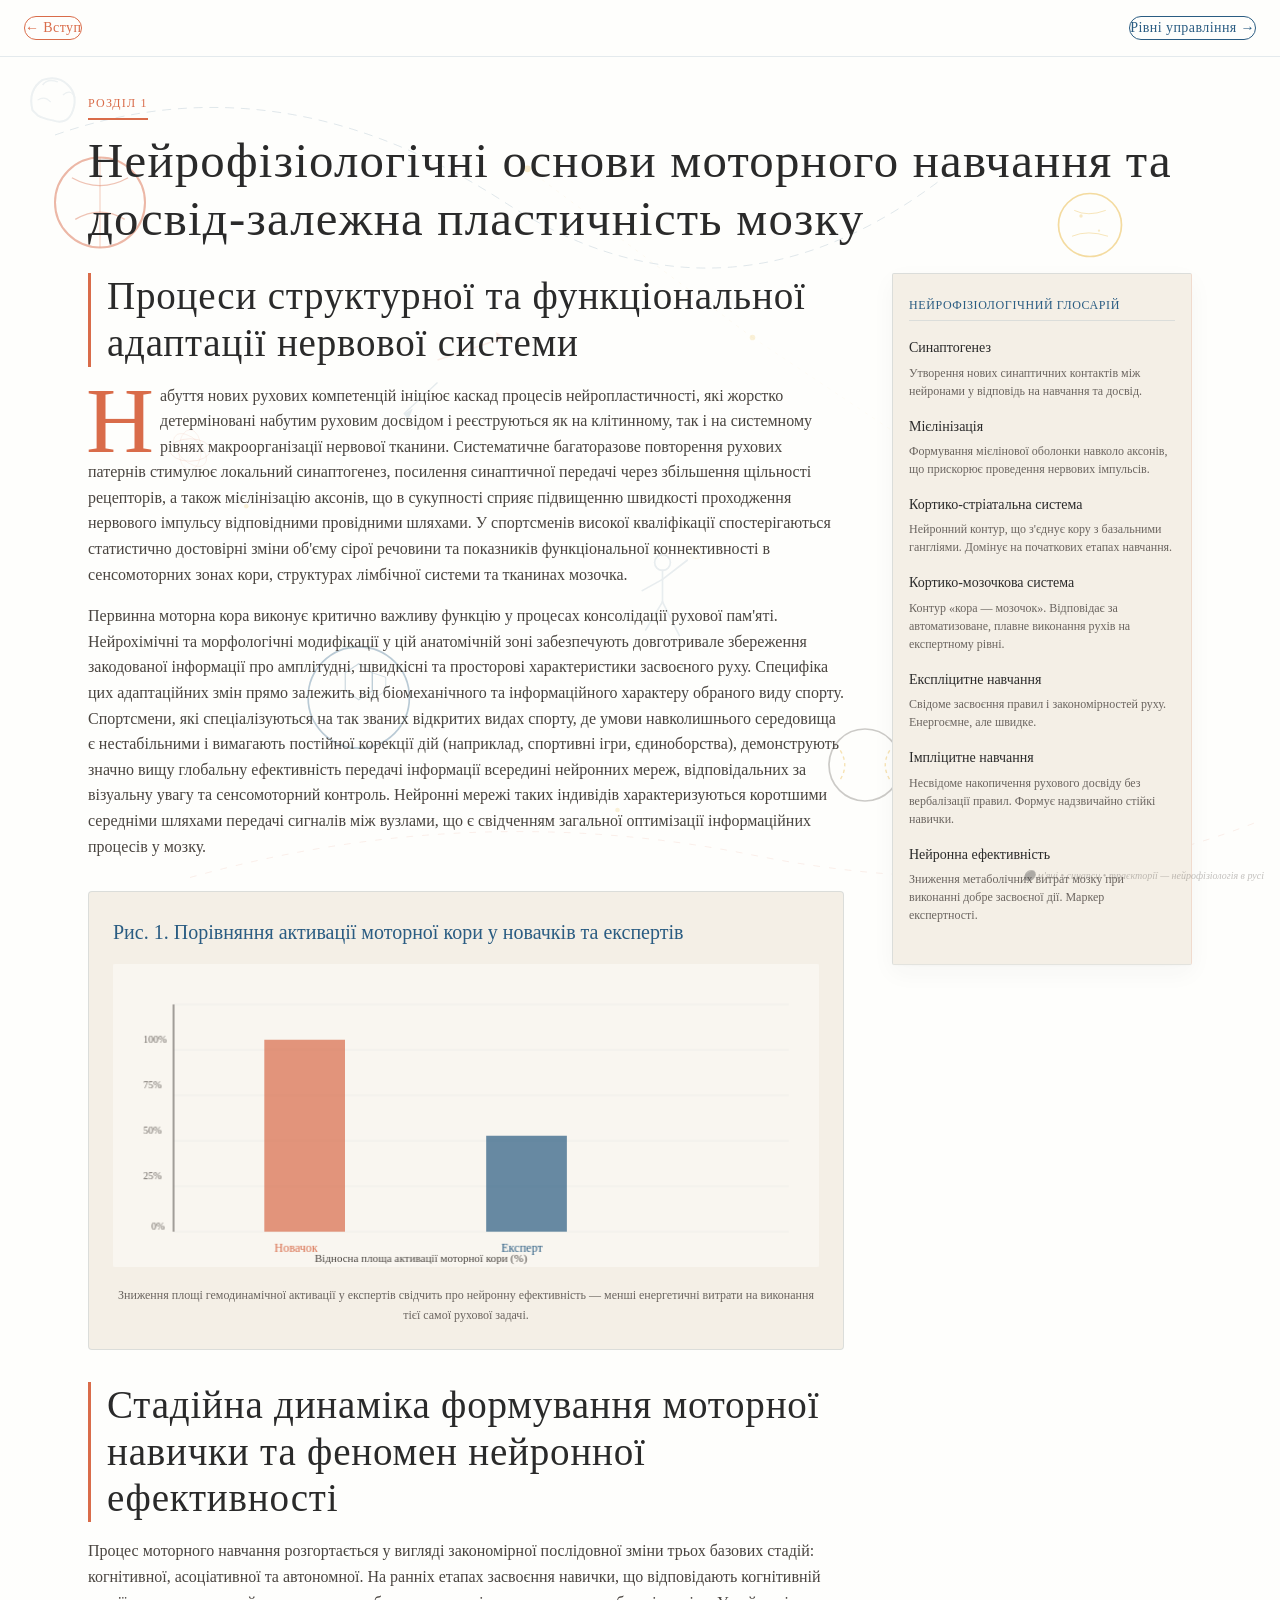
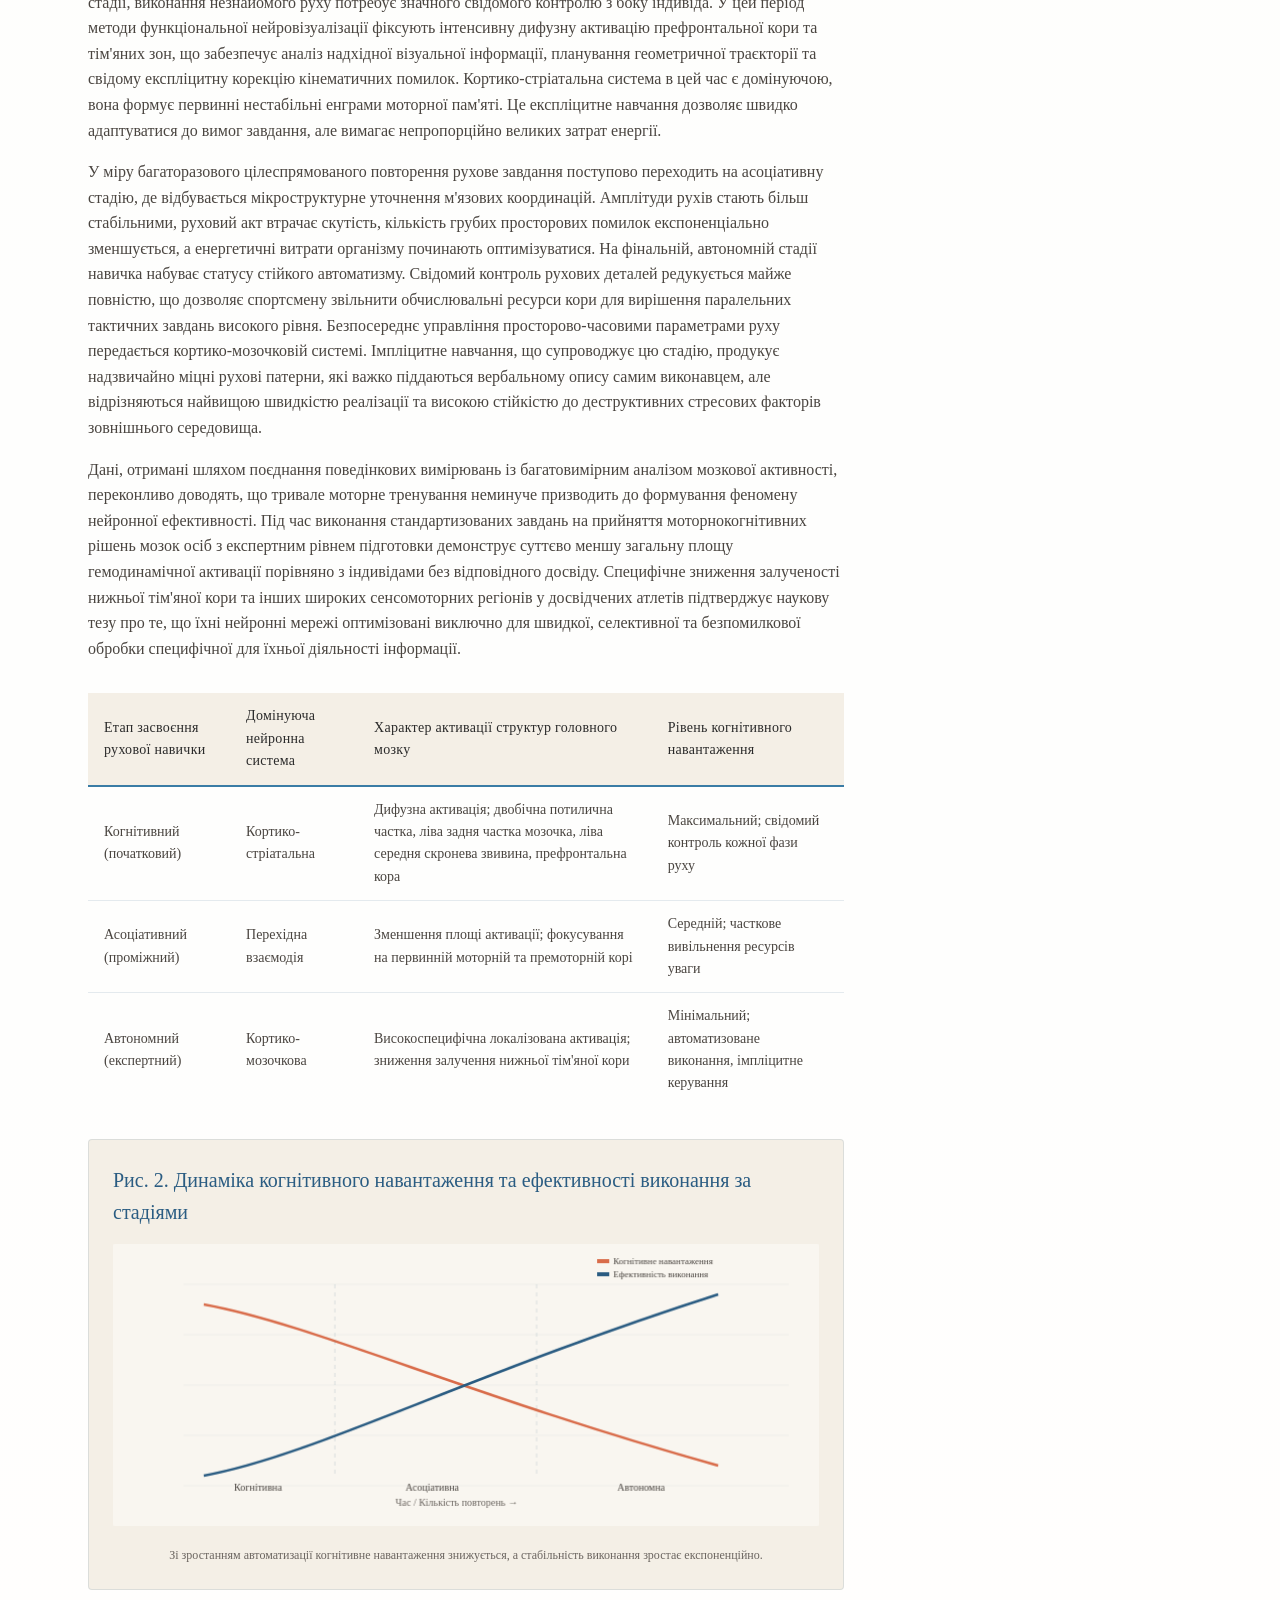
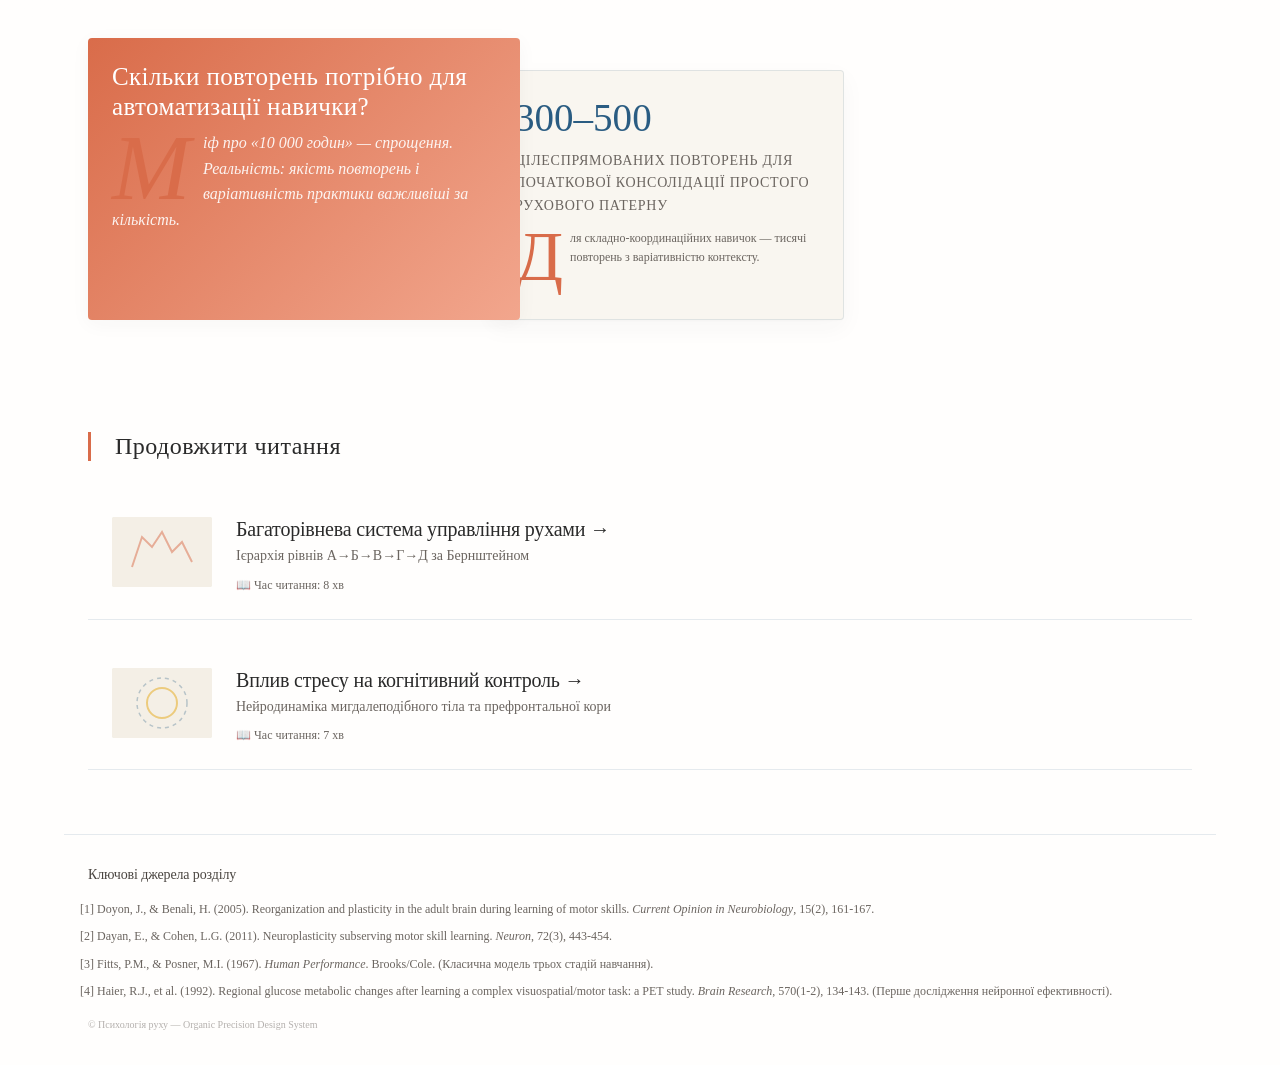
<file: neurophysiology.html>
<!DOCTYPE html>
<html lang="uk">
<head>
  <meta charset="UTF-8">
  <meta name="viewport" content="width=device-width, initial-scale=1.0">
  <title>Нейрофізіологія моторного навчання — Психологія руху</title>
  <link rel="stylesheet" href="style.css">
  
  <style>
    /* Background drawings (shared across all pages) */
    .bg-drawing {
      position: fixed;
      top: 0;
      left: 0;
      width: 100%;
      height: 100%;
      pointer-events: none;
      z-index: 0;
      opacity: 0.8;
    }
    
    .bg-drawing svg {
      width: 100%;
      height: 100%;
    }
    
    @keyframes floatBall1 {
      0%, 100% { transform: translate(0, 0) rotate(0deg); }
      25% { transform: translate(15px, -20px) rotate(5deg); }
      50% { transform: translate(-10px, -35px) rotate(-3deg); }
      75% { transform: translate(-20px, -10px) rotate(8deg); }
    }
    
    @keyframes floatBall2 {
      0%, 100% { transform: translate(0, 0) rotate(0deg); }
      33% { transform: translate(-25px, 15px) rotate(-7deg); }
      66% { transform: translate(15px, 30px) rotate(4deg); }
    }
    
    @keyframes floatBall3 {
      0%, 100% { transform: translate(0, 0) rotate(0deg); }
      20% { transform: translate(30px, -10px) rotate(6deg); }
      40% { transform: translate(-15px, 25px) rotate(-4deg); }
      60% { transform: translate(10px, -30px) rotate(3deg); }
      80% { transform: translate(-30px, -5px) rotate(-6deg); }
    }
    
    @keyframes spinBall {
      from { transform: rotate(0deg); }
      to { transform: rotate(360deg); }
    }
    
    @keyframes pulseNeuron {
      0%, 100% { opacity: 0.15; }
      50% { opacity: 0.35; }
    }
    
    .ball-1 { animation: floatBall1 18s ease-in-out infinite; }
    .ball-2 { animation: floatBall2 22s ease-in-out infinite; }
    .ball-3 { animation: floatBall3 25s ease-in-out infinite; }
    .ball-4 { animation: floatBall1 20s ease-in-out infinite reverse; }
    .ball-5 { animation: floatBall2 28s ease-in-out infinite; }
    
    .spin-slow { animation: spinBall 40s linear infinite; }
    .spin-reverse { animation: spinBall 35s linear infinite reverse; }
    .pulse-neuron { animation: pulseNeuron 4s ease-in-out infinite; }
    
    .content-wrapper {
      position: relative;
      z-index: 2;
      min-height: 100vh;
    }
    
    /* Navigation */
    .site-nav {
      display: flex;
      justify-content: space-between;
      align-items: center;
      padding: var(--space-4) var(--space-6);
      border-bottom: 1px solid var(--border-light);
      margin-bottom: var(--space-8);
    }
    
    .nav-buttons {
      display: flex;
      gap: var(--space-3);
    }
    
    .nav-button {
      font-family: 'Mackinac', serif;
      font-size: var(--text-sm);
      padding: var(--space-2) var(--space-5);
      background: transparent;
      border: 1.5px solid var(--accent-cool);
      color: var(--accent-cool);
      border-radius: 30px;
      cursor: pointer;
      transition: all var(--duration-base) var(--ease-out-expo);
      text-decoration: none;
      display: inline-block;
      letter-spacing: 0.03em;
    }
    
    .nav-button:hover {
      background: var(--accent-cool);
      color: white;
      transform: translateY(-2px);
      box-shadow: 0 4px 12px rgba(42, 92, 130, 0.15);
    }
    
    .nav-button-outline {
      border-color: var(--accent-warm-solid);
      color: var(--accent-warm-solid);
    }
    
    .nav-button-outline:hover {
      background: var(--accent-warm-solid);
      color: white;
    }
    
    .chapter-badge {
      display: inline-block;
      font-family: 'Mackinac', serif;
      font-size: var(--text-xs);
      text-transform: uppercase;
      letter-spacing: 0.1em;
      color: var(--accent-warm-solid);
      border-bottom: 2px solid var(--accent-warm-solid);
      padding-bottom: var(--space-1);
      margin-bottom: var(--space-3);
    }
    
    .section-divider {
      margin: var(--space-12) 0 var(--space-6);
      border: none;
      border-top: 1px solid var(--border-light);
    }
    
    /* Graph container */
    .graph-container {
      background: var(--bg-secondary);
      padding: var(--space-6);
      border-radius: 4px;
      margin: var(--space-8) 0;
      border: 1px solid var(--border-light);
    }
    
    .graph-title {
      font-family: 'Mackinac', serif;
      font-size: var(--text-md);
      margin-bottom: var(--space-4);
      color: var(--accent-cool);
    }
    
    .graph-canvas {
      width: 100%;
      height: auto;
      background: var(--bg-primary);
      border-radius: 2px;
    }
    
    .graph-caption {
      font-size: var(--text-xs);
      color: var(--text-muted);
      margin-top: var(--space-3);
      text-align: center;
    }
    
    .drawing-note {
      position: fixed;
      bottom: var(--space-4);
      right: var(--space-4);
      font-size: 10px;
      color: var(--text-muted);
      opacity: 0.4;
      z-index: 10;
      font-style: italic;
    }
  </style>
</head>
<body>
  <!-- Playful Background Drawings -->
  <div class="bg-drawing">
    <svg viewBox="0 0 1200 800" preserveAspectRatio="xMidYMid slice" xmlns="http://www.w3.org/2000/svg">
      
      <!-- Basketball -->
      <g class="ball-1">
        <circle cx="120" cy="180" r="40" fill="none" stroke="#D96C4A" stroke-width="1.8" opacity="0.6"/>
        <path d="M95 158 Q120 172 145 158" fill="none" stroke="#D96C4A" stroke-width="1.2" opacity="0.5"/>
        <path d="M98 195 Q120 182 142 195" fill="none" stroke="#D96C4A" stroke-width="1.2" opacity="0.5"/>
        <line x1="120" y1="140" x2="120" y2="220" stroke="#D96C4A" stroke-width="1" opacity="0.4"/>
      </g>
      
      <!-- Tennis ball -->
      <g class="ball-2">
        <circle cx="1000" cy="200" r="28" fill="none" stroke="#E6A817" stroke-width="1.5" opacity="0.5"/>
        <path d="M986 187 Q998 193 1014 187" fill="none" stroke="#E6A817" stroke-width="0.8" opacity="0.4"/>
        <path d="M984 210 Q998 204 1016 210" fill="none" stroke="#E6A817" stroke-width="0.8" opacity="0.4"/>
        <circle cx="992" cy="192" r="1.5" fill="#E6A817" opacity="0.3"/>
        <circle cx="1008" cy="205" r="1" fill="#E6A817" opacity="0.3"/>
      </g>
      
      <!-- Soccer ball -->
      <g class="ball-3">
        <circle cx="350" cy="620" r="45" fill="none" stroke="#2A5C82" stroke-width="1.5" opacity="0.4"/>
        <polygon points="350,590 362,598 362,614 350,622 338,614 338,598" fill="none" stroke="#2A5C82" stroke-width="1" opacity="0.3"/>
        <polygon points="362,598 374,602 374,614 362,622" fill="none" stroke="#2A5C82" stroke-width="0.8" opacity="0.25"/>
      </g>
      
      <!-- Volleyball -->
      <g class="ball-4">
        <circle cx="1050" cy="580" r="38" fill="none" stroke="#D96C4A" stroke-width="1.5" opacity="0.4"/>
        <path d="M1022 562 Q1050 576 1078 562" fill="none" stroke="#D96C4A" stroke-width="1" opacity="0.35"/>
        <path d="M1022 598 Q1050 584 1078 598" fill="none" stroke="#D96C4A" stroke-width="1" opacity="0.35"/>
        <path d="M1032 552 Q1018 578 1032 608" fill="none" stroke="#D96C4A" stroke-width="0.8" opacity="0.3"/>
      </g>
      
      <!-- Baseball -->
      <g class="ball-5">
        <circle cx="800" cy="680" r="32" fill="none" stroke="#4A4540" stroke-width="1.5" opacity="0.35"/>
        <path d="M778 667 Q786 680 778 693" fill="none" stroke="#E6A817" stroke-width="1.2" opacity="0.4" stroke-dasharray="3,3"/>
        <path d="M822 667 Q814 680 822 693" fill="none" stroke="#E6A817" stroke-width="1.2" opacity="0.4" stroke-dasharray="3,3"/>
      </g>
      
      <!-- Trajectory arcs -->
      <path d="M80 120 Q280 50 480 180 Q680 310 880 150" fill="none" stroke="#2A5C82" stroke-width="0.8" opacity="0.2" stroke-dasharray="8,6"/>
      <path d="M200 780 Q450 710 700 760 Q950 810 1150 730" fill="none" stroke="#D96C4A" stroke-width="0.8" opacity="0.15" stroke-dasharray="6,8"/>
      
      <!-- Neuron-like sparkles -->
      <circle cx="500" cy="150" r="3" fill="#E6A817" opacity="0.25" class="pulse-neuron"/>
      <circle cx="700" cy="300" r="2.5" fill="#E6A817" opacity="0.2" class="pulse-neuron" style="animation-delay: 1s;"/>
      <circle cx="250" cy="450" r="2" fill="#E6A817" opacity="0.2" class="pulse-neuron" style="animation-delay: 2s;"/>
      <circle cx="880" cy="420" r="3.5" fill="#E6A817" opacity="0.15" class="pulse-neuron" style="animation-delay: 0.5s;"/>
      <circle cx="580" cy="720" r="2" fill="#E6A817" opacity="0.2" class="pulse-neuron" style="animation-delay: 1.5s;"/>
      
      <!-- Synaptic connection lines -->
      <line x1="500" y1="150" x2="700" y2="300" stroke="#E6A817" stroke-width="0.5" opacity="0.1" stroke-dasharray="3,5"/>
      <line x1="700" y1="300" x2="880" y2="420" stroke="#E6A817" stroke-width="0.5" opacity="0.08" stroke-dasharray="3,5"/>
      
      <!-- Rotating rings -->
      <g class="spin-slow" transform="translate(850, 320)">
        <ellipse cx="0" cy="0" rx="22" ry="14" fill="none" stroke="#2A5C82" stroke-width="0.8" opacity="0.2"/>
        <ellipse cx="0" cy="0" rx="22" ry="14" fill="none" stroke="#2A5C82" stroke-width="0.8" opacity="0.15" transform="rotate(60)"/>
        <ellipse cx="0" cy="0" rx="22" ry="14" fill="none" stroke="#2A5C82" stroke-width="0.8" opacity="0.15" transform="rotate(120)"/>
      </g>
      
      <g class="spin-reverse" transform="translate(200, 400)">
        <ellipse cx="0" cy="0" rx="18" ry="10" fill="none" stroke="#D96C4A" stroke-width="0.8" opacity="0.18"/>
        <ellipse cx="0" cy="0" rx="18" ry="10" fill="none" stroke="#D96C4A" stroke-width="0.8" opacity="0.12" transform="rotate(45)"/>
        <ellipse cx="0" cy="0" rx="18" ry="10" fill="none" stroke="#D96C4A" stroke-width="0.8" opacity="0.12" transform="rotate(90)"/>
      </g>
      
      <!-- Brain icon (stylized) -->
      <g opacity="0.1" transform="translate(60, 80) scale(0.9)">
        <path d="M0,20 Q-5,0 10,-10 Q25,-15 35,-5 Q45,5 40,20 Q35,35 20,30 Q10,28 5,25 Z" 
              fill="none" stroke="#2A5C82" stroke-width="2"/>
        <path d="M10,-5 Q15,-12 25,-8" fill="none" stroke="#2A5C82" stroke-width="1.5"/>
        <path d="M5,10 Q12,5 18,12" fill="none" stroke="#2A5C82" stroke-width="1.2"/>
        <path d="M30,5 Q38,-2 42,8" fill="none" stroke="#2A5C82" stroke-width="1.2"/>
      </g>
      
      <!-- Stick figure athlete (Muybridge style) -->
      <g opacity="0.13" stroke="#2A5C82" stroke-width="1.5" fill="none" stroke-linecap="round" stroke-linejoin="round">
        <circle cx="620" cy="500" r="7"/>
        <line x1="620" y1="507" x2="620" y2="535"/>
        <line x1="620" y1="515" x2="642" y2="498"/>
        <line x1="620" y1="515" x2="602" y2="525"/>
        <line x1="620" y1="535" x2="635" y2="565"/>
        <line x1="620" y1="535" x2="605" y2="560"/>
        <circle cx="650" cy="492" r="4.5" stroke="#E6A817" stroke-width="1"/>
      </g>
      
      <!-- Velocity vectors -->
      <g opacity="0.15">
        <line x1="420" y1="320" x2="480" y2="300" stroke="#D96C4A" stroke-width="1.5"/>
        <polygon points="480,300 472,295 474,305" fill="#D96C4A"/>
        
        <line x1="420" y1="340" x2="390" y2="368" stroke="#2A5C82" stroke-width="1.2"/>
        <polygon points="390,368 398,363 394,373" fill="#2A5C82"/>
      </g>
    </svg>
  </div>
  
  <div class="content-wrapper">
    
    <!-- Navigation -->
    <nav class="site-nav">
      <a href="index.html" class="nav-button nav-button-outline">
        ← Вступ
      </a>
      <div class="nav-buttons">
        <a href="conceptualisation.html" class="nav-button">
          Рівні управління →
        </a>
      </div>
    </nav>
    
    <main class="container">
      
      <div class="chapter-badge">Розділ 1</div>
      <h1>Нейрофізіологічні основи моторного навчання та досвід-залежна пластичність мозку</h1>
      
      <div class="content-grid">
        
        <article class="article-body">
          
          <!-- Section 1: Structural and Functional Adaptation -->
          <h2 id="structural-adaptation">Процеси структурної та функціональної адаптації нервової системи</h2>
          
          <p>Набуття нових рухових компетенцій ініціює каскад процесів нейропластичності, які жорстко детерміновані набутим руховим досвідом і реєструються як на клітинному, так і на системному рівнях макроорганізації нервової тканини. Систематичне багаторазове повторення рухових патернів стимулює локальний синаптогенез, посилення синаптичної передачі через збільшення щільності рецепторів, а також мієлінізацію аксонів, що в сукупності сприяє підвищенню швидкості проходження нервового імпульсу відповідними провідними шляхами. У спортсменів високої кваліфікації спостерігаються статистично достовірні зміни об'єму сірої речовини та показників функціональної коннективності в сенсомоторних зонах кори, структурах лімбічної системи та тканинах мозочка.</p>
          
          <p>Первинна моторна кора виконує критично важливу функцію у процесах консолідації рухової пам'яті. Нейрохімічні та морфологічні модифікації у цій анатомічній зоні забезпечують довготривале збереження закодованої інформації про амплітудні, швидкісні та просторові характеристики засвоєного руху. Специфіка цих адаптаційних змін прямо залежить від біомеханічного та інформаційного характеру обраного виду спорту. Спортсмени, які спеціалізуються на так званих відкритих видах спорту, де умови навколишнього середовища є нестабільними і вимагають постійної корекції дій (наприклад, спортивні ігри, єдиноборства), демонструють значно вищу глобальну ефективність передачі інформації всередині нейронних мереж, відповідальних за візуальну увагу та сенсомоторний контроль. Нейронні мережі таких індивідів характеризуються коротшими середніми шляхами передачі сигналів між вузлами, що є свідченням загальної оптимізації інформаційних процесів у мозку.</p>
          
          <!-- Graph 1: Neural Efficiency Comparison -->
          <div class="graph-container">
            <div class="graph-title">Рис. 1. Порівняння активації моторної кори у новачків та експертів</div>
            <canvas id="graph-neural-efficiency" class="graph-canvas" width="700" height="300"></canvas>
            <div class="graph-caption">Зниження площі гемодинамічної активації у експертів свідчить про нейронну ефективність — менші енергетичні витрати на виконання тієї самої рухової задачі.</div>
          </div>
          
          <!-- Section 2: Stage Dynamics -->
          <h2 id="stage-dynamics">Стадійна динаміка формування моторної навички та феномен нейронної ефективності</h2>
          
          <p>Процес моторного навчання розгортається у вигляді закономірної послідовної зміни трьох базових стадій: когнітивної, асоціативної та автономної. На ранніх етапах засвоєння навички, що відповідають когнітивній стадії, виконання незнайомого руху потребує значного свідомого контролю з боку індивіда. У цей період методи функціональної нейровізуалізації фіксують інтенсивну дифузну активацію префронтальної кори та тім'яних зон, що забезпечує аналіз надхідної візуальної інформації, планування геометричної траєкторії та свідому експліцитну корекцію кінематичних помилок. Кортико-стріатальна система в цей час є домінуючою, вона формує первинні нестабільні енграми моторної пам'яті. Це експліцитне навчання дозволяє швидко адаптуватися до вимог завдання, але вимагає непропорційно великих затрат енергії.</p>
          
          <p>У міру багаторазового цілеспрямованого повторення рухове завдання поступово переходить на асоціативну стадію, де відбувається мікроструктурне уточнення м'язових координацій. Амплітуди рухів стають більш стабільними, руховий акт втрачає скутість, кількість грубих просторових помилок експоненціально зменшується, а енергетичні витрати організму починають оптимізуватися. На фінальній, автономній стадії навичка набуває статусу стійкого автоматизму. Свідомий контроль рухових деталей редукується майже повністю, що дозволяє спортсмену звільнити обчислювальні ресурси кори для вирішення паралельних тактичних завдань високого рівня. Безпосереднє управління просторово-часовими параметрами руху передається кортико-мозочковій системі. Імпліцитне навчання, що супроводжує цю стадію, продукує надзвичайно міцні рухові патерни, які важко піддаються вербальному опису самим виконавцем, але відрізняються найвищою швидкістю реалізації та високою стійкістю до деструктивних стресових факторів зовнішнього середовища.</p>
          
          <p>Дані, отримані шляхом поєднання поведінкових вимірювань із багатовимірним аналізом мозкової активності, переконливо доводять, що тривале моторне тренування неминуче призводить до формування феномену нейронної ефективності. Під час виконання стандартизованих завдань на прийняття моторнокогнітивних рішень мозок осіб з експертним рівнем підготовки демонструє суттєво меншу загальну площу гемодинамічної активації порівняно з індивідами без відповідного досвіду. Специфічне зниження залученості нижньої тім'яної кори та інших широких сенсомоторних регіонів у досвідчених атлетів підтверджує наукову тезу про те, що їхні нейронні мережі оптимізовані виключно для швидкої, селективної та безпомилкової обробки специфічної для їхньої діяльності інформації.</p>
          
          <!-- Stage Dynamics Table -->
          <table class="data-table">
            <thead>
              <tr>
                <th>Етап засвоєння рухової навички</th>
                <th>Домінуюча нейронна система</th>
                <th>Характер активації структур головного мозку</th>
                <th>Рівень когнітивного навантаження</th>
              </tr>
            </thead>
            <tbody>
              <tr>
                <td>Когнітивний (початковий)</td>
                <td>Кортико-стріатальна</td>
                <td>Дифузна активація; двобічна потилична частка, ліва задня частка мозочка, ліва середня скронева звивина, префронтальна кора</td>
                <td>Максимальний; свідомий контроль кожної фази руху</td>
              </tr>
              <tr>
                <td>Асоціативний (проміжний)</td>
                <td>Перехідна взаємодія</td>
                <td>Зменшення площі активації; фокусування на первинній моторній та премоторній корі</td>
                <td>Середній; часткове вивільнення ресурсів уваги</td>
              </tr>
              <tr>
                <td>Автономний (експертний)</td>
                <td>Кортико-мозочкова</td>
                <td>Високоспецифічна локалізована активація; зниження залучення нижньої тім'яної кори</td>
                <td>Мінімальний; автоматизоване виконання, імпліцитне керування</td>
              </tr>
            </tbody>
          </table>
          
          <!-- Graph 2: Learning Curve / Stage Progression -->
          <div class="graph-container">
            <div class="graph-title">Рис. 2. Динаміка когнітивного навантаження та ефективності виконання за стадіями</div>
            <canvas id="graph-learning-curve" class="graph-canvas" width="700" height="280"></canvas>
            <div class="graph-caption">Зі зростанням автоматизації когнітивне навантаження знижується, а стабільність виконання зростає експоненційно.</div>
          </div>
          
          <!-- Evidence Module -->
          <div class="evidence-module">
            <div class="question-card">
              <h3>Скільки повторень потрібно для автоматизації навички?</h3>
              <p>Міф про «10 000 годин» — спрощення. Реальність: якість повторень і варіативність практики важливіші за кількість.</p>
            </div>
            <div class="evidence-card">
              <div class="data-point">300–500</div>
              <div class="data-label">цілеспрямованих повторень для початкової консолідації простого рухового патерну</div>
              <p style="margin-top: var(--space-3); font-size: var(--text-xs); color: var(--text-muted);">
                Для складно-координаційних навичок — тисячі повторень з варіативністю контексту.
              </p>
            </div>
          </div>
          
        </article>
        
        <!-- Sticky Glossary Sidebar -->
        <aside class="glossary-sidebar">
          <h4>Нейрофізіологічний глосарій</h4>
          
          <div class="glossary-item">
            <div class="glossary-term" data-target="synaptogenesis">Синаптогенез</div>
            <div class="glossary-def">Утворення нових синаптичних контактів між нейронами у відповідь на навчання та досвід.</div>
          </div>
          
          <div class="glossary-item">
            <div class="glossary-term" data-target="myelination">Мієлінізація</div>
            <div class="glossary-def">Формування мієлінової оболонки навколо аксонів, що прискорює проведення нервових імпульсів.</div>
          </div>
          
          <div class="glossary-item">
            <div class="glossary-term" data-target="cortico-striatal">Кортико-стріатальна система</div>
            <div class="glossary-def">Нейронний контур, що з'єднує кору з базальними гангліями. Домінує на початкових етапах навчання.</div>
          </div>
          
          <div class="glossary-item">
            <div class="glossary-term" data-target="cortico-cerebellar">Кортико-мозочкова система</div>
            <div class="glossary-def">Контур «кора — мозочок». Відповідає за автоматизоване, плавне виконання рухів на експертному рівні.</div>
          </div>
          
          <div class="glossary-item">
            <div class="glossary-term" data-target="explicit-learning">Експліцитне навчання</div>
            <div class="glossary-def">Свідоме засвоєння правил і закономірностей руху. Енергоємне, але швидке.</div>
          </div>
          
          <div class="glossary-item">
            <div class="glossary-term" data-target="implicit-learning">Імпліцитне навчання</div>
            <div class="glossary-def">Несвідоме накопичення рухового досвіду без вербалізації правил. Формує надзвичайно стійкі навички.</div>
          </div>
          
          <div class="glossary-item">
            <div class="glossary-term" data-target="neural-efficiency">Нейронна ефективність</div>
            <div class="glossary-def">Зниження метаболічних витрат мозку при виконанні добре засвоєної дії. Маркер експертності.</div>
          </div>
        </aside>
        
      </div>
      
      <!-- Article Cards Navigation -->
<div style="margin: 4rem 0;">
  <h3 style="font-family: 'Mackinac', Georgia, serif; font-size: 1.5rem; margin-bottom: 2rem; color: #2A2A2A; letter-spacing: 0.02em; border-left: 3px solid #D96C4A; padding-left: 1.5rem;">Продовжити читання</h3>
  
  <!-- Card 1: Conceptualisation -->
  <div style="display: flex; align-items: flex-start; gap: 1.5rem; padding: 1.5rem; margin: 1.5rem 0; border-bottom: 1px solid rgba(42, 92, 130, 0.12); cursor: pointer;" onclick="window.location.href='conceptualisation.html'">
    <div style="width: 100px; height: 70px; flex-shrink: 0; background: #F4EFE6; border-radius: 2px; overflow: hidden;">
      <svg width="100" height="70" viewBox="0 0 100 70" xmlns="http://www.w3.org/2000/svg">
        <rect width="100" height="70" fill="#F4EFE6"/>
        <path d="M20,50 L30,20 L40,30 L50,15 L60,35 L70,25 L80,45" fill="none" stroke="#D96C4A" stroke-width="2" opacity="0.5"/>
      </svg>
    </div>
    <div style="flex: 1;">
      <h4 style="font-family: 'Mackinac', Georgia, serif; font-size: 1.25rem; margin: 0 0 0.25rem 0; color: #2A2A2A; font-weight: 500;">Багаторівнева система управління рухами →</h4>
      <p style="font-size: 0.875rem; color: #6B6560; margin: 0 0 0.5rem 0;">Ієрархія рівнів А→Б→В→Г→Д за Бернштейном</p>
      <div style="display: flex; align-items: center; gap: 0.5rem; font-size: 0.75rem; color: #6B6560;">
        <span style="display: flex; align-items: center; gap: 0.25rem;">📖 Час читання: 8 хв</span>
      </div>
    </div>
  </div>
  
  <!-- Card 2: Stress -->
  <div style="display: flex; align-items: flex-start; gap: 1.5rem; padding: 1.5rem; margin: 1.5rem 0; border-bottom: 1px solid rgba(42, 92, 130, 0.12); cursor: pointer;" onclick="window.location.href='stress.html'">
    <div style="width: 100px; height: 70px; flex-shrink: 0; background: #F4EFE6; border-radius: 2px; overflow: hidden;">
      <svg width="100" height="70" viewBox="0 0 100 70" xmlns="http://www.w3.org/2000/svg">
        <rect width="100" height="70" fill="#F4EFE6"/>
        <circle cx="50" cy="35" r="15" fill="none" stroke="#E6A817" stroke-width="2" opacity="0.5"/>
        <circle cx="50" cy="35" r="25" fill="none" stroke="#2A5C82" stroke-width="1.5" opacity="0.3" stroke-dasharray="4,4"/>
      </svg>
    </div>
    <div style="flex: 1;">
      <h4 style="font-family: 'Mackinac', Georgia, serif; font-size: 1.25rem; margin: 0 0 0.25rem 0; color: #2A2A2A; font-weight: 500;">Вплив стресу на когнітивний контроль →</h4>
      <p style="font-size: 0.875rem; color: #6B6560; margin: 0 0 0.5rem 0;">Нейродинаміка мигдалеподібного тіла та префронтальної кори</p>
      <div style="display: flex; align-items: center; gap: 0.5rem; font-size: 0.75rem; color: #6B6560;">
        <span style="display: flex; align-items: center; gap: 0.25rem;">📖 Час читання: 7 хв</span>
      </div>
    </div>
  </div>
</div>
    
    </main>
    
    <footer class="references" style="max-width: var(--container-max); margin: 0 auto; padding: var(--space-8) var(--space-6);">
      <h5>Ключові джерела розділу</h5>
      <ul class="reference-list">
        <li id="ref-n1">[1] Doyon, J., & Benali, H. (2005). Reorganization and plasticity in the adult brain during learning of motor skills. <em>Current Opinion in Neurobiology</em>, 15(2), 161-167.</li>
        <li id="ref-n2">[2] Dayan, E., & Cohen, L.G. (2011). Neuroplasticity subserving motor skill learning. <em>Neuron</em>, 72(3), 443-454.</li>
        <li id="ref-n3">[3] Fitts, P.M., & Posner, M.I. (1967). <em>Human Performance</em>. Brooks/Cole. (Класична модель трьох стадій навчання).</li>
        <li id="ref-n4">[4] Haier, R.J., et al. (1992). Regional glucose metabolic changes after learning a complex visuospatial/motor task: a PET study. <em>Brain Research</em>, 570(1-2), 134-143. (Перше дослідження нейронної ефективності).</li>
      </ul>
      <p style="margin-top: var(--space-4); font-size: 10px; opacity: 0.5;">
        © Психологія руху — Organic Precision Design System
      </p>
    </footer>
    
  </div>
  
  <div class="drawing-note">
    ⚫ м'ячі • синапси • траєкторії — нейрофізіологія в русі
  </div>
  
  <!-- Graphs Rendering Script -->
  <script>
    (function() {
      // Graph 1: Neural Efficiency Comparison (Bar Chart)
      const canvas1 = document.getElementById('graph-neural-efficiency');
      if (canvas1) {
        const ctx = canvas1.getContext('2d');
        const w = canvas1.width, h = canvas1.height;
        
        // Clear
        ctx.fillStyle = '#F9F6F0';
        ctx.fillRect(0, 0, w, h);
        
        // Grid
        ctx.strokeStyle = 'rgba(42, 92, 130, 0.1)';
        ctx.lineWidth = 0.5;
        for (let i = 0; i <= 5; i++) {
          const y = 40 + (i * 45);
          ctx.beginPath();
          ctx.moveTo(60, y);
          ctx.lineTo(w - 30, y);
          ctx.stroke();
        }
        
        // Bars
        const barWidth = 80;
        const noviceHeight = 190;
        const expertHeight = 95;
        
        // Novice bar
        ctx.fillStyle = 'rgba(217, 108, 74, 0.7)';
        ctx.fillRect(150, 265 - noviceHeight, barWidth, noviceHeight);
        ctx.fillStyle = '#D96C4A';
        ctx.font = '12px "Tiempos", Georgia, serif';
        ctx.fillText('Новачок', 160, 285);
        
        // Expert bar
        ctx.fillStyle = 'rgba(42, 92, 130, 0.7)';
        ctx.fillRect(370, 265 - expertHeight, barWidth, expertHeight);
        ctx.fillStyle = '#2A5C82';
        ctx.font = '12px "Tiempos", Georgia, serif';
        ctx.fillText('Експерт', 385, 285);
        
        // Y-axis labels
        ctx.fillStyle = '#6B6560';
        ctx.font = '10px "Tiempos", Georgia, serif';
        ctx.fillText('100%', 30, 78);
        ctx.fillText('75%', 30, 123);
        ctx.fillText('50%', 30, 168);
        ctx.fillText('25%', 30, 213);
        ctx.fillText('0%', 38, 263);
        
        // Title
        ctx.fillStyle = '#4A4540';
        ctx.font = '11px "Mackinac", serif';
        ctx.fillText('Відносна площа активації моторної кори (%)', 200, 295);
        
        // Y-axis line
        ctx.strokeStyle = '#4A4540';
        ctx.lineWidth = 1;
        ctx.beginPath();
        ctx.moveTo(60, 40);
        ctx.lineTo(60, 265);
        ctx.stroke();
      }
      
      // Graph 2: Learning Curve (Line Chart)
      const canvas2 = document.getElementById('graph-learning-curve');
      if (canvas2) {
        const ctx = canvas2.getContext('2d');
        const w = canvas2.width, h = canvas2.height;
        
        ctx.fillStyle = '#F9F6F0';
        ctx.fillRect(0, 0, w, h);
        
        // Grid
        ctx.strokeStyle = 'rgba(42, 92, 130, 0.08)';
        ctx.lineWidth = 0.5;
        for (let i = 0; i <= 4; i++) {
          const y = 40 + (i * 50);
          ctx.beginPath();
          ctx.moveTo(70, y);
          ctx.lineTo(w - 30, y);
          ctx.stroke();
        }
        
        // Cognitive Load Curve (decreasing)
        ctx.beginPath();
        ctx.moveTo(90, 60);
        ctx.bezierCurveTo(200, 80, 350, 150, 600, 220);
        ctx.strokeStyle = '#D96C4A';
        ctx.lineWidth = 2.5;
        ctx.stroke();
        
        // Performance Curve (increasing)
        ctx.beginPath();
        ctx.moveTo(90, 230);
        ctx.bezierCurveTo(200, 210, 350, 130, 600, 50);
        ctx.strokeStyle = '#2A5C82';
        ctx.lineWidth = 2.5;
        ctx.stroke();
        
        // Stage markers
        ctx.fillStyle = '#4A4540';
        ctx.font = '10px "Tiempos", Georgia, serif';
        ctx.fillText('Когнітивна', 120, 245);
        ctx.fillText('Асоціативна', 290, 245);
        ctx.fillText('Автономна', 500, 245);
        
        // Vertical dashed lines
        ctx.strokeStyle = 'rgba(42, 92, 130, 0.15)';
        ctx.lineWidth = 1;
        ctx.setLineDash([4, 4]);
        ctx.beginPath();
        ctx.moveTo(220, 40);
        ctx.lineTo(220, 230);
        ctx.stroke();
        ctx.beginPath();
        ctx.moveTo(420, 40);
        ctx.lineTo(420, 230);
        ctx.stroke();
        ctx.setLineDash([]);
        
        // Legend
        ctx.fillStyle = '#D96C4A';
        ctx.fillRect(480, 15, 12, 4);
        ctx.fillStyle = '#4A4540';
        ctx.font = '9px "Tiempos", Georgia, serif';
        ctx.fillText('Когнітивне навантаження', 496, 20);
        
        ctx.fillStyle = '#2A5C82';
        ctx.fillRect(480, 28, 12, 4);
        ctx.fillStyle = '#4A4540';
        ctx.fillText('Ефективність виконання', 496, 33);
        
        // Axes labels
        ctx.fillStyle = '#6B6560';
        ctx.font = '10px "Tiempos", Georgia, serif';
        ctx.fillText('Час / Кількість повторень →', 280, 260);
      }
    })();
  </script>
  
  <script src="main.js"></script>
  <script>
  // Оживляємо картки, не змінюючи їхній зовнішній вигляд
  document.querySelectorAll('.article-card').forEach(card => {
    card.style.cursor = 'pointer'; // Додаємо курсор-палець при наведенні

    card.addEventListener('click', () => {
      const destination = card.getAttribute('data-href');
      if (destination) {
        window.location.href = destination;
      }
    });
  });
</script>
</body>
</html>
</file>
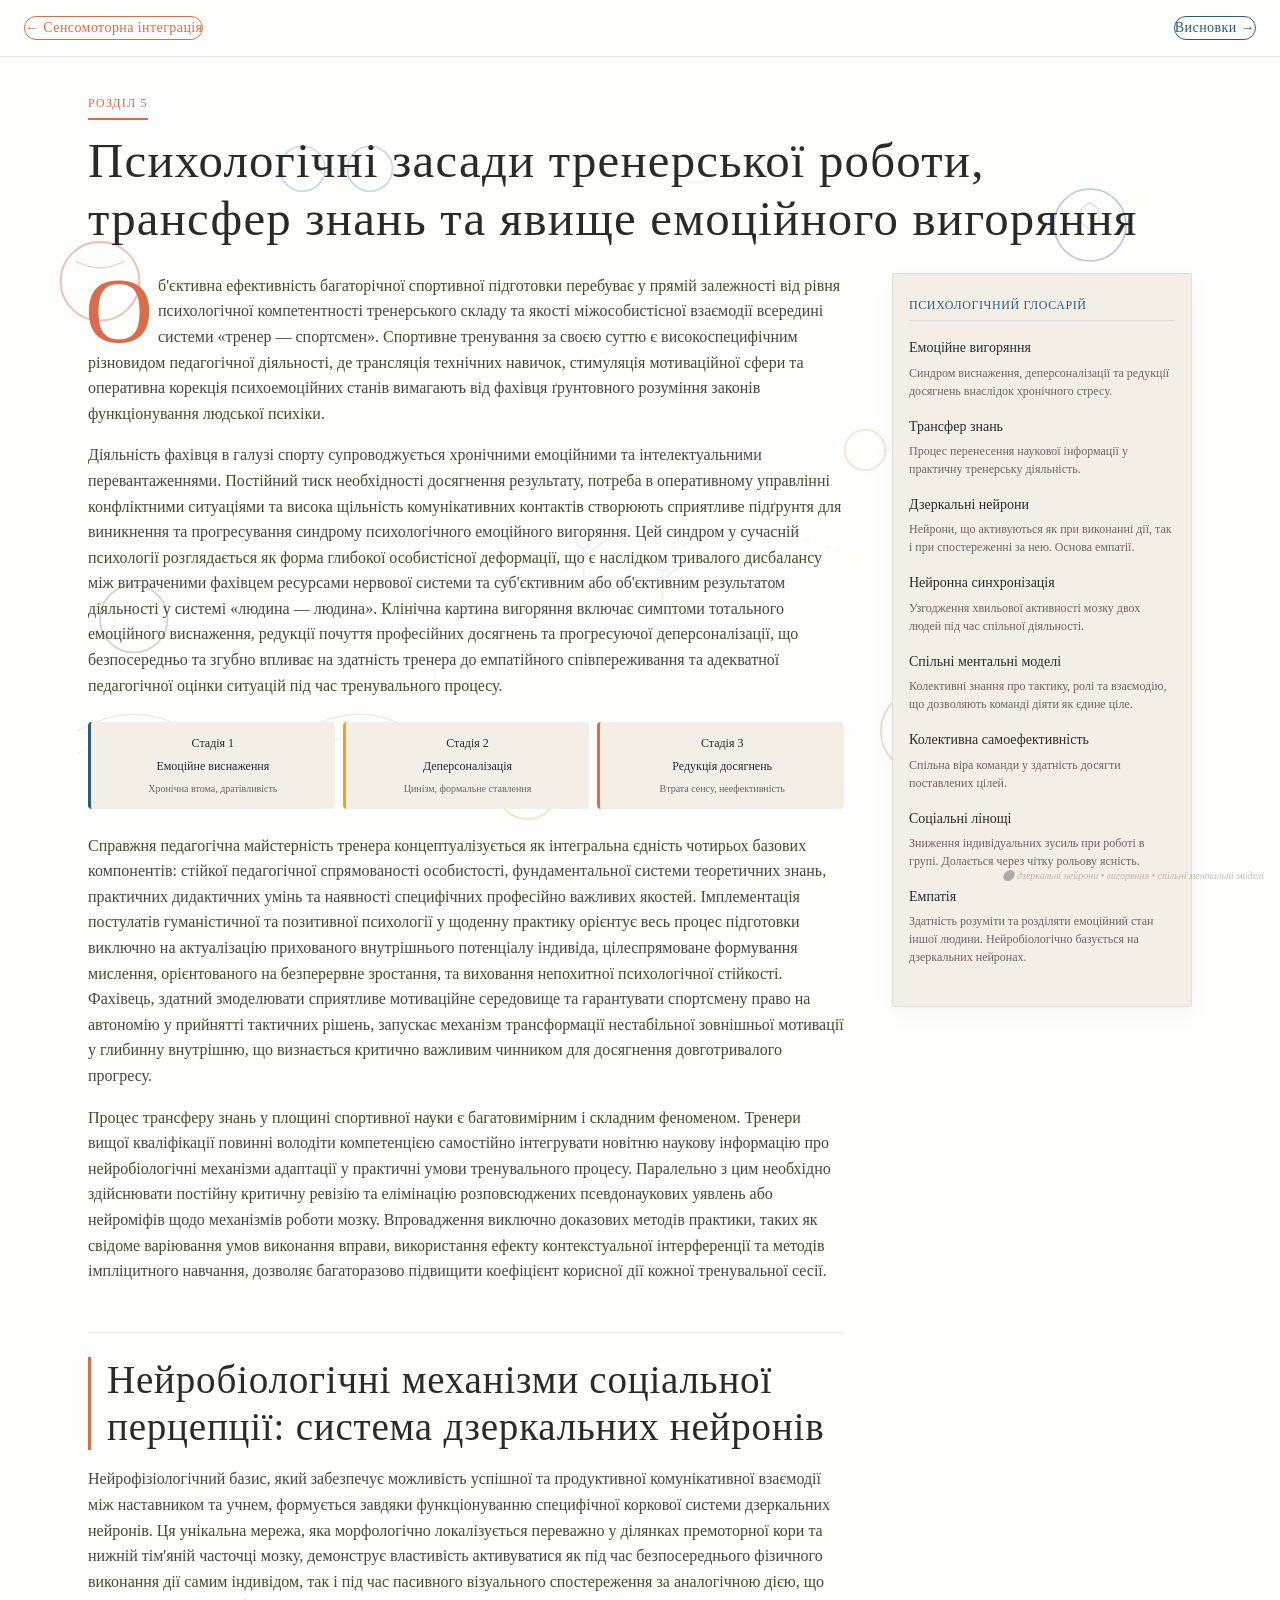
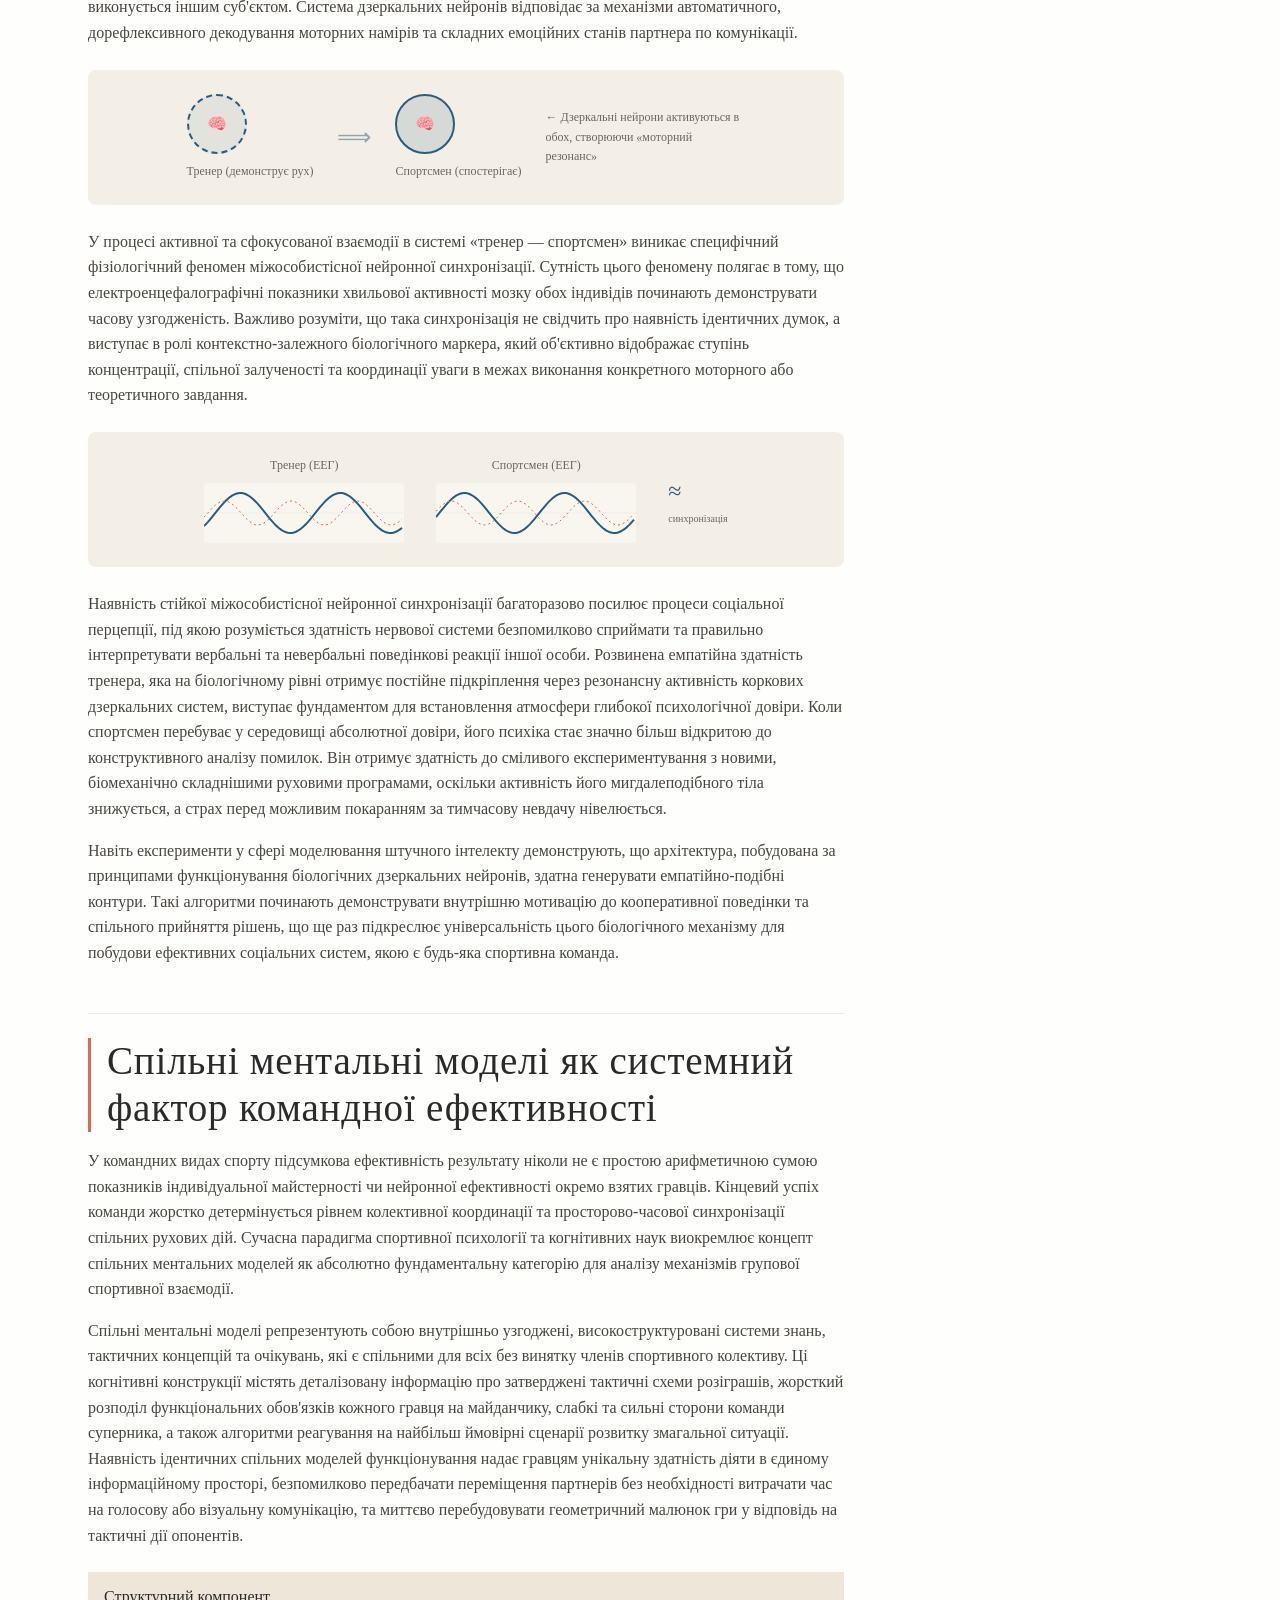
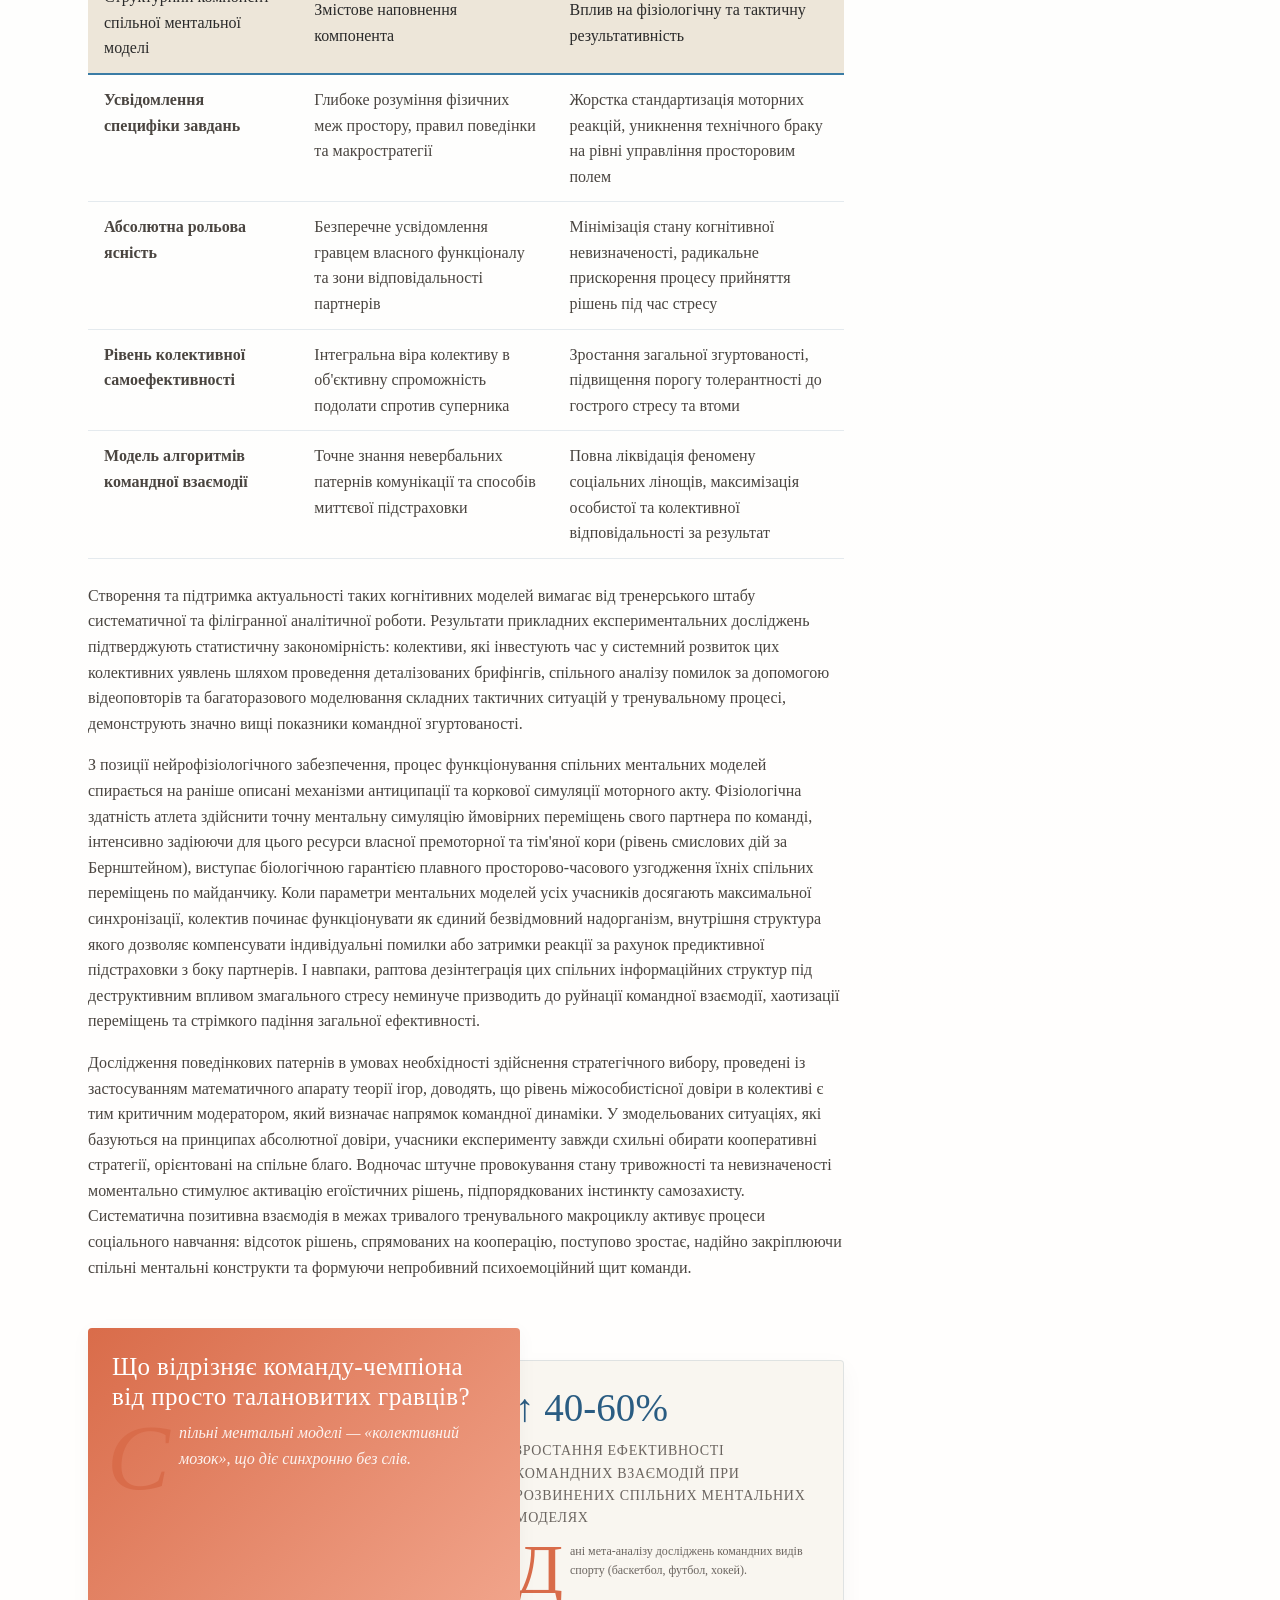
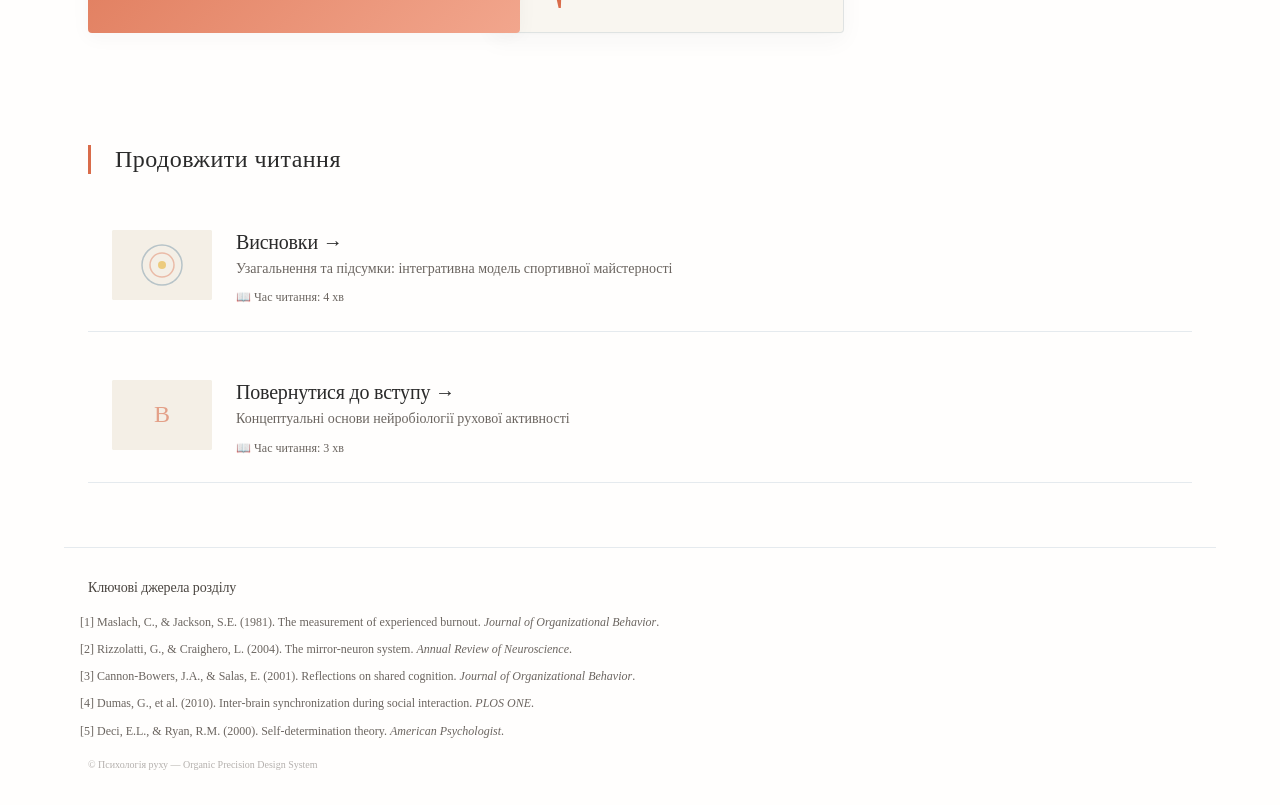
<file: psychology.html>
<!DOCTYPE html>
<html lang="uk">
<head>
  <meta charset="UTF-8">
  <meta name="viewport" content="width=device-width, initial-scale=1.0">
  <title>Психологія тренерської роботи — Психологія руху</title>
  <link rel="stylesheet" href="style.css">
  
  <style>
    .bg-drawing {
      position: fixed;
      top: 0;
      left: 0;
      width: 100%;
      height: 100%;
      pointer-events: none;
      z-index: 0;
      opacity: 0.8;
    }
    
    .bg-drawing svg {
      width: 100%;
      height: 100%;
    }
    
    @keyframes floatBall1 {
      0%, 100% { transform: translate(0, 0) rotate(0deg); }
      25% { transform: translate(15px, -20px) rotate(5deg); }
      50% { transform: translate(-10px, -35px) rotate(-3deg); }
      75% { transform: translate(-20px, -10px) rotate(8deg); }
    }
    
    @keyframes floatBall2 {
      0%, 100% { transform: translate(0, 0) rotate(0deg); }
      33% { transform: translate(-25px, 15px) rotate(-7deg); }
      66% { transform: translate(15px, 30px) rotate(4deg); }
    }
    
    @keyframes floatBall3 {
      0%, 100% { transform: translate(0, 0) rotate(0deg); }
      20% { transform: translate(30px, -10px) rotate(6deg); }
      40% { transform: translate(-15px, 25px) rotate(-4deg); }
      60% { transform: translate(10px, -30px) rotate(3deg); }
      80% { transform: translate(-30px, -5px) rotate(-6deg); }
    }
    
    @keyframes spinBall {
      from { transform: rotate(0deg); }
      to { transform: rotate(360deg); }
    }
    
    @keyframes pulseSync {
      0%, 100% { opacity: 0.1; }
      50% { opacity: 0.3; }
    }
    
    @keyframes mirrorPulse {
      0%, 100% { transform: scale(1); opacity: 0.15; }
      50% { transform: scale(1.05); opacity: 0.25; }
    }
    
    .ball-1 { animation: floatBall1 18s ease-in-out infinite; }
    .ball-2 { animation: floatBall2 22s ease-in-out infinite; }
    .ball-3 { animation: floatBall3 25s ease-in-out infinite; }
    .ball-4 { animation: floatBall1 20s ease-in-out infinite reverse; }
    .ball-5 { animation: floatBall2 28s ease-in-out infinite; }
    
    .spin-slow { animation: spinBall 40s linear infinite; }
    .spin-reverse { animation: spinBall 35s linear infinite reverse; }
    .pulse-sync { animation: pulseSync 3s ease-in-out infinite; }
    .mirror-pulse { animation: mirrorPulse 4s ease-in-out infinite; }
    
    .content-wrapper {
      position: relative;
      z-index: 2;
      min-height: 100vh;
    }
    
    .site-nav {
      display: flex;
      justify-content: space-between;
      align-items: center;
      padding: var(--space-4) var(--space-6);
      border-bottom: 1px solid var(--border-light);
      margin-bottom: var(--space-8);
    }
    
    .nav-buttons {
      display: flex;
      gap: var(--space-3);
    }
    
    .nav-button {
      font-family: 'Mackinac', serif;
      font-size: var(--text-sm);
      padding: var(--space-2) var(--space-5);
      background: transparent;
      border: 1.5px solid var(--accent-cool);
      color: var(--accent-cool);
      border-radius: 30px;
      cursor: pointer;
      transition: all var(--duration-base) var(--ease-out-expo);
      text-decoration: none;
      display: inline-block;
      letter-spacing: 0.03em;
    }
    
    .nav-button:hover {
      background: var(--accent-cool);
      color: white;
      transform: translateY(-2px);
      box-shadow: 0 4px 12px rgba(42, 92, 130, 0.15);
    }
    
    .nav-button-outline {
      border-color: var(--accent-warm-solid);
      color: var(--accent-warm-solid);
    }
    
    .nav-button-outline:hover {
      background: var(--accent-warm-solid);
      color: white;
    }
    
    .chapter-badge {
      display: inline-block;
      font-family: 'Mackinac', serif;
      font-size: var(--text-xs);
      text-transform: uppercase;
      letter-spacing: 0.1em;
      color: var(--accent-warm-solid);
      border-bottom: 2px solid var(--accent-warm-solid);
      padding-bottom: var(--space-1);
      margin-bottom: var(--space-3);
    }
    
    /* Section dividers */
    .section-divider {
      margin: var(--space-12) 0 var(--space-6);
      border: none;
      border-top: 1px solid var(--border-light);
    }
    
    /* Burnout indicator */
    .burnout-gauge {
      display: flex;
      gap: var(--space-2);
      margin: var(--space-6) 0;
    }
    
    .burnout-stage {
      flex: 1;
      padding: var(--space-3);
      background: var(--bg-secondary);
      border-radius: 4px;
      text-align: center;
      font-size: var(--text-xs);
      border-left: 3px solid;
      transition: all var(--duration-base);
    }
    
    .burnout-stage.stage-1 { border-left-color: #2A5C82; }
    .burnout-stage.stage-2 { border-left-color: #E6A817; }
    .burnout-stage.stage-3 { border-left-color: #D96C4A; }
    
    .burnout-stage .stage-name {
      font-family: 'Mackinac', serif;
      font-weight: 500;
      margin-bottom: var(--space-1);
    }
    
    /* Mirror neuron diagram */
    .mirror-diagram {
      display: flex;
      align-items: center;
      justify-content: center;
      gap: var(--space-6);
      padding: var(--space-6);
      background: var(--bg-secondary);
      border-radius: 8px;
      margin: var(--space-6) 0;
    }
    
    .mirror-person {
      text-align: center;
    }
    
    .mirror-person .label {
      font-size: var(--text-xs);
      color: var(--text-muted);
      margin-top: var(--space-2);
    }
    
    .mirror-arrow {
      font-size: 24px;
      color: var(--accent-cool);
      opacity: 0.5;
    }
    
    .mirror-brain {
      width: 60px;
      height: 60px;
      border-radius: 50%;
      background: rgba(42, 92, 130, 0.08);
      display: flex;
      align-items: center;
      justify-content: center;
      border: 2px dashed var(--accent-cool);
    }
    
    .mirror-brain.active {
      background: rgba(42, 92, 130, 0.15);
      border: 2px solid var(--accent-cool);
      animation: mirrorPulse 4s ease-in-out infinite;
    }
    
    /* Shared mental models table */
    .mental-models-table {
      width: 100%;
      border-collapse: collapse;
      margin: var(--space-6) 0;
    }
    
    .mental-models-table th {
      font-family: 'Mackinac', serif;
      font-weight: 500;
      text-align: left;
      padding: var(--space-3) var(--space-4);
      background: var(--bg-tertiary);
      border-bottom: 2px solid var(--accent-cool-light);
    }
    
    .mental-models-table td {
      padding: var(--space-3) var(--space-4);
      border-bottom: 1px solid var(--border-light);
      color: var(--text-secondary);
      vertical-align: top;
    }
    
    .mental-models-table tr:hover td {
      background: rgba(242, 166, 141, 0.04);
    }
    
    /* Sync visualization */
    .sync-visualization {
      display: flex;
      justify-content: center;
      gap: var(--space-8);
      margin: var(--space-6) 0;
      padding: var(--space-6);
      background: var(--bg-secondary);
      border-radius: 8px;
    }
    
    .sync-wave {
      display: flex;
      flex-direction: column;
      align-items: center;
      gap: var(--space-2);
    }
    
    .wave-label {
      font-size: var(--text-xs);
      color: var(--text-muted);
    }
    
    .wave-canvas {
      width: 200px;
      height: 60px;
      background: var(--bg-primary);
      border-radius: 4px;
    }
    
    .drawing-note {
      position: fixed;
      bottom: var(--space-4);
      right: var(--space-4);
      font-size: 10px;
      color: var(--text-muted);
      opacity: 0.4;
      z-index: 10;
      font-style: italic;
    }
  </style>
</head>
<body>
  <!-- Background Drawings with Social/Mirror Theme -->
  <div class="bg-drawing">
    <svg viewBox="0 0 1200 800" preserveAspectRatio="xMidYMid slice" xmlns="http://www.w3.org/2000/svg">
      
      <!-- Mirror neuron pairs (connected circles) -->
      <g class="mirror-pulse">
        <circle cx="300" cy="150" r="20" fill="none" stroke="#2A5C82" stroke-width="1.5" opacity="0.3"/>
        <circle cx="360" cy="150" r="20" fill="none" stroke="#2A5C82" stroke-width="1.5" opacity="0.3"/>
        <line x1="320" y1="150" x2="340" y2="150" stroke="#2A5C82" stroke-width="1" opacity="0.2" stroke-dasharray="4,3"/>
      </g>
      
      <g class="mirror-pulse" style="animation-delay: 1.5s;">
        <circle cx="800" cy="400" r="18" fill="none" stroke="#D96C4A" stroke-width="1.5" opacity="0.25"/>
        <circle cx="860" cy="400" r="18" fill="none" stroke="#D96C4A" stroke-width="1.5" opacity="0.25"/>
        <line x1="818" y1="400" x2="842" y2="400" stroke="#D96C4A" stroke-width="1" opacity="0.18" stroke-dasharray="4,3"/>
      </g>
      
      <!-- Team synchronization waves -->
      <path d="M100 650 Q150 620 200 650 Q250 680 300 650 Q350 620 400 650" fill="none" stroke="#2A5C82" stroke-width="1" opacity="0.15" class="pulse-sync"/>
      <path d="M100 670 Q150 640 200 670 Q250 700 300 670 Q350 640 400 670" fill="none" stroke="#2A5C82" stroke-width="0.8" opacity="0.1" class="pulse-sync" style="animation-delay: 0.5s;"/>
      
      <!-- Basketball -->
      <g class="ball-1">
        <circle cx="120" cy="250" r="35" fill="none" stroke="#D96C4A" stroke-width="1.8" opacity="0.5"/>
        <path d="M98 232 Q120 244 142 232" fill="none" stroke="#D96C4A" stroke-width="1.2" opacity="0.4"/>
      </g>
      
      <!-- Soccer ball -->
      <g class="ball-2">
        <circle cx="1000" cy="200" r="32" fill="none" stroke="#2A5C82" stroke-width="1.5" opacity="0.4"/>
        <polygon points="1000,180 1008,186 1008,198 1000,204 992,198 992,186" fill="none" stroke="#2A5C82" stroke-width="1" opacity="0.25"/>
      </g>
      
      <!-- Tennis ball -->
      <g class="ball-3">
        <circle cx="500" cy="700" r="28" fill="none" stroke="#E6A817" stroke-width="1.5" opacity="0.4"/>
        <path d="M486 687 Q498 693 514 687" fill="none" stroke="#E6A817" stroke-width="0.8" opacity="0.3"/>
      </g>
      
      <!-- Volleyball -->
      <g class="ball-4">
        <circle cx="850" cy="650" r="36" fill="none" stroke="#D96C4A" stroke-width="1.5" opacity="0.35"/>
        <path d="M824 635 Q850 648 876 635" fill="none" stroke="#D96C4A" stroke-width="1" opacity="0.3"/>
      </g>
      
      <!-- Baseball -->
      <g class="ball-5">
        <circle cx="150" cy="550" r="30" fill="none" stroke="#4A4540" stroke-width="1.5" opacity="0.3"/>
        <path d="M130 538 Q136 550 130 562" fill="none" stroke="#E6A817" stroke-width="1" opacity="0.3" stroke-dasharray="3,3"/>
      </g>
      
      <!-- Empathy/brain connection lines -->
      <path d="M400 300 Q500 350 600 300" fill="none" stroke="#E6A817" stroke-width="0.8" opacity="0.12" stroke-dasharray="5,5"/>
      <path d="M600 500 Q700 450 800 500" fill="none" stroke="#E6A817" stroke-width="0.8" opacity="0.1" stroke-dasharray="5,5"/>
      
      <!-- Neuron sparkles -->
      <circle cx="450" cy="200" r="2.5" fill="#E6A817" opacity="0.2" class="pulse-sync"/>
      <circle cx="700" cy="300" r="2" fill="#D96C4A" opacity="0.18" class="pulse-sync" style="animation-delay: 1s;"/>
      <circle cx="350" cy="450" r="2.5" fill="#2A5C82" opacity="0.15" class="pulse-sync" style="animation-delay: 2s;"/>
      
      <!-- Rotating rings -->
      <g class="spin-slow" transform="translate(650, 150)">
        <ellipse cx="0" cy="0" rx="20" ry="12" fill="none" stroke="#2A5C82" stroke-width="0.8" opacity="0.12"/>
      </g>
      
      <g class="spin-reverse" transform="translate(400, 600)">
        <ellipse cx="0" cy="0" rx="18" ry="10" fill="none" stroke="#D96C4A" stroke-width="0.8" opacity="0.1"/>
      </g>
      
      <!-- Stick figure coach and athlete -->
      <g opacity="0.1" stroke="#2A5C82" stroke-width="1.5" fill="none" stroke-linecap="round">
        <!-- Coach -->
        <circle cx="550" cy="480" r="7"/>
        <line x1="550" y1="487" x2="550" y2="520"/>
        <line x1="550" y1="495" x2="570" y2="480"/>
        <line x1="550" y1="495" x2="535" y2="505"/>
        
        <!-- Athlete -->
        <circle cx="620" cy="500" r="7"/>
        <line x1="620" y1="507" x2="620" y2="540"/>
        <line x1="620" y1="515" x2="640" y2="500"/>
        
        <!-- Connection -->
        <line x1="557" y1="490" x2="613" y2="500" stroke="#E6A817" stroke-width="1" stroke-dasharray="3,3"/>
      </g>
    </svg>
  </div>
  
  <div class="content-wrapper">
    
    <!-- Navigation -->
    <nav class="site-nav">
      <a href="integration.html" class="nav-button nav-button-outline">
        ← Сенсомоторна інтеграція
      </a>
      <div class="nav-buttons">
        <a href="conclusions.html" class="nav-button">
          Висновки →
        </a>
      </div>
    </nav>
    
    <main class="container">
      
      <div class="chapter-badge">Розділ 5</div>
      <h1>Психологічні засади тренерської роботи, трансфер знань та явище емоційного вигоряння</h1>
      
      <div class="content-grid">
        
        <article class="article-body">
          
          <p>Об'єктивна ефективність багаторічної спортивної підготовки перебуває у прямій залежності від рівня психологічної компетентності тренерського складу та якості міжособистісної взаємодії всередині системи «тренер — спортсмен». Спортивне тренування за своєю суттю є високоспецифічним різновидом педагогічної діяльності, де трансляція технічних навичок, стимуляція мотиваційної сфери та оперативна корекція психоемоційних станів вимагають від фахівця ґрунтовного розуміння законів функціонування людської психіки.</p>
          
          <p>Діяльність фахівця в галузі спорту супроводжується хронічними емоційними та інтелектуальними перевантаженнями. Постійний тиск необхідності досягнення результату, потреба в оперативному управлінні конфліктними ситуаціями та висока щільність комунікативних контактів створюють сприятливе підґрунтя для виникнення та прогресування синдрому психологічного емоційного вигоряння. Цей синдром у сучасній психології розглядається як форма глибокої особистісної деформації, що є наслідком тривалого дисбалансу між витраченими фахівцем ресурсами нервової системи та суб'єктивним або об'єктивним результатом діяльності у системі «людина — людина». Клінічна картина вигоряння включає симптоми тотального емоційного виснаження, редукції почуття професійних досягнень та прогресуючої деперсоналізації, що безпосередньо та згубно впливає на здатність тренера до емпатійного співпереживання та адекватної педагогічної оцінки ситуацій під час тренувального процесу.</p>
          
          <!-- Burnout Stages -->
          <div class="burnout-gauge">
            <div class="burnout-stage stage-1">
              <div class="stage-name">Стадія 1</div>
              <div>Емоційне виснаження</div>
              <div style="font-size: 10px; opacity: 0.7; margin-top: 4px;">Хронічна втома, дратівливість</div>
            </div>
            <div class="burnout-stage stage-2">
              <div class="stage-name">Стадія 2</div>
              <div>Деперсоналізація</div>
              <div style="font-size: 10px; opacity: 0.7; margin-top: 4px;">Цинізм, формальне ставлення</div>
            </div>
            <div class="burnout-stage stage-3">
              <div class="stage-name">Стадія 3</div>
              <div>Редукція досягнень</div>
              <div style="font-size: 10px; opacity: 0.7; margin-top: 4px;">Втрата сенсу, неефективність</div>
            </div>
          </div>
          
          <p>Справжня педагогічна майстерність тренера концептуалізується як інтегральна єдність чотирьох базових компонентів: стійкої педагогічної спрямованості особистості, фундаментальної системи теоретичних знань, практичних дидактичних умінь та наявності специфічних професійно важливих якостей. Імплементація постулатів гуманістичної та позитивної психології у щоденну практику орієнтує весь процес підготовки виключно на актуалізацію прихованого внутрішнього потенціалу індивіда, цілеспрямоване формування мислення, орієнтованого на безперервне зростання, та виховання непохитної психологічної стійкості. Фахівець, здатний змоделювати сприятливе мотиваційне середовище та гарантувати спортсмену право на автономію у прийнятті тактичних рішень, запускає механізм трансформації нестабільної зовнішньої мотивації у глибинну внутрішню, що визнається критично важливим чинником для досягнення довготривалого прогресу.</p>
          
          <p>Процес трансферу знань у площині спортивної науки є багатовимірним і складним феноменом. Тренери вищої кваліфікації повинні володіти компетенцією самостійно інтегрувати новітню наукову інформацію про нейробіологічні механізми адаптації у практичні умови тренувального процесу. Паралельно з цим необхідно здійснювати постійну критичну ревізію та елімінацію розповсюджених псевдонаукових уявлень або нейроміфів щодо механізмів роботи мозку. Впровадження виключно доказових методів практики, таких як свідоме варіювання умов виконання вправи, використання ефекту контекстуальної інтерференції та методів імпліцитного навчання, дозволяє багаторазово підвищити коефіцієнт корисної дії кожної тренувальної сесії.</p>
          
          <div class="section-divider"></div>
          
          <h2 id="mirror-neurons">Нейробіологічні механізми соціальної перцепції: система дзеркальних нейронів</h2>
          
          <p>Нейрофізіологічний базис, який забезпечує можливість успішної та продуктивної комунікативної взаємодії між наставником та учнем, формується завдяки функціонуванню специфічної коркової системи дзеркальних нейронів. Ця унікальна мережа, яка морфологічно локалізується переважно у ділянках премоторної кори та нижній тім'яній часточці мозку, демонструє властивість активуватися як під час безпосереднього фізичного виконання дії самим індивідом, так і під час пасивного візуального спостереження за аналогічною дією, що виконується іншим суб'єктом. Система дзеркальних нейронів відповідає за механізми автоматичного, дорефлексивного декодування моторних намірів та складних емоційних станів партнера по комунікації.</p>
          
          <!-- Mirror Neuron Diagram -->
          <div class="mirror-diagram">
            <div class="mirror-person">
              <div class="mirror-brain">🧠</div>
              <div class="label">Тренер (демонструє рух)</div>
            </div>
            <div class="mirror-arrow">⟹</div>
            <div class="mirror-person">
              <div class="mirror-brain active">🧠</div>
              <div class="label">Спортсмен (спостерігає)</div>
            </div>
            <div style="font-size: var(--text-xs); color: var(--text-muted); max-width: 200px;">
              ← Дзеркальні нейрони активуються в обох, створюючи «моторний резонанс»
            </div>
          </div>
          
          <p>У процесі активної та сфокусованої взаємодії в системі «тренер — спортсмен» виникає специфічний фізіологічний феномен міжособистісної нейронної синхронізації. Сутність цього феномену полягає в тому, що електроенцефалографічні показники хвильової активності мозку обох індивідів починають демонструвати часову узгодженість. Важливо розуміти, що така синхронізація не свідчить про наявність ідентичних думок, а виступає в ролі контекстно-залежного біологічного маркера, який об'єктивно відображає ступінь концентрації, спільної залученості та координації уваги в межах виконання конкретного моторного або теоретичного завдання.</p>
          
          <!-- Synchronization Visualization -->
          <div class="sync-visualization">
            <div class="sync-wave">
              <div class="wave-label">Тренер (ЕЕГ)</div>
              <canvas id="wave-coach" class="wave-canvas" width="200" height="60"></canvas>
            </div>
            <div class="sync-wave">
              <div class="wave-label">Спортсмен (ЕЕГ)</div>
              <canvas id="wave-athlete" class="wave-canvas" width="200" height="60"></canvas>
            </div>
            <div style="display: flex; flex-direction: column; justify-content: center;">
              <span style="font-size: 24px; color: var(--accent-cool);">≈</span>
              <span style="font-size: 10px; color: var(--text-muted);">синхронізація</span>
            </div>
          </div>
          
          <p>Наявність стійкої міжособистісної нейронної синхронізації багаторазово посилює процеси соціальної перцепції, під якою розуміється здатність нервової системи безпомилково сприймати та правильно інтерпретувати вербальні та невербальні поведінкові реакції іншої особи. Розвинена емпатійна здатність тренера, яка на біологічному рівні отримує постійне підкріплення через резонансну активність коркових дзеркальних систем, виступає фундаментом для встановлення атмосфери глибокої психологічної довіри. Коли спортсмен перебуває у середовищі абсолютної довіри, його психіка стає значно більш відкритою до конструктивного аналізу помилок. Він отримує здатність до сміливого експериментування з новими, біомеханічно складнішими руховими програмами, оскільки активність його мигдалеподібного тіла знижується, а страх перед можливим покаранням за тимчасову невдачу нівелюється.</p>
          
          <p>Навіть експерименти у сфері моделювання штучного інтелекту демонструють, що архітектура, побудована за принципами функціонування біологічних дзеркальних нейронів, здатна генерувати емпатійно-подібні контури. Такі алгоритми починають демонструвати внутрішню мотивацію до кооперативної поведінки та спільного прийняття рішень, що ще раз підкреслює універсальність цього біологічного механізму для побудови ефективних соціальних систем, якою є будь-яка спортивна команда.</p>
          
          <div class="section-divider"></div>
          
          <h2 id="shared-mental-models">Спільні ментальні моделі як системний фактор командної ефективності</h2>
          
          <p>У командних видах спорту підсумкова ефективність результату ніколи не є простою арифметичною сумою показників індивідуальної майстерності чи нейронної ефективності окремо взятих гравців. Кінцевий успіх команди жорстко детермінується рівнем колективної координації та просторово-часової синхронізації спільних рухових дій. Сучасна парадигма спортивної психології та когнітивних наук виокремлює концепт спільних ментальних моделей як абсолютно фундаментальну категорію для аналізу механізмів групової спортивної взаємодії.</p>
          
          <p>Спільні ментальні моделі репрезентують собою внутрішньо узгоджені, високоструктуровані системи знань, тактичних концепцій та очікувань, які є спільними для всіх без винятку членів спортивного колективу. Ці когнітивні конструкції містять деталізовану інформацію про затверджені тактичні схеми розіграшів, жорсткий розподіл функціональних обов'язків кожного гравця на майданчику, слабкі та сильні сторони команди суперника, а також алгоритми реагування на найбільш ймовірні сценарії розвитку змагальної ситуації. Наявність ідентичних спільних моделей функціонування надає гравцям унікальну здатність діяти в єдиному інформаційному просторі, безпомилково передбачати переміщення партнерів без необхідності витрачати час на голосову або візуальну комунікацію, та миттєво перебудовувати геометричний малюнок гри у відповідь на тактичні дії опонентів.</p>
          
          <!-- Shared Mental Models Table -->
          <table class="mental-models-table">
            <thead>
              <tr>
                <th>Структурний компонент спільної ментальної моделі</th>
                <th>Змістове наповнення компонента</th>
                <th>Вплив на фізіологічну та тактичну результативність</th>
              </tr>
            </thead>
            <tbody>
              <tr>
                <td><strong>Усвідомлення специфіки завдань</strong></td>
                <td>Глибоке розуміння фізичних меж простору, правил поведінки та макростратегії</td>
                <td>Жорстка стандартизація моторних реакцій, уникнення технічного браку на рівні управління просторовим полем</td>
              </tr>
              <tr>
                <td><strong>Абсолютна рольова ясність</strong></td>
                <td>Безперечне усвідомлення гравцем власного функціоналу та зони відповідальності партнерів</td>
                <td>Мінімізація стану когнітивної невизначеності, радикальне прискорення процесу прийняття рішень під час стресу</td>
              </tr>
              <tr>
                <td><strong>Рівень колективної самоефективності</strong></td>
                <td>Інтегральна віра колективу в об'єктивну спроможність подолати спротив суперника</td>
                <td>Зростання загальної згуртованості, підвищення порогу толерантності до гострого стресу та втоми</td>
              </tr>
              <tr>
                <td><strong>Модель алгоритмів командної взаємодії</strong></td>
                <td>Точне знання невербальних патернів комунікації та способів миттєвої підстраховки</td>
                <td>Повна ліквідація феномену соціальних лінощів, максимізація особистої та колективної відповідальності за результат</td>
              </tr>
            </tbody>
          </table>
          
          <p>Створення та підтримка актуальності таких когнітивних моделей вимагає від тренерського штабу систематичної та філігранної аналітичної роботи. Результати прикладних експериментальних досліджень підтверджують статистичну закономірність: колективи, які інвестують час у системний розвиток цих колективних уявлень шляхом проведення деталізованих брифінгів, спільного аналізу помилок за допомогою відеоповторів та багаторазового моделювання складних тактичних ситуацій у тренувальному процесі, демонструють значно вищі показники командної згуртованості.</p>
          
          <p>З позиції нейрофізіологічного забезпечення, процес функціонування спільних ментальних моделей спирається на раніше описані механізми антиципації та коркової симуляції моторного акту. Фізіологічна здатність атлета здійснити точну ментальну симуляцію ймовірних переміщень свого партнера по команді, інтенсивно задіюючи для цього ресурси власної премоторної та тім'яної кори (рівень смислових дій за Бернштейном), виступає біологічною гарантією плавного просторово-часового узгодження їхніх спільних переміщень по майданчику. Коли параметри ментальних моделей усіх учасників досягають максимальної синхронізації, колектив починає функціонувати як єдиний безвідмовний надорганізм, внутрішня структура якого дозволяє компенсувати індивідуальні помилки або затримки реакції за рахунок предиктивної підстраховки з боку партнерів. І навпаки, раптова дезінтеграція цих спільних інформаційних структур під деструктивним впливом змагального стресу неминуче призводить до руйнації командної взаємодії, хаотизації переміщень та стрімкого падіння загальної ефективності.</p>
          
          <p>Дослідження поведінкових патернів в умовах необхідності здійснення стратегічного вибору, проведені із застосуванням математичного апарату теорії ігор, доводять, що рівень міжособистісної довіри в колективі є тим критичним модератором, який визначає напрямок командної динаміки. У змодельованих ситуаціях, які базуються на принципах абсолютної довіри, учасники експерименту завжди схильні обирати кооперативні стратегії, орієнтовані на спільне благо. Водночас штучне провокування стану тривожності та невизначеності моментально стимулює активацію егоїстичних рішень, підпорядкованих інстинкту самозахисту. Систематична позитивна взаємодія в межах тривалого тренувального макроциклу активує процеси соціального навчання: відсоток рішень, спрямованих на кооперацію, поступово зростає, надійно закріплюючи спільні ментальні конструкти та формуючи непробивний психоемоційний щит команди.</p>
          
          <!-- Evidence Module -->
          <div class="evidence-module">
            <div class="question-card">
              <h3>Що відрізняє команду-чемпіона від просто талановитих гравців?</h3>
              <p>Спільні ментальні моделі — «колективний мозок», що діє синхронно без слів.</p>
            </div>
            <div class="evidence-card">
              <div class="data-point">↑ 40-60%</div>
              <div class="data-label">зростання ефективності командних взаємодій при розвинених спільних ментальних моделях</div>
              <p style="margin-top: var(--space-3); font-size: var(--text-xs); color: var(--text-muted);">
                Дані мета-аналізу досліджень командних видів спорту (баскетбол, футбол, хокей).
              </p>
            </div>
          </div>
          
        </article>
        
        <!-- Sticky Glossary -->
        <aside class="glossary-sidebar">
          <h4>Психологічний глосарій</h4>
          
          <div class="glossary-item">
            <div class="glossary-term">Емоційне вигоряння</div>
            <div class="glossary-def">Синдром виснаження, деперсоналізації та редукції досягнень внаслідок хронічного стресу.</div>
          </div>
          
          <div class="glossary-item">
            <div class="glossary-term">Трансфер знань</div>
            <div class="glossary-def">Процес перенесення наукової інформації у практичну тренерську діяльність.</div>
          </div>
          
          <div class="glossary-item">
            <div class="glossary-term">Дзеркальні нейрони</div>
            <div class="glossary-def">Нейрони, що активуються як при виконанні дії, так і при спостереженні за нею. Основа емпатії.</div>
          </div>
          
          <div class="glossary-item">
            <div class="glossary-term">Нейронна синхронізація</div>
            <div class="glossary-def">Узгодження хвильової активності мозку двох людей під час спільної діяльності.</div>
          </div>
          
          <div class="glossary-item">
            <div class="glossary-term">Спільні ментальні моделі</div>
            <div class="glossary-def">Колективні знання про тактику, ролі та взаємодію, що дозволяють команді діяти як єдине ціле.</div>
          </div>
          
          <div class="glossary-item">
            <div class="glossary-term">Колективна самоефективність</div>
            <div class="glossary-def">Спільна віра команди у здатність досягти поставлених цілей.</div>
          </div>
          
          <div class="glossary-item">
            <div class="glossary-term">Соціальні лінощі</div>
            <div class="glossary-def">Зниження індивідуальних зусиль при роботі в групі. Долається через чітку рольову ясність.</div>
          </div>
          
          <div class="glossary-item">
            <div class="glossary-term">Емпатія</div>
            <div class="glossary-def">Здатність розуміти та розділяти емоційний стан іншої людини. Нейробіологічно базується на дзеркальних нейронах.</div>
          </div>
        </aside>
        
      </div>
      
<!-- Article Cards Navigation -->
<div style="margin: 4rem 0;">
  <h3 style="font-family: 'Mackinac', Georgia, serif; font-size: 1.5rem; margin-bottom: 2rem; color: #2A2A2A; letter-spacing: 0.02em; border-left: 3px solid #D96C4A; padding-left: 1.5rem;">Продовжити читання</h3>
  
  <!-- Card 1: Conclusions -->
  <div style="display: flex; align-items: flex-start; gap: 1.5rem; padding: 1.5rem; margin: 1.5rem 0; border-bottom: 1px solid rgba(42, 92, 130, 0.12); cursor: pointer;" onclick="window.location.href='conclusions.html'">
    <div style="width: 100px; height: 70px; flex-shrink: 0; background: #F4EFE6; border-radius: 2px; overflow: hidden;">
      <svg width="100" height="70" viewBox="0 0 100 70" xmlns="http://www.w3.org/2000/svg">
        <rect width="100" height="70" fill="#F4EFE6"/>
        <circle cx="50" cy="35" r="20" fill="none" stroke="#2A5C82" stroke-width="1.5" opacity="0.3"/>
        <circle cx="50" cy="35" r="12" fill="none" stroke="#D96C4A" stroke-width="1.5" opacity="0.4"/>
        <circle cx="50" cy="35" r="4" fill="#E6A817" opacity="0.5"/>
      </svg>
    </div>
    <div style="flex: 1;">
      <h4 style="font-family: 'Mackinac', Georgia, serif; font-size: 1.25rem; margin: 0 0 0.25rem 0; color: #2A2A2A; font-weight: 500;">Висновки →</h4>
      <p style="font-size: 0.875rem; color: #6B6560; margin: 0 0 0.5rem 0;">Узагальнення та підсумки: інтегративна модель спортивної майстерності</p>
      <div style="display: flex; align-items: center; gap: 0.5rem; font-size: 0.75rem; color: #6B6560;">
        <span style="display: flex; align-items: center; gap: 0.25rem;">📖 Час читання: 4 хв</span>
      </div>
    </div>
  </div>
  
  <!-- Card 2: Return to Introduction -->
  <div style="display: flex; align-items: flex-start; gap: 1.5rem; padding: 1.5rem; margin: 1.5rem 0; border-bottom: 1px solid rgba(42, 92, 130, 0.12); cursor: pointer;" onclick="window.location.href='index.html'">
    <div style="width: 100px; height: 70px; flex-shrink: 0; background: #F4EFE6; border-radius: 2px; overflow: hidden;">
      <svg width="100" height="70" viewBox="0 0 100 70" xmlns="http://www.w3.org/2000/svg">
        <rect width="100" height="70" fill="#F4EFE6"/>
        <text x="50" y="42" font-family="Georgia, serif" font-size="24" fill="#D96C4A" text-anchor="middle" opacity="0.6">В</text>
      </svg>
    </div>
    <div style="flex: 1;">
      <h4 style="font-family: 'Mackinac', Georgia, serif; font-size: 1.25rem; margin: 0 0 0.25rem 0; color: #2A2A2A; font-weight: 500;">Повернутися до вступу →</h4>
      <p style="font-size: 0.875rem; color: #6B6560; margin: 0 0 0.5rem 0;">Концептуальні основи нейробіології рухової активності</p>
      <div style="display: flex; align-items: center; gap: 0.5rem; font-size: 0.75rem; color: #6B6560;">
        <span style="display: flex; align-items: center; gap: 0.25rem;">📖 Час читання: 3 хв</span>
      </div>
    </div>
  </div>
</div>

    </main>
    
    <footer class="references" style="max-width: var(--container-max); margin: 0 auto; padding: var(--space-8) var(--space-6);">
      <h5>Ключові джерела розділу</h5>
      <ul class="reference-list">
        <li>[1] Maslach, C., & Jackson, S.E. (1981). The measurement of experienced burnout. <em>Journal of Organizational Behavior</em>.</li>
        <li>[2] Rizzolatti, G., & Craighero, L. (2004). The mirror-neuron system. <em>Annual Review of Neuroscience</em>.</li>
        <li>[3] Cannon-Bowers, J.A., & Salas, E. (2001). Reflections on shared cognition. <em>Journal of Organizational Behavior</em>.</li>
        <li>[4] Dumas, G., et al. (2010). Inter-brain synchronization during social interaction. <em>PLOS ONE</em>.</li>
        <li>[5] Deci, E.L., & Ryan, R.M. (2000). Self-determination theory. <em>American Psychologist</em>.</li>
      </ul>
      <p style="margin-top: var(--space-4); font-size: 10px; opacity: 0.5;">
        © Психологія руху — Organic Precision Design System
      </p>
    </footer>
    
  </div>
  
  <div class="drawing-note">
    ⚫ дзеркальні нейрони • вигоряння • спільні ментальні моделі
  </div>
  
  <!-- Wave Synchronization Animation -->
  <script>
    (function() {
      const coachCanvas = document.getElementById('wave-coach');
      const athleteCanvas = document.getElementById('wave-athlete');
      
      if (!coachCanvas || !athleteCanvas) return;
      
      const coachCtx = coachCanvas.getContext('2d');
      const athleteCtx = athleteCanvas.getContext('2d');
      
      let phase = 0;
      
      function drawWave(ctx, width, height, offset = 0) {
        ctx.clearRect(0, 0, width, height);
        
        // Background
        ctx.fillStyle = '#F9F6F0';
        ctx.fillRect(0, 0, width, height);
        
        // Grid line
        ctx.strokeStyle = 'rgba(42, 92, 130, 0.1)';
        ctx.lineWidth = 0.5;
        ctx.beginPath();
        ctx.moveTo(0, height/2);
        ctx.lineTo(width, height/2);
        ctx.stroke();
        
        // Wave
        ctx.beginPath();
        ctx.strokeStyle = '#2A5C82';
        ctx.lineWidth = 2;
        
        for (let x = 0; x < width; x += 2) {
          const t = (x / width) * Math.PI * 4 + phase + offset;
          const y = height/2 + Math.sin(t) * 20;
          
          if (x === 0) {
            ctx.moveTo(x, y);
          } else {
            ctx.lineTo(x, y);
          }
        }
        ctx.stroke();
        
        // Secondary wave (alpha rhythm)
        ctx.beginPath();
        ctx.strokeStyle = '#D96C4A';
        ctx.lineWidth = 1;
        ctx.setLineDash([2, 3]);
        
        for (let x = 0; x < width; x += 3) {
          const t = (x / width) * Math.PI * 6 + phase * 0.5 + offset;
          const y = height/2 + Math.cos(t) * 12;
          
          if (x === 0) {
            ctx.moveTo(x, y);
          } else {
            ctx.lineTo(x, y);
          }
        }
        ctx.stroke();
        ctx.setLineDash([]);
      }
      
      function animate() {
        phase += 0.03;
        
        drawWave(coachCtx, 200, 60, 0);
        drawWave(athleteCtx, 200, 60, 0.5); // Slight phase shift but synchronized pattern
        
        requestAnimationFrame(animate);
      }
      
      animate();
    })();
  </script>
  
  <script src="main.js"></script>
   <script>
  // Оживляємо картки, не змінюючи їхній зовнішній вигляд
  document.querySelectorAll('.article-card').forEach(card => {
    card.style.cursor = 'pointer'; // Додаємо курсор-палець при наведенні

    card.addEventListener('click', () => {
      const destination = card.getAttribute('data-href');
      if (destination) {
        window.location.href = destination;
      }
    });
  });
</script>
</body>
</html>
</file>
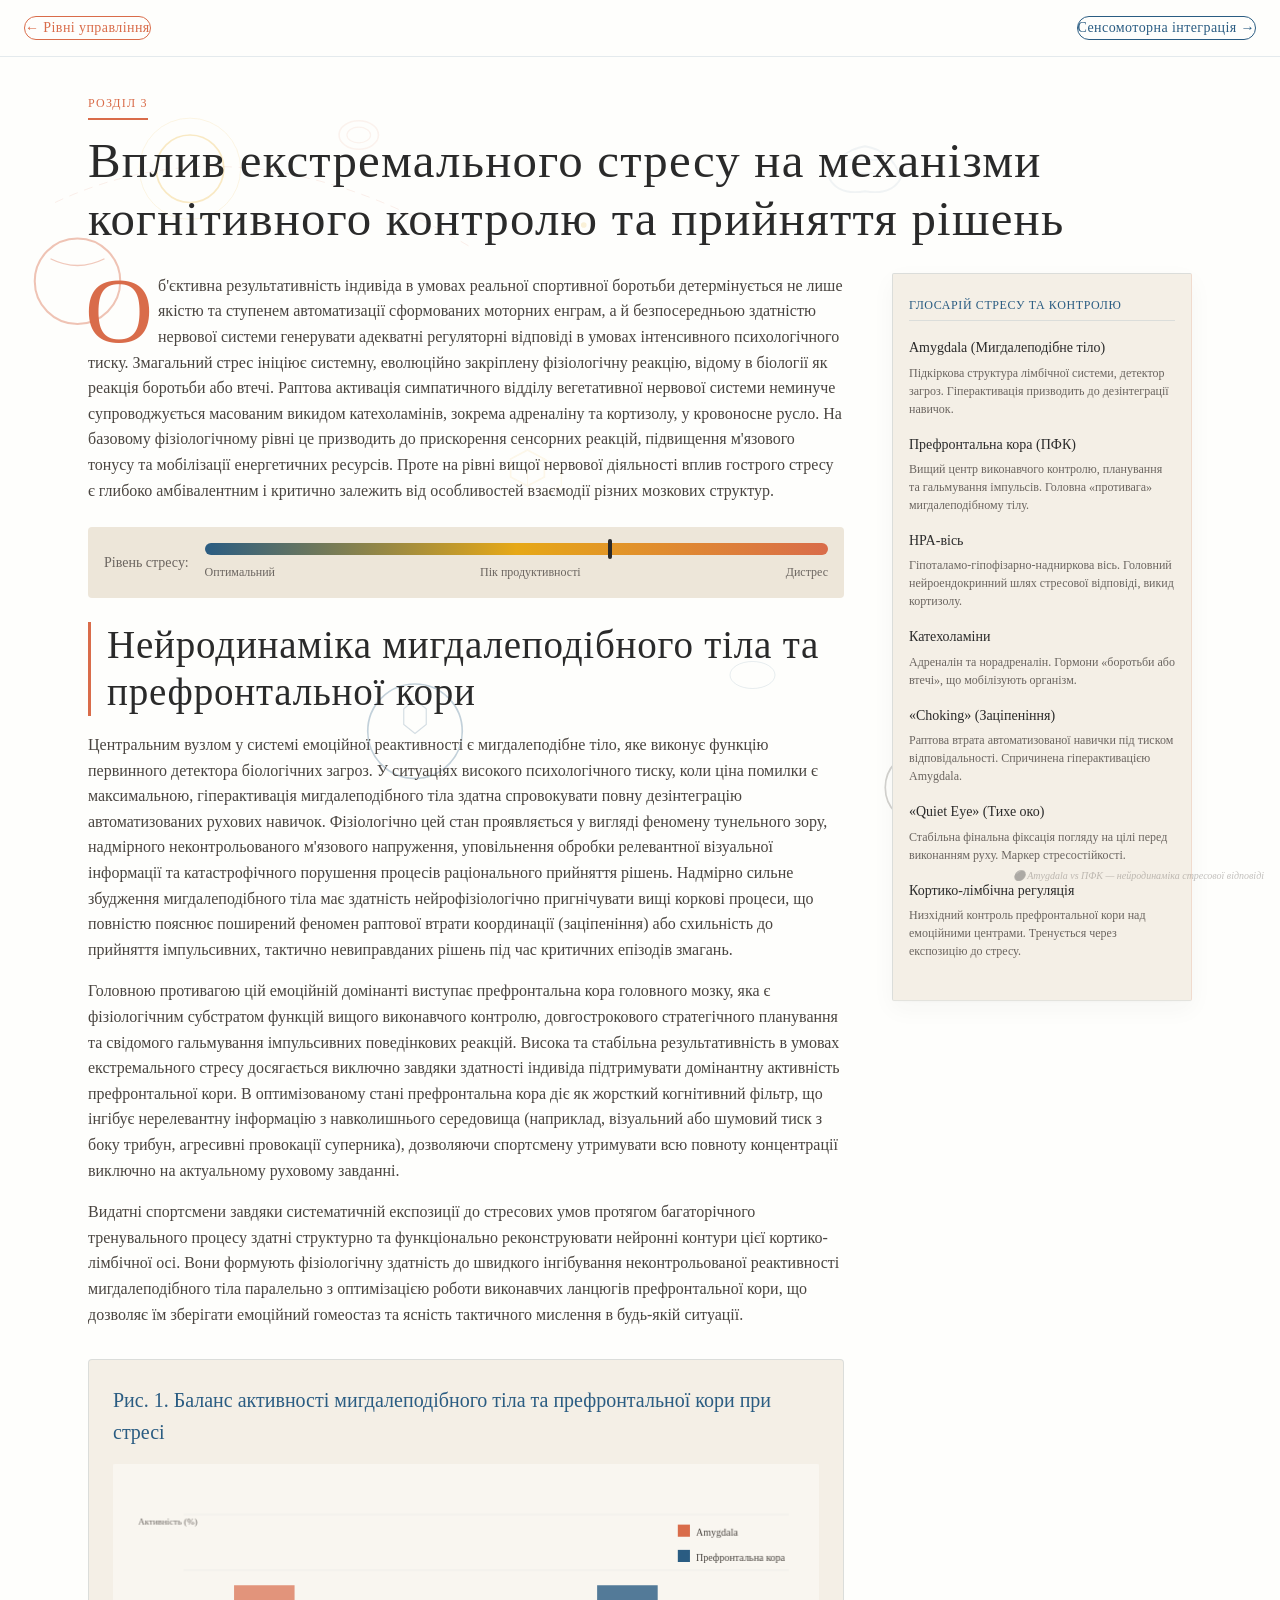
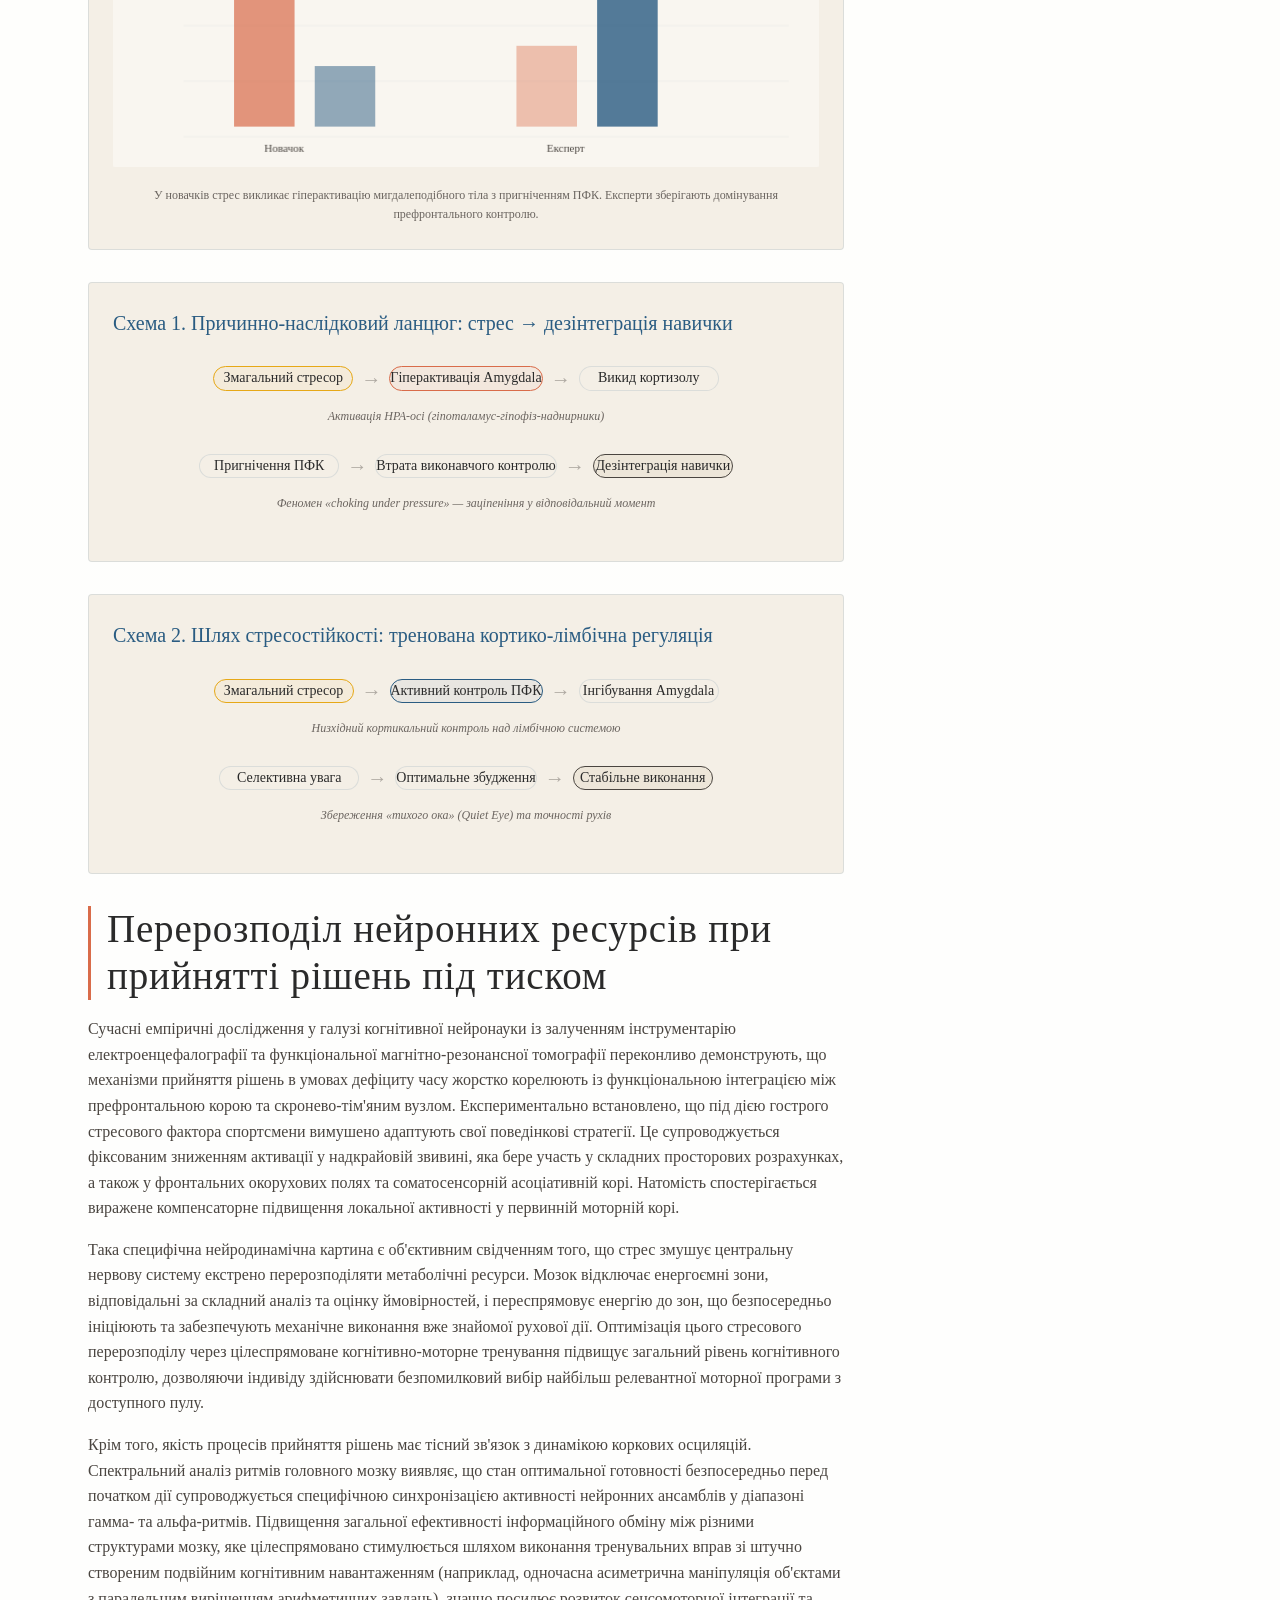
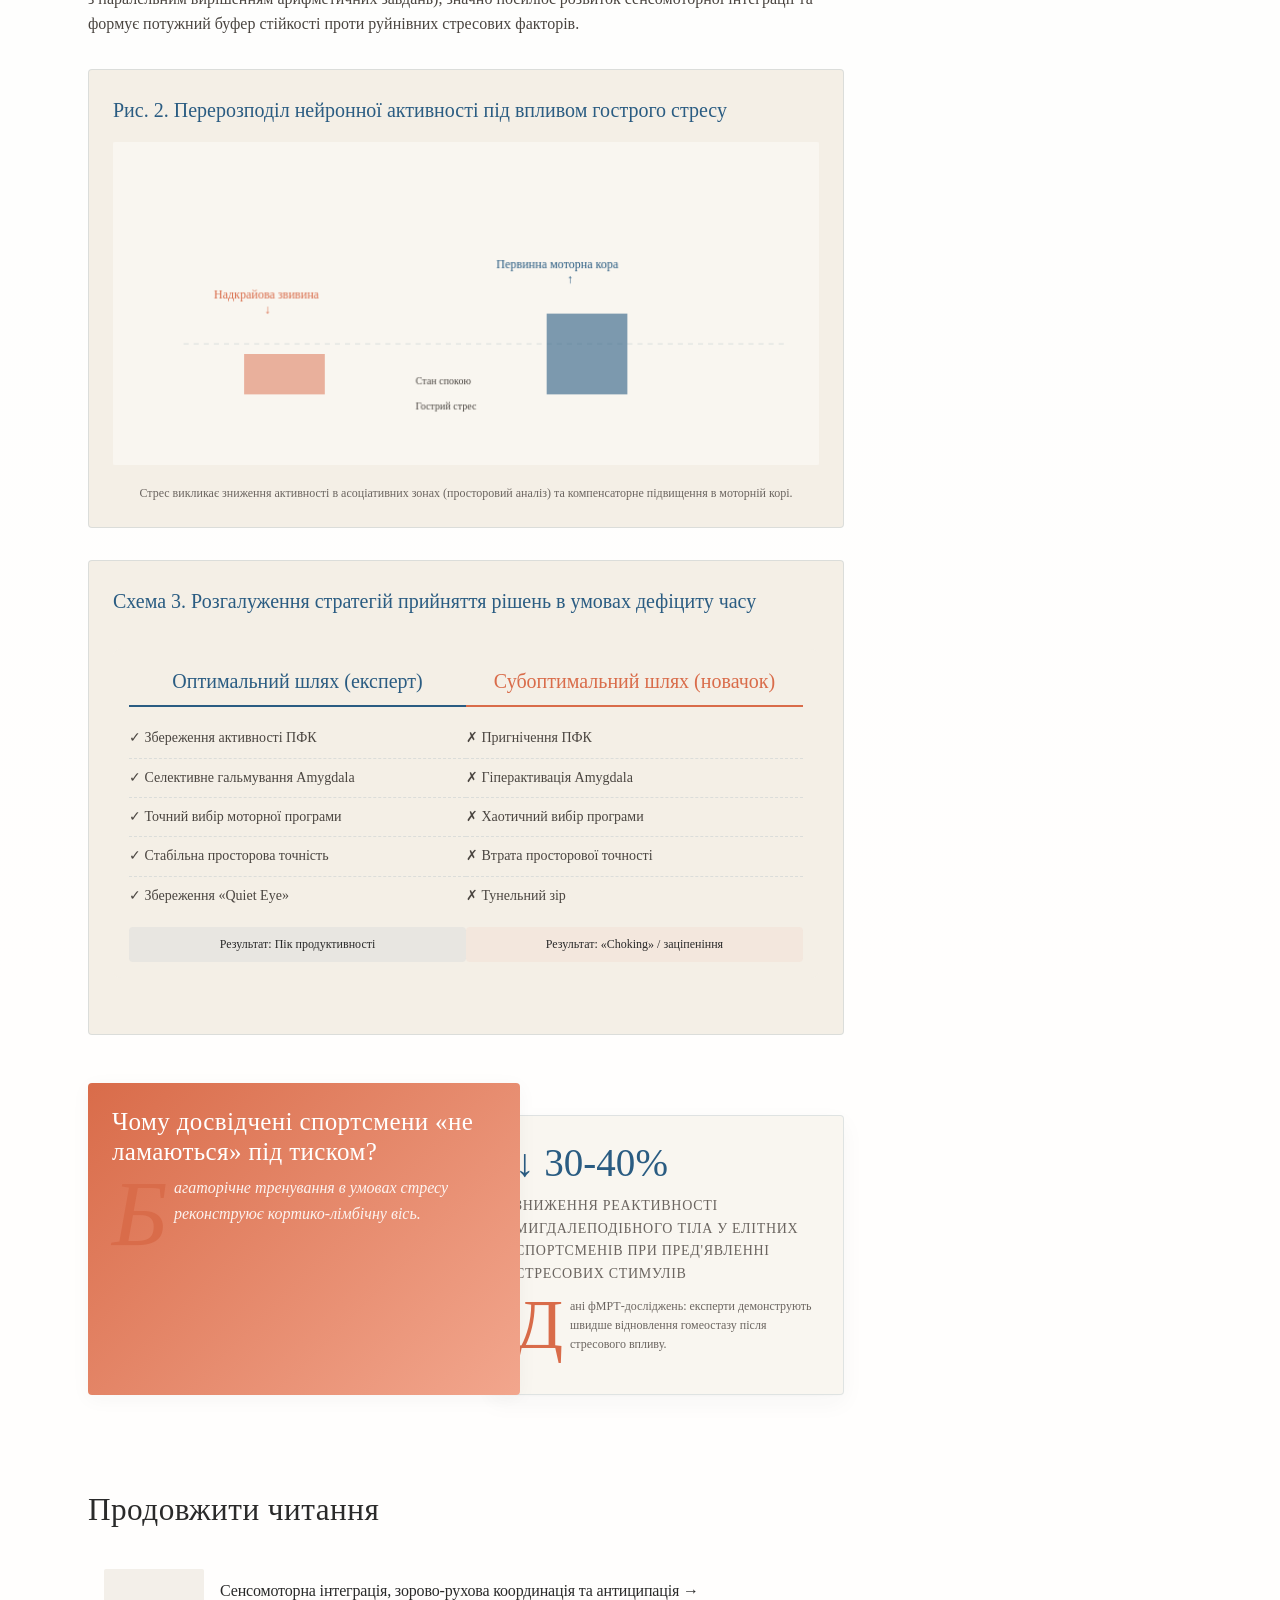
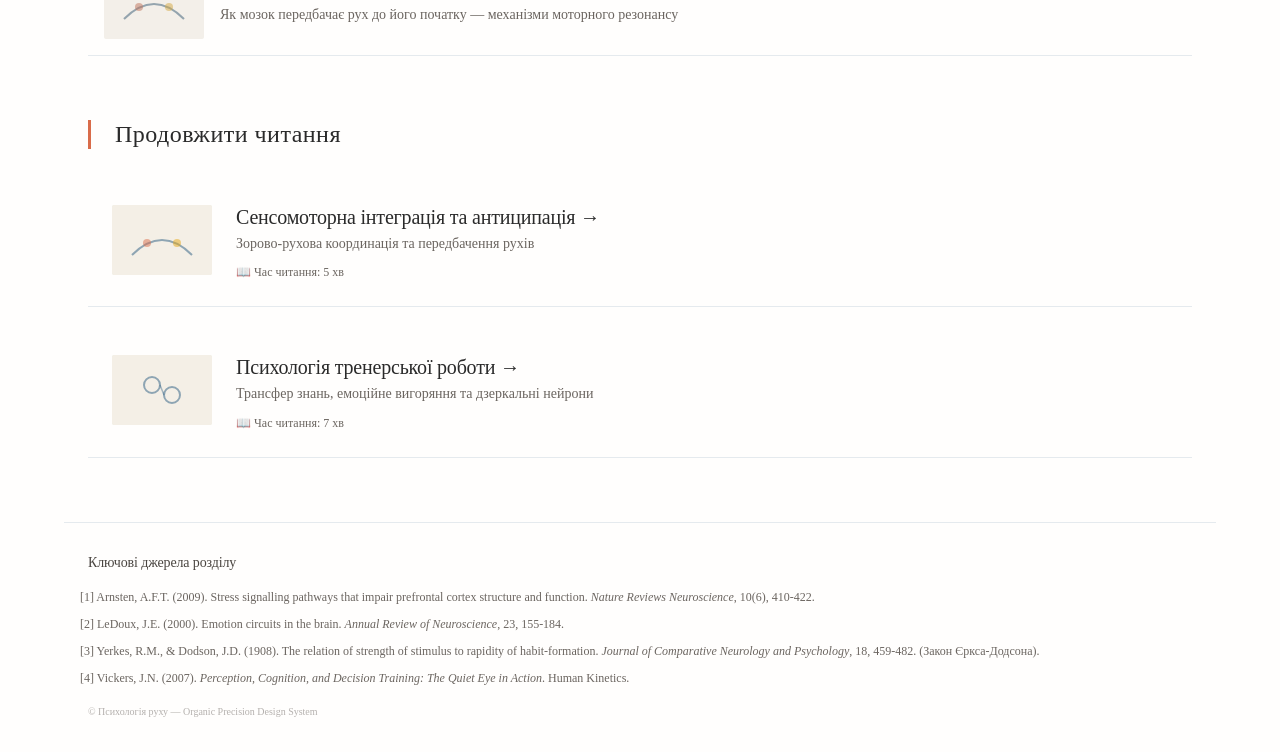
<file: stress.html>
<!DOCTYPE html>
<html lang="uk">
<head>
  <meta charset="UTF-8">
  <meta name="viewport" content="width=device-width, initial-scale=1.0">
  <title>Вплив стресу на когнітивний контроль — Психологія руху</title>
  <link rel="stylesheet" href="style.css">
  
  <style>
    /* Background drawings (shared) */
    .bg-drawing {
      position: fixed;
      top: 0;
      left: 0;
      width: 100%;
      height: 100%;
      pointer-events: none;
      z-index: 0;
      opacity: 0.8;
    }
    
    .bg-drawing svg {
      width: 100%;
      height: 100%;
    }
    
    @keyframes floatBall1 {
      0%, 100% { transform: translate(0, 0) rotate(0deg); }
      25% { transform: translate(15px, -20px) rotate(5deg); }
      50% { transform: translate(-10px, -35px) rotate(-3deg); }
      75% { transform: translate(-20px, -10px) rotate(8deg); }
    }
    
    @keyframes floatBall2 {
      0%, 100% { transform: translate(0, 0) rotate(0deg); }
      33% { transform: translate(-25px, 15px) rotate(-7deg); }
      66% { transform: translate(15px, 30px) rotate(4deg); }
    }
    
    @keyframes floatBall3 {
      0%, 100% { transform: translate(0, 0) rotate(0deg); }
      20% { transform: translate(30px, -10px) rotate(6deg); }
      40% { transform: translate(-15px, 25px) rotate(-4deg); }
      60% { transform: translate(10px, -30px) rotate(3deg); }
      80% { transform: translate(-30px, -5px) rotate(-6deg); }
    }
    
    @keyframes spinBall {
      from { transform: rotate(0deg); }
      to { transform: rotate(360deg); }
    }
    
    @keyframes pulseAlert {
      0%, 100% { opacity: 0.12; }
      50% { opacity: 0.35; }
    }
    
    @keyframes stressPulse {
      0%, 100% { border-color: rgba(230, 168, 23, 0.2); }
      50% { border-color: rgba(230, 168, 23, 0.6); }
    }
    
    .ball-1 { animation: floatBall1 18s ease-in-out infinite; }
    .ball-2 { animation: floatBall2 22s ease-in-out infinite; }
    .ball-3 { animation: floatBall3 25s ease-in-out infinite; }
    .ball-4 { animation: floatBall1 20s ease-in-out infinite reverse; }
    .ball-5 { animation: floatBall2 28s ease-in-out infinite; }
    
    .spin-slow { animation: spinBall 40s linear infinite; }
    .spin-reverse { animation: spinBall 35s linear infinite reverse; }
    .pulse-alert { animation: pulseAlert 3s ease-in-out infinite; }
    
    .content-wrapper {
      position: relative;
      z-index: 2;
      min-height: 100vh;
    }
    
    /* Navigation */
    .site-nav {
      display: flex;
      justify-content: space-between;
      align-items: center;
      padding: var(--space-4) var(--space-6);
      border-bottom: 1px solid var(--border-light);
      margin-bottom: var(--space-8);
    }
    
    .nav-buttons {
      display: flex;
      gap: var(--space-3);
    }
    
    .nav-button {
      font-family: 'Mackinac', serif;
      font-size: var(--text-sm);
      padding: var(--space-2) var(--space-5);
      background: transparent;
      border: 1.5px solid var(--accent-cool);
      color: var(--accent-cool);
      border-radius: 30px;
      cursor: pointer;
      transition: all var(--duration-base) var(--ease-out-expo);
      text-decoration: none;
      display: inline-block;
      letter-spacing: 0.03em;
    }
    
    .nav-button:hover {
      background: var(--accent-cool);
      color: white;
      transform: translateY(-2px);
      box-shadow: 0 4px 12px rgba(42, 92, 130, 0.15);
    }
    
    .nav-button-outline {
      border-color: var(--accent-warm-solid);
      color: var(--accent-warm-solid);
    }
    
    .nav-button-outline:hover {
      background: var(--accent-warm-solid);
      color: white;
    }
    
    .chapter-badge {
      display: inline-block;
      font-family: 'Mackinac', serif;
      font-size: var(--text-xs);
      text-transform: uppercase;
      letter-spacing: 0.1em;
      color: var(--accent-warm-solid);
      border-bottom: 2px solid var(--accent-warm-solid);
      padding-bottom: var(--space-1);
      margin-bottom: var(--space-3);
    }
    
    /* Graph and Scheme Containers */
    .graph-container {
      background: var(--bg-secondary);
      padding: var(--space-6);
      border-radius: 4px;
      margin: var(--space-8) 0;
      border: 1px solid var(--border-light);
    }
    
    .graph-title {
      font-family: 'Mackinac', serif;
      font-size: var(--text-md);
      margin-bottom: var(--space-4);
      color: var(--accent-cool);
    }
    
    .graph-canvas {
      width: 100%;
      height: auto;
      background: var(--bg-primary);
      border-radius: 2px;
    }
    
    .graph-caption {
      font-size: var(--text-xs);
      color: var(--text-muted);
      margin-top: var(--space-3);
      text-align: center;
    }
    
    /* Reason Chain Scheme */
    .reason-chain {
      display: flex;
      flex-direction: column;
      gap: var(--space-2);
      margin: var(--space-6) 0;
    }
    
    .chain-row {
      display: flex;
      align-items: center;
      justify-content: center;
      flex-wrap: wrap;
      gap: var(--space-2);
    }
    
    .chain-node {
      background: var(--bg-secondary);
      padding: var(--space-3) var(--space-5);
      border-radius: 30px;
      border: 1.5px solid var(--border-light);
      font-size: var(--text-sm);
      color: var(--text-primary);
      font-family: 'Mackinac', serif;
      min-width: 140px;
      text-align: center;
      transition: all var(--duration-base);
    }
    
    .chain-node.stressor {
      border-color: var(--accent-flash);
      background: rgba(230, 168, 23, 0.06);
      animation: stressPulse 3s ease-in-out infinite;
    }
    
    .chain-node.amygdala {
      border-color: #D96C4A;
      background: rgba(217, 108, 74, 0.06);
    }
    
    .chain-node.pfc {
      border-color: #2A5C82;
      background: rgba(42, 92, 130, 0.06);
    }
    
    .chain-node.outcome {
      border-color: #4A4540;
      background: var(--bg-tertiary);
    }
    
    .chain-arrow {
      font-size: 20px;
      color: var(--text-muted);
      opacity: 0.5;
    }
    
    .chain-label {
      font-size: var(--text-xs);
      color: var(--text-muted);
      text-align: center;
      margin-top: var(--space-1);
      font-style: italic;
    }
    
    /* Branching Scheme */
    .branch-scheme {
      display: flex;
      justify-content: space-around;
      margin: var(--space-8) 0;
      padding: var(--space-4);
      background: var(--bg-secondary);
      border-radius: 8px;
    }
    
    .branch {
      text-align: center;
      flex: 1;
    }
    
    .branch-header {
      font-family: 'Mackinac', serif;
      font-size: var(--text-md);
      margin-bottom: var(--space-3);
      padding-bottom: var(--space-2);
      border-bottom: 2px solid;
    }
    
    .branch.optimal .branch-header {
      color: var(--accent-cool);
      border-bottom-color: var(--accent-cool);
    }
    
    .branch.suboptimal .branch-header {
      color: var(--accent-warm-solid);
      border-bottom-color: var(--accent-warm-solid);
    }
    
    .branch ul {
      list-style: none;
      padding: 0;
      text-align: left;
    }
    
    .branch li {
      padding: var(--space-2) 0;
      font-size: var(--text-sm);
      color: var(--text-secondary);
      border-bottom: 1px dashed var(--border-light);
    }
    
    .branch li:last-child {
      border-bottom: none;
    }
    
    .drawing-note {
      position: fixed;
      bottom: var(--space-4);
      right: var(--space-4);
      font-size: 10px;
      color: var(--text-muted);
      opacity: 0.4;
      z-index: 10;
      font-style: italic;
    }
    
    /* Stress level gauge */
    .stress-gauge {
      display: flex;
      align-items: center;
      gap: var(--space-4);
      margin: var(--space-6) 0;
      padding: var(--space-4);
      background: var(--bg-tertiary);
      border-radius: 4px;
    }
    
    .gauge-bar {
      flex: 1;
      height: 12px;
      background: linear-gradient(to right, #2A5C82, #E6A817, #D96C4A);
      border-radius: 6px;
      position: relative;
    }
    
    .gauge-marker {
      position: absolute;
      width: 4px;
      height: 20px;
      background: var(--text-primary);
      top: -4px;
      transform: translateX(-50%);
      border-radius: 2px;
    }
    
    .gauge-labels {
      display: flex;
      justify-content: space-between;
      font-size: var(--text-xs);
      color: var(--text-muted);
      margin-top: var(--space-2);
    }
  </style>
</head>
<body>
  <!-- Background Drawings with Stress Theme -->
  <div class="bg-drawing">
    <svg viewBox="0 0 1200 800" preserveAspectRatio="xMidYMid slice" xmlns="http://www.w3.org/2000/svg">
      
      <!-- Pulsing alert circles (stress indicators) -->
      <circle cx="200" cy="150" r="30" fill="none" stroke="#E6A817" stroke-width="1.5" opacity="0.3" class="pulse-alert"/>
      <circle cx="200" cy="150" r="45" fill="none" stroke="#E6A817" stroke-width="0.8" opacity="0.15" class="pulse-alert" style="animation-delay: 0.5s;"/>
      <circle cx="900" cy="500" r="25" fill="none" stroke="#D96C4A" stroke-width="1.5" opacity="0.25" class="pulse-alert" style="animation-delay: 1s;"/>
      <circle cx="900" cy="500" r="38" fill="none" stroke="#D96C4A" stroke-width="0.8" opacity="0.12" class="pulse-alert" style="animation-delay: 1.5s;"/>
      
      <!-- Amygdala shape (stylized) -->
      <g opacity="0.1" transform="translate(350, 120) scale(0.7)">
        <ellipse cx="0" cy="0" rx="25" ry="18" fill="none" stroke="#D96C4A" stroke-width="2"/>
        <ellipse cx="0" cy="0" rx="15" ry="10" fill="none" stroke="#D96C4A" stroke-width="1.5"/>
      </g>
      
      <!-- Prefrontal cortex shape (stylized) -->
      <g opacity="0.08" transform="translate(800, 150) scale(0.8)">
        <path d="M-40,10 Q-30,-20 0,-25 Q30,-20 40,10 Q30,30 0,25 Q-30,30 -40,10 Z" fill="none" stroke="#2A5C82" stroke-width="2"/>
        <line x1="-20" y1="-10" x2="20" y2="-10" stroke="#2A5C82" stroke-width="1.5"/>
        <line x1="-15" y1="5" x2="15" y2="5" stroke="#2A5C82" stroke-width="1.5"/>
      </g>
      
      <!-- Basketball -->
      <g class="ball-1">
        <circle cx="100" cy="250" r="38" fill="none" stroke="#D96C4A" stroke-width="1.8" opacity="0.5"/>
        <path d="M76 230 Q100 242 124 230" fill="none" stroke="#D96C4A" stroke-width="1.2" opacity="0.45"/>
      </g>
      
      <!-- Tennis ball -->
      <g class="ball-2">
        <circle cx="1050" cy="300" r="28" fill="none" stroke="#E6A817" stroke-width="1.5" opacity="0.45"/>
        <path d="M1036 287 Q1048 293 1064 287" fill="none" stroke="#E6A817" stroke-width="0.8" opacity="0.35"/>
      </g>
      
      <!-- Soccer ball -->
      <g class="ball-3">
        <circle cx="400" cy="650" r="42" fill="none" stroke="#2A5C82" stroke-width="1.5" opacity="0.35"/>
        <polygon points="400,622 410,630 410,644 400,652 390,644 390,630" fill="none" stroke="#2A5C82" stroke-width="1" opacity="0.25"/>
      </g>
      
      <!-- Baseball -->
      <g class="ball-5">
        <circle cx="850" cy="700" r="32" fill="none" stroke="#4A4540" stroke-width="1.5" opacity="0.3"/>
        <path d="M828 687 Q835 700 828 713" fill="none" stroke="#E6A817" stroke-width="1" opacity="0.35" stroke-dasharray="3,3"/>
      </g>
      
      <!-- Cortisol molecules (stylized hexagons) -->
      <g opacity="0.1">
        <polygon points="500,400 515,408 515,424 500,432 485,424 485,408" fill="none" stroke="#E6A817" stroke-width="1.5"/>
        <polygon points="515,408 530,416 530,432 515,440 500,432 500,416" fill="none" stroke="#E6A817" stroke-width="1"/>
      </g>
      
      <!-- Trajectory arcs -->
      <path d="M80 180 Q250 100 450 220" fill="none" stroke="#D96C4A" stroke-width="0.8" opacity="0.15" stroke-dasharray="8,6"/>
      
      <!-- Neuron sparkles -->
      <circle cx="550" cy="200" r="2.5" fill="#E6A817" opacity="0.2" class="pulse-alert"/>
      <circle cx="300" cy="480" r="2" fill="#D96C4A" opacity="0.18" class="pulse-alert" style="animation-delay: 0.8s;"/>
      
      <!-- Rotating ring -->
      <g class="spin-slow" transform="translate(700, 600)">
        <ellipse cx="0" cy="0" rx="20" ry="12" fill="none" stroke="#2A5C82" stroke-width="0.8" opacity="0.15"/>
      </g>
    </svg>
  </div>
  
  <div class="content-wrapper">
    
    <!-- Navigation -->
    <nav class="site-nav">
      <a href="conceptualisation.html" class="nav-button nav-button-outline">
        ← Рівні управління
      </a>
      <div class="nav-buttons">
        <a href="integration.html" class="nav-button">
          Сенсомоторна інтеграція →
        </a>
      </div>
    </nav>
    
    <main class="container">
      
      <div class="chapter-badge">Розділ 3</div>
      <h1>Вплив екстремального стресу на механізми когнітивного контролю та прийняття рішень</h1>
      
      <div class="content-grid">
        
        <article class="article-body">
          
          <p>Об'єктивна результативність індивіда в умовах реальної спортивної боротьби детермінується не лише якістю та ступенем автоматизації сформованих моторних енграм, а й безпосередньою здатністю нервової системи генерувати адекватні регуляторні відповіді в умовах інтенсивного психологічного тиску. Змагальний стрес ініціює системну, еволюційно закріплену фізіологічну реакцію, відому в біології як реакція боротьби або втечі. Раптова активація симпатичного відділу вегетативної нервової системи неминуче супроводжується масованим викидом катехоламінів, зокрема адреналіну та кортизолу, у кровоносне русло. На базовому фізіологічному рівні це призводить до прискорення сенсорних реакцій, підвищення м'язового тонусу та мобілізації енергетичних ресурсів. Проте на рівні вищої нервової діяльності вплив гострого стресу є глибоко амбівалентним і критично залежить від особливостей взаємодії різних мозкових структур.</p>
          
          <!-- Stress Gauge Visualization -->
          <div class="stress-gauge">
            <span style="font-size: var(--text-sm); color: var(--text-muted); min-width: 80px;">Рівень стресу:</span>
            <div style="flex: 1;">
              <div class="gauge-bar">
                <div class="gauge-marker" style="left: 65%;"></div>
              </div>
              <div class="gauge-labels">
                <span>Оптимальний</span>
                <span>Пік продуктивності</span>
                <span>Дистрес</span>
              </div>
            </div>
          </div>
          
          <h2 id="amygdala-pfc">Нейродинаміка мигдалеподібного тіла та префронтальної кори</h2>
          
          <p>Центральним вузлом у системі емоційної реактивності є мигдалеподібне тіло, яке виконує функцію первинного детектора біологічних загроз. У ситуаціях високого психологічного тиску, коли ціна помилки є максимальною, гіперактивація мигдалеподібного тіла здатна спровокувати повну дезінтеграцію автоматизованих рухових навичок. Фізіологічно цей стан проявляється у вигляді феномену тунельного зору, надмірного неконтрольованого м'язового напруження, уповільнення обробки релевантної візуальної інформації та катастрофічного порушення процесів раціонального прийняття рішень. Надмірно сильне збудження мигдалеподібного тіла має здатність нейрофізіологічно пригнічувати вищі коркові процеси, що повністю пояснює поширений феномен раптової втрати координації (заціпеніння) або схильність до прийняття імпульсивних, тактично невиправданих рішень під час критичних епізодів змагань.</p>
          
          <p>Головною противагою цій емоційній домінанті виступає префронтальна кора головного мозку, яка є фізіологічним субстратом функцій вищого виконавчого контролю, довгострокового стратегічного планування та свідомого гальмування імпульсивних поведінкових реакцій. Висока та стабільна результативність в умовах екстремального стресу досягається виключно завдяки здатності індивіда підтримувати домінантну активність префронтальної кори. В оптимізованому стані префронтальна кора діє як жорсткий когнітивний фільтр, що інгібує нерелевантну інформацію з навколишнього середовища (наприклад, візуальний або шумовий тиск з боку трибун, агресивні провокації суперника), дозволяючи спортсмену утримувати всю повноту концентрації виключно на актуальному руховому завданні.</p>
          
          <p>Видатні спортсмени завдяки систематичній експозиції до стресових умов протягом багаторічного тренувального процесу здатні структурно та функціонально реконструювати нейронні контури цієї кортико-лімбічної осі. Вони формують фізіологічну здатність до швидкого інгібування неконтрольованої реактивності мигдалеподібного тіла паралельно з оптимізацією роботи виконавчих ланцюгів префронтальної кори, що дозволяє їм зберігати емоційний гомеостаз та ясність тактичного мислення в будь-якій ситуації.</p>
          
          <!-- Graph 1: Amygdala vs PFC Activity Under Stress -->
          <div class="graph-container">
            <div class="graph-title">Рис. 1. Баланс активності мигдалеподібного тіла та префронтальної кори при стресі</div>
            <canvas id="graph-amygdala-pfc" class="graph-canvas" width="700" height="300"></canvas>
            <div class="graph-caption">У новачків стрес викликає гіперактивацію мигдалеподібного тіла з пригніченням ПФК. Експерти зберігають домінування префронтального контролю.</div>
          </div>
          
          <!-- Reason Chain Scheme 1: Stress → Performance -->
          <div class="graph-container">
            <div class="graph-title">Схема 1. Причинно-наслідковий ланцюг: стрес → дезінтеграція навички</div>
            <div class="reason-chain">
              <div class="chain-row">
                <div class="chain-node stressor">Змагальний стресор</div>
                <span class="chain-arrow">→</span>
                <div class="chain-node amygdala">Гіперактивація Amygdala</div>
                <span class="chain-arrow">→</span>
                <div class="chain-node">Викид кортизолу</div>
              </div>
              <div class="chain-label">Активація HPA-осі (гіпоталамус-гіпофіз-наднирники)</div>
              
              <div class="chain-row" style="margin-top: var(--space-4);">
                <div class="chain-node">Пригнічення ПФК</div>
                <span class="chain-arrow">→</span>
                <div class="chain-node">Втрата виконавчого контролю</div>
                <span class="chain-arrow">→</span>
                <div class="chain-node outcome">Дезінтеграція навички</div>
              </div>
              <div class="chain-label">Феномен «choking under pressure» — заціпеніння у відповідальний момент</div>
            </div>
          </div>
          
          <!-- Reason Chain Scheme 2: Resilience Pathway -->
          <div class="graph-container">
            <div class="graph-title">Схема 2. Шлях стресостійкості: тренована кортико-лімбічна регуляція</div>
            <div class="reason-chain">
              <div class="chain-row">
                <div class="chain-node stressor">Змагальний стресор</div>
                <span class="chain-arrow">→</span>
                <div class="chain-node pfc">Активний контроль ПФК</div>
                <span class="chain-arrow">→</span>
                <div class="chain-node">Інгібування Amygdala</div>
              </div>
              <div class="chain-label">Низхідний кортикальний контроль над лімбічною системою</div>
              
              <div class="chain-row" style="margin-top: var(--space-4);">
                <div class="chain-node">Селективна увага</div>
                <span class="chain-arrow">→</span>
                <div class="chain-node">Оптимальне збудження</div>
                <span class="chain-arrow">→</span>
                <div class="chain-node outcome">Стабільне виконання</div>
              </div>
              <div class="chain-label">Збереження «тихого ока» (Quiet Eye) та точності рухів</div>
            </div>
          </div>
          
          <h2 id="resource-redistribution">Перерозподіл нейронних ресурсів при прийнятті рішень під тиском</h2>
          
          <p>Сучасні емпіричні дослідження у галузі когнітивної нейронауки із залученням інструментарію електроенцефалографії та функціональної магнітно-резонансної томографії переконливо демонструють, що механізми прийняття рішень в умовах дефіциту часу жорстко корелюють із функціональною інтеграцією між префронтальною корою та скронево-тім'яним вузлом. Експериментально встановлено, що під дією гострого стресового фактора спортсмени вимушено адаптують свої поведінкові стратегії. Це супроводжується фіксованим зниженням активації у надкрайовій звивині, яка бере участь у складних просторових розрахунках, а також у фронтальних окорухових полях та соматосенсорній асоціативній корі. Натомість спостерігається виражене компенсаторне підвищення локальної активності у первинній моторній корі.</p>
          
          <p>Така специфічна нейродинамічна картина є об'єктивним свідченням того, що стрес змушує центральну нервову систему екстрено перерозподіляти метаболічні ресурси. Мозок відключає енергоємні зони, відповідальні за складний аналіз та оцінку ймовірностей, і переспрямовує енергію до зон, що безпосередньо ініціюють та забезпечують механічне виконання вже знайомої рухової дії. Оптимізація цього стресового перерозподілу через цілеспрямоване когнітивно-моторне тренування підвищує загальний рівень когнітивного контролю, дозволяючи індивіду здійснювати безпомилковий вибір найбільш релевантної моторної програми з доступного пулу.</p>
          
          <p>Крім того, якість процесів прийняття рішень має тісний зв'язок з динамікою коркових осциляцій. Спектральний аналіз ритмів головного мозку виявляє, що стан оптимальної готовності безпосередньо перед початком дії супроводжується специфічною синхронізацією активності нейронних ансамблів у діапазоні гамма- та альфа-ритмів. Підвищення загальної ефективності інформаційного обміну між різними структурами мозку, яке цілеспрямовано стимулюється шляхом виконання тренувальних вправ зі штучно створеним подвійним когнітивним навантаженням (наприклад, одночасна асиметрична маніпуляція об'єктами з паралельним вирішенням арифметичних завдань), значно посилює розвиток сенсомоторної інтеграції та формує потужний буфер стійкості проти руйнівних стресових факторів.</p>
          
          <!-- Graph 2: Neural Resource Redistribution -->
          <div class="graph-container">
            <div class="graph-title">Рис. 2. Перерозподіл нейронної активності під впливом гострого стресу</div>
            <canvas id="graph-resource-shift" class="graph-canvas" width="700" height="320"></canvas>
            <div class="graph-caption">Стрес викликає зниження активності в асоціативних зонах (просторовий аналіз) та компенсаторне підвищення в моторній корі.</div>
          </div>
          
          <!-- Branching Scheme: Decision Pathways Under Stress -->
          <div class="graph-container">
            <div class="graph-title">Схема 3. Розгалуження стратегій прийняття рішень в умовах дефіциту часу</div>
            <div class="branch-scheme">
              <div class="branch optimal">
                <div class="branch-header">Оптимальний шлях (експерт)</div>
                <ul>
                  <li>✓ Збереження активності ПФК</li>
                  <li>✓ Селективне гальмування Amygdala</li>
                  <li>✓ Точний вибір моторної програми</li>
                  <li>✓ Стабільна просторова точність</li>
                  <li>✓ Збереження «Quiet Eye»</li>
                </ul>
                <div style="margin-top: var(--space-3); padding: var(--space-2); background: rgba(42,92,130,0.06); border-radius: 4px; font-size: var(--text-xs);">
                  Результат: Пік продуктивності
                </div>
              </div>
              <div class="branch suboptimal">
                <div class="branch-header">Субоптимальний шлях (новачок)</div>
                <ul>
                  <li>✗ Пригнічення ПФК</li>
                  <li>✗ Гіперактивація Amygdala</li>
                  <li>✗ Хаотичний вибір програми</li>
                  <li>✗ Втрата просторової точності</li>
                  <li>✗ Тунельний зір</li>
                </ul>
                <div style="margin-top: var(--space-3); padding: var(--space-2); background: rgba(217,108,74,0.06); border-radius: 4px; font-size: var(--text-xs);">
                  Результат: «Choking» / заціпеніння
                </div>
              </div>
            </div>
          </div>
          
          <!-- Evidence Module -->
          <div class="evidence-module">
            <div class="question-card">
              <h3>Чому досвідчені спортсмени «не ламаються» під тиском?</h3>
              <p>Багаторічне тренування в умовах стресу реконструює кортико-лімбічну вісь.</p>
            </div>
            <div class="evidence-card">
              <div class="data-point">↓ 30-40%</div>
              <div class="data-label">зниження реактивності мигдалеподібного тіла у елітних спортсменів при пред'явленні стресових стимулів</div>
              <p style="margin-top: var(--space-3); font-size: var(--text-xs); color: var(--text-muted);">
                Дані фМРТ-досліджень: експерти демонструють швидше відновлення гомеостазу після стресового впливу.
              </p>
            </div>
          </div>
          
        </article>
        
        <!-- Sticky Glossary Sidebar -->
        <aside class="glossary-sidebar">
          <h4>Глосарій стресу та контролю</h4>
          
          <div class="glossary-item">
            <div class="glossary-term" data-target="amygdala">Amygdala (Мигдалеподібне тіло)</div>
            <div class="glossary-def">Підкіркова структура лімбічної системи, детектор загроз. Гіперактивація призводить до дезінтеграції навичок.</div>
          </div>
          
          <div class="glossary-item">
            <div class="glossary-term" data-target="pfc">Префронтальна кора (ПФК)</div>
            <div class="glossary-def">Вищий центр виконавчого контролю, планування та гальмування імпульсів. Головна «противага» мигдалеподібному тілу.</div>
          </div>
          
          <div class="glossary-item">
            <div class="glossary-term" data-target="hpa">HPA-вісь</div>
            <div class="glossary-def">Гіпоталамо-гіпофізарно-надниркова вісь. Головний нейроендокринний шлях стресової відповіді, викид кортизолу.</div>
          </div>
          
          <div class="glossary-item">
            <div class="glossary-term" data-target="catecholamines">Катехоламіни</div>
            <div class="glossary-def">Адреналін та норадреналін. Гормони «боротьби або втечі», що мобілізують організм.</div>
          </div>
          
          <div class="glossary-item">
            <div class="glossary-term" data-target="choking">«Choking» (Заціпеніння)</div>
            <div class="glossary-def">Раптова втрата автоматизованої навички під тиском відповідальності. Спричинена гіперактивацією Amygdala.</div>
          </div>
          
          <div class="glossary-item">
            <div class="glossary-term" data-target="quiet-eye">«Quiet Eye» (Тихе око)</div>
            <div class="glossary-def">Стабільна фінальна фіксація погляду на цілі перед виконанням руху. Маркер стресостійкості.</div>
          </div>
          
          <div class="glossary-item">
            <div class="glossary-term" data-target="cortico-limbic">Кортико-лімбічна регуляція</div>
            <div class="glossary-def">Низхідний контроль префронтальної кори над емоційними центрами. Тренується через експозицію до стресу.</div>
          </div>
        </aside>
        
      </div>
      
      <!-- Article Cards (Navigation) -->
      <div style="margin: var(--space-12) 0;">
        <h3 style="margin-bottom: var(--space-6);">Продовжити читання</h3>
        
        <a href="integration.html" style="text-decoration: none; color: inherit;">
          <div class="article-card">
            <img class="card-image" src="data:image/svg+xml,%3Csvg xmlns='http://www.w3.org/2000/svg' width='100' height='70' viewBox='0 0 100 70'%3E%3Crect width='100' height='70' fill='%23F4EFE6'/%3E%3Cpath d='M20,50 Q50,20 80,50' fill='none' stroke='%232A5C82' stroke-width='2' opacity='0.5'/%3E%3Ccircle cx='35' cy='38' r='4' fill='%23D96C4A' opacity='0.5'/%3E%3Ccircle cx='65' cy='38' r='4' fill='%23E6A817' opacity='0.5'/%3E%3C/svg%3E" alt="Сенсомоторна інтеграція">
            <div class="card-content">
              <h4>Сенсомоторна інтеграція, зорово-рухова координація та антиципація →</h4>
              <p style="font-size: var(--text-sm); color: var(--text-muted);">Як мозок передбачає рух до його початку — механізми моторного резонансу</p>
            </div>
          </div>
        </a>
        
       <!-- Article Cards Navigation -->
<!-- Article Cards Navigation -->
<div style="margin: 4rem 0;">
  <h3 style="font-family: 'Mackinac', Georgia, serif; font-size: 1.5rem; margin-bottom: 2rem; color: #2A2A2A; letter-spacing: 0.02em; border-left: 3px solid #D96C4A; padding-left: 1.5rem;">Продовжити читання</h3>
  
  <!-- Card 1: Integration -->
  <div style="display: flex; align-items: flex-start; gap: 1.5rem; padding: 1.5rem; margin: 1.5rem 0; border-bottom: 1px solid rgba(42, 92, 130, 0.12); cursor: pointer;" onclick="window.location.href='integration.html'">
    <div style="width: 100px; height: 70px; flex-shrink: 0; background: #F4EFE6; border-radius: 2px; overflow: hidden;">
      <svg width="100" height="70" viewBox="0 0 100 70" xmlns="http://www.w3.org/2000/svg">
        <rect width="100" height="70" fill="#F4EFE6"/>
        <path d="M20,50 Q50,20 80,50" fill="none" stroke="#2A5C82" stroke-width="2" opacity="0.5"/>
        <circle cx="35" cy="38" r="4" fill="#D96C4A" opacity="0.5"/>
        <circle cx="65" cy="38" r="4" fill="#E6A817" opacity="0.5"/>
      </svg>
    </div>
    <div style="flex: 1;">
      <h4 style="font-family: 'Mackinac', Georgia, serif; font-size: 1.25rem; margin: 0 0 0.25rem 0; color: #2A2A2A; font-weight: 500;">Сенсомоторна інтеграція та антиципація →</h4>
      <p style="font-size: 0.875rem; color: #6B6560; margin: 0 0 0.5rem 0;">Зорово-рухова координація та передбачення рухів</p>
      <div style="display: flex; align-items: center; gap: 0.5rem; font-size: 0.75rem; color: #6B6560;">
        <span style="display: flex; align-items: center; gap: 0.25rem;">📖 Час читання: 5 хв</span>
      </div>
    </div>
  </div>
  
  <!-- Card 2: Psychology -->
  <div style="display: flex; align-items: flex-start; gap: 1.5rem; padding: 1.5rem; margin: 1.5rem 0; border-bottom: 1px solid rgba(42, 92, 130, 0.12); cursor: pointer;" onclick="window.location.href='psychology.html'">
    <div style="width: 100px; height: 70px; flex-shrink: 0; background: #F4EFE6; border-radius: 2px; overflow: hidden;">
      <svg width="100" height="70" viewBox="0 0 100 70" xmlns="http://www.w3.org/2000/svg">
        <rect width="100" height="70" fill="#F4EFE6"/>
        <circle cx="40" cy="30" r="8" fill="none" stroke="#2A5C82" stroke-width="2" opacity="0.5"/>
        <circle cx="60" cy="40" r="8" fill="none" stroke="#2A5C82" stroke-width="2" opacity="0.5"/>
        <line x1="48" y1="30" x2="52" y2="40" stroke="#2A5C82" stroke-width="1.5" opacity="0.4"/>
      </svg>
    </div>
    <div style="flex: 1;">
      <h4 style="font-family: 'Mackinac', Georgia, serif; font-size: 1.25rem; margin: 0 0 0.25rem 0; color: #2A2A2A; font-weight: 500;">Психологія тренерської роботи →</h4>
      <p style="font-size: 0.875rem; color: #6B6560; margin: 0 0 0.5rem 0;">Трансфер знань, емоційне вигоряння та дзеркальні нейрони</p>
      <div style="display: flex; align-items: center; gap: 0.5rem; font-size: 0.75rem; color: #6B6560;">
        <span style="display: flex; align-items: center; gap: 0.25rem;">📖 Час читання: 7 хв</span>
      </div>
    </div>
  </div>
</div>

    </main>
    
    <footer class="references" style="max-width: var(--container-max); margin: 0 auto; padding: var(--space-8) var(--space-6);">
      <h5>Ключові джерела розділу</h5>
      <ul class="reference-list">
        <li id="ref-s1">[1] Arnsten, A.F.T. (2009). Stress signalling pathways that impair prefrontal cortex structure and function. <em>Nature Reviews Neuroscience</em>, 10(6), 410-422.</li>
        <li id="ref-s2">[2] LeDoux, J.E. (2000). Emotion circuits in the brain. <em>Annual Review of Neuroscience</em>, 23, 155-184.</li>
        <li id="ref-s3">[3] Yerkes, R.M., & Dodson, J.D. (1908). The relation of strength of stimulus to rapidity of habit-formation. <em>Journal of Comparative Neurology and Psychology</em>, 18, 459-482. (Закон Єркса-Додсона).</li>
        <li id="ref-s4">[4] Vickers, J.N. (2007). <em>Perception, Cognition, and Decision Training: The Quiet Eye in Action</em>. Human Kinetics.</li>
      </ul>
      <p style="margin-top: var(--space-4); font-size: 10px; opacity: 0.5;">
        © Психологія руху — Organic Precision Design System
      </p>
    </footer>
    
  </div>
  
  <div class="drawing-note">
    ⚫ Amygdala vs ПФК — нейродинаміка стресової відповіді
  </div>
  
  <!-- Graphs Rendering -->
  <script>
    (function() {
      // Graph 1: Amygdala vs PFC Activity
      const canvas1 = document.getElementById('graph-amygdala-pfc');
      if (canvas1) {
        const ctx = canvas1.getContext('2d');
        const w = canvas1.width, h = canvas1.height;
        
        ctx.fillStyle = '#F9F6F0';
        ctx.fillRect(0, 0, w, h);
        
        // Grid
        ctx.strokeStyle = 'rgba(42, 92, 130, 0.1)';
        ctx.lineWidth = 0.5;
        for (let i = 0; i <= 4; i++) {
          const y = 50 + i * 55;
          ctx.beginPath();
          ctx.moveTo(70, y);
          ctx.lineTo(w - 30, y);
          ctx.stroke();
        }
        
        // Bars - Novice
        ctx.fillStyle = 'rgba(217, 108, 74, 0.7)';
        ctx.fillRect(120, 120, 60, 140); // Amygdala high
        ctx.fillStyle = 'rgba(42, 92, 130, 0.5)';
        ctx.fillRect(200, 200, 60, 60);  // PFC low
        
        // Bars - Expert
        ctx.fillStyle = 'rgba(217, 108, 74, 0.4)';
        ctx.fillRect(400, 180, 60, 80);  // Amygdala moderate
        ctx.fillStyle = 'rgba(42, 92, 130, 0.8)';
        ctx.fillRect(480, 120, 60, 140); // PFC high
        
        // Labels
        ctx.fillStyle = '#4A4540';
        ctx.font = '11px "Mackinac", serif';
        ctx.fillText('Новачок', 150, 285);
        ctx.fillText('Експерт', 430, 285);
        
        // Legend
        ctx.fillStyle = '#D96C4A';
        ctx.fillRect(560, 60, 12, 12);
        ctx.fillStyle = '#4A4540';
        ctx.font = '10px "Tiempos", serif';
        ctx.fillText('Amygdala', 578, 71);
        
        ctx.fillStyle = '#2A5C82';
        ctx.fillRect(560, 85, 12, 12);
        ctx.fillStyle = '#4A4540';
        ctx.fillText('Префронтальна кора', 578, 96);
        
        // Y-axis
        ctx.fillStyle = '#6B6560';
        ctx.font = '9px "Tiempos", serif';
        ctx.fillText('Активність (%)', 25, 60);
      }
      
      // Graph 2: Resource Redistribution
      const canvas2 = document.getElementById('graph-resource-shift');
      if (canvas2) {
        const ctx = canvas2.getContext('2d');
        const w = canvas2.width, h = canvas2.height;
        
        ctx.fillStyle = '#F9F6F0';
        ctx.fillRect(0, 0, w, h);
        
        // Baseline line
        ctx.strokeStyle = 'rgba(42, 92, 130, 0.15)';
        ctx.lineWidth = 1;
        ctx.setLineDash([5, 5]);
        ctx.beginPath();
        ctx.moveTo(70, 200);
        ctx.lineTo(w - 30, 200);
        ctx.stroke();
        ctx.setLineDash([]);
        
        // Arrows showing shift
        // Parietal (down)
        ctx.fillStyle = '#D96C4A';
        ctx.font = '12px "Tiempos", serif';
        ctx.fillText('↓', 150, 170);
        ctx.fillText('Надкрайова звивина', 100, 155);
        
        // Motor cortex (up)
        ctx.fillStyle = '#2A5C82';
        ctx.fillText('↑', 450, 140);
        ctx.fillText('Первинна моторна кора', 380, 125);
        
        // Bars
        ctx.fillStyle = 'rgba(217, 108, 74, 0.5)';
        ctx.fillRect(130, 210, 80, 40);
        ctx.fillStyle = 'rgba(42, 92, 130, 0.6)';
        ctx.fillRect(430, 170, 80, 80);
        
        // Labels
        ctx.fillStyle = '#4A4540';
        ctx.font = '10px "Tiempos", serif';
        ctx.fillText('Стан спокою', 300, 240);
        ctx.fillText('Гострий стрес', 300, 265);
      }
    })();
  </script>
  
  <script src="main.js"></script>
   <script>
  // Оживляємо картки, не змінюючи їхній зовнішній вигляд
  document.querySelectorAll('.article-card').forEach(card => {
    card.style.cursor = 'pointer'; // Додаємо курсор-палець при наведенні

    card.addEventListener('click', () => {
      const destination = card.getAttribute('data-href');
      if (destination) {
        window.location.href = destination;
      }
    });
  });
</script>
</body>
</html>
</file>
<file: style.css>
/* style.css — Organic Precision / The Soft Lab */

/* ---------- FONTS ---------- */
/* P22 Mackinac Pro (Headlines) - Humanist warmth with geometric clarity */
@font-face {
  font-family: 'Mackinac';
  src: local('P22 Mackinac Pro'),
       local('P22MackinacPro-Medium');
  font-weight: 500;
  font-style: normal;
  font-display: swap;
}

/* Fallback stack that mimics Mackinac's rounded precision */
@font-face {
  font-family: 'Mackinac-Fallback';
  src: local('Georgia');
  size-adjust: 98%;
  ascent-override: 92%;
  descent-override: 24%;
}

/* Tiempos Text (Body) - Humanist serif for long-form immersion */
@font-face {
  font-family: 'Tiempos';
  src: local('Tiempos Text'),
       local('TiemposText-Regular');
  font-weight: 400;
  font-style: normal;
  font-display: swap;
}

@font-face {
  font-family: 'Tiempos';
  src: local('Tiempos Text Italic'),
       local('TiemposText-Italic');
  font-weight: 400;
  font-style: italic;
  font-display: swap;
}

/* ---------- CUSTOM PROPERTIES: THE BODY'S PALETTE ---------- */
:root {
  /* Primary Base - Rice Paper / Warm Linen */
  --bg-primary: #F9F6F0;
  --bg-secondary: #F4EFE6;
  --bg-tertiary: #EDE6D9;
  
  /* Text - Graphite (never pure black) */
  --text-primary: #2A2A2A;
  --text-secondary: #4A4540;
  --text-muted: #6B6560;
  
  /* Core Accent - Vermilion Fade (oxygenated blood) */
  --accent-warm-start: #D96C4A;
  --accent-warm-end: #F2A68D;
  --accent-warm-solid: #D96C4A;
  
  /* Cognitive Highlight - Cobalt Glass */
  --accent-cool: #2A5C82;
  --accent-cool-light: #3A7CA5;
  
  /* Neural Yellow (synaptic flash) */
  --accent-flash: #E6A817;
  
  /* Functional */
  --border-light: rgba(42, 92, 130, 0.12);
  --shadow-soft: 0 4px 20px rgba(42, 42, 42, 0.04);
  --shadow-card: 0 1px 3px rgba(42, 42, 42, 0.02), 0 8px 24px rgba(42, 42, 42, 0.04);
  
  /* Typography Scale (1.25 ratio) */
  --text-xs: 0.75rem;
  --text-sm: 0.875rem;
  --text-base: 1rem;
  --text-md: 1.25rem;
  --text-lg: 1.563rem;
  --text-xl: 1.953rem;
  --text-2xl: 2.441rem;
  --text-3xl: 3.052rem;
  
  /* Spacing */
  --space-unit: 0.25rem;
  --space-1: calc(var(--space-unit) * 1);
  --space-2: calc(var(--space-unit) * 2);
  --space-3: calc(var(--space-unit) * 3);
  --space-4: calc(var(--space-unit) * 4);
  --space-6: calc(var(--space-unit) * 6);
  --space-8: calc(var(--space-unit) * 8);
  --space-12: calc(var(--space-unit) * 12);
  --space-16: calc(var(--space-unit) * 16);
  
  /* Container */
  --container-max: 72rem;
  --container-wide: 90rem;
  
  /* Transitions */
  --ease-out-expo: cubic-bezier(0.16, 1, 0.3, 1);
  --ease-kinetic: cubic-bezier(0.34, 1.56, 0.64, 1);
  --duration-fast: 150ms;
  --duration-base: 300ms;
  --duration-slow: 600ms;
}

/* ---------- RESET & BASE ---------- */
*,
*::before,
*::after {
  box-sizing: border-box;
  margin: 0;
}

html {
  scroll-behavior: smooth;
  -webkit-font-smoothing: antialiased;
  -moz-osx-font-smoothing: grayscale;
}

body {
  background-color: var(--bg-primary);
  color: var(--text-primary);
  font-family: 'Tiempos', 'Georgia', 'Times New Roman', serif;
  font-size: var(--text-base);
  line-height: 1.6;
  min-height: 100vh;
  
  /* The "No-AI" Texture: Scanned cotton rag paper */
  background-image: 
    linear-gradient(
      to bottom,
      rgba(249, 246, 240, 0.92),
      rgba(249, 246, 240, 0.98)
    ),
    repeating-linear-gradient(
      45deg,
      rgba(42, 92, 130, 0.008) 0px,
      rgba(42, 92, 130, 0.008) 1px,
      transparent 1px,
      transparent 8px
    );
  background-blend-mode: overlay;
  background-size: 100% 100%, 16px 16px;
}

/* ---------- TYPOGRAPHY: THE DOUBLE READ ---------- */
h1, h2, h3, h4, h5, h6 {
  font-family: 'Mackinac', 'Mackinac-Fallback', 'Georgia', serif;
  font-weight: 500;
  line-height: 1.2;
  letter-spacing: -0.01em;
  color: var(--text-primary);
}

/* The "0.025em wider" tracking on headlines */
h1 {
  font-size: var(--text-3xl);
  letter-spacing: 0.025em;
  margin-bottom: var(--space-6);
  font-weight: 500;
}

h2 {
  font-size: var(--text-2xl);
  letter-spacing: 0.02em;
  margin-bottom: var(--space-4);
  border-left: 3px solid var(--accent-warm-solid);
  padding-left: var(--space-4);
}

h3 {
  font-size: var(--text-xl);
  letter-spacing: 0.015em;
  margin-bottom: var(--space-3);
}

/* In-text citations */
sup {
  font-size: var(--text-xs);
  color: var(--accent-cool);
  margin-left: 0.125em;
  cursor: help;
}

sup a {
  color: inherit;
  text-decoration: none;
  border-bottom: 1px dotted var(--accent-cool-light);
}

sup a:hover {
  color: var(--accent-warm-solid);
  border-bottom-color: var(--accent-warm-solid);
}

/* Links */
a {
  color: var(--accent-cool);
  text-decoration: none;
  transition: color var(--duration-fast) var(--ease-out-expo);
  border-bottom: 1px solid transparent;
}

a:hover {
  color: var(--accent-warm-solid);
  border-bottom-color: currentColor;
}

/* ---------- LAYOUT: THE COGNITIVE LOAD MAP ---------- */
.container {
  max-width: var(--container-max);
  margin-left: auto;
  margin-right: auto;
  padding-left: var(--space-6);
  padding-right: var(--space-6);
}

/* Two-column layout with sticky glossary */
.content-grid {
  display: grid;
  grid-template-columns: 1fr 300px;
  gap: var(--space-12);
  align-items: start;
}

/* Main article column */
.article-body {
  max-width: 100%;
}

.article-body p {
  margin-bottom: var(--space-4);
  color: var(--text-secondary);
}

.article-body p:first-of-type::first-letter {
  initial-letter: 3;
  -webkit-initial-letter: 3;
  margin-right: var(--space-2);
  font-family: 'Mackinac', serif;
  color: var(--accent-warm-solid);
  font-weight: 500;
}

/* Sticky Glossary (The Coach's Field Reference) */
.glossary-sidebar {
  position: sticky;
  top: var(--space-6);
  background: var(--bg-secondary);
  padding: var(--space-6) var(--space-4);
  border-radius: 2px;
  box-shadow: var(--shadow-card);
  border: 1px solid var(--border-light);
  
  /* Subtle chromatic aberration effect on the edge */
  border-right: 1px solid rgba(217, 108, 74, 0.15);
  border-bottom: 1px solid rgba(42, 92, 130, 0.08);
}

.glossary-sidebar h4 {
  font-size: var(--text-md);
  margin-bottom: var(--space-4);
  color: var(--accent-cool);
  letter-spacing: 0.05em;
  text-transform: uppercase;
  font-size: 0.75rem;
  border-bottom: 1px solid var(--border-light);
  padding-bottom: var(--space-2);
}

.glossary-item {
  margin-bottom: var(--space-4);
}

.glossary-term {
  font-family: 'Mackinac', serif;
  font-weight: 500;
  font-size: var(--text-sm);
  color: var(--text-primary);
  margin-bottom: var(--space-1);
}

.glossary-def {
  font-size: var(--text-xs);
  color: var(--text-muted);
  line-height: 1.5;
}

/* ---------- THE "QUESTION & EVIDENCE" MODULE (Overlapping Cards) ---------- */
.evidence-module {
  display: grid;
  grid-template-columns: 1.2fr 0.9fr;
  gap: 0;
  margin: var(--space-12) 0;
  position: relative;
}

.question-card {
  background: linear-gradient(
    135deg,
    var(--accent-warm-start),
    var(--accent-warm-end)
  );
  padding: var(--space-6) var(--space-8) var(--space-6) var(--space-6);
  border-radius: 4px;
  color: white;
  z-index: 2;
  box-shadow: var(--shadow-soft);
}

.question-card h3 {
  color: white;
  font-size: var(--text-lg);
  margin-bottom: var(--space-2);
}

.question-card p {
  color: rgba(255, 255, 255, 0.9);
  margin-bottom: 0;
  font-style: italic;
}

.evidence-card {
  background: var(--bg-primary);
  padding: var(--space-6);
  border-radius: 4px;
  margin-left: -2rem;
  margin-top: 2rem;
  border: 1px solid var(--border-light);
  box-shadow: var(--shadow-card);
  z-index: 1;
  
  /* Cobalt Glass highlight */
  border-left: 3px solid var(--accent-cool);
}

.evidence-card .data-point {
  font-family: 'Mackinac', serif;
  font-size: var(--text-2xl);
  color: var(--accent-cool);
  line-height: 1.2;
  margin-bottom: var(--space-2);
}

.evidence-card .data-label {
  font-size: var(--text-sm);
  color: var(--text-muted);
  text-transform: uppercase;
  letter-spacing: 0.05em;
}

/* ---------- TABLES (Biomechanics Lab Style) ---------- */
.data-table {
  width: 100%;
  border-collapse: collapse;
  margin: var(--space-8) 0;
  font-size: var(--text-sm);
}

.data-table th {
  font-family: 'Mackinac', serif;
  font-weight: 500;
  text-align: left;
  padding: var(--space-3) var(--space-4);
  background: var(--bg-secondary);
  border-bottom: 2px solid var(--accent-cool-light);
  color: var(--text-primary);
  letter-spacing: 0.02em;
}

.data-table td {
  padding: var(--space-3) var(--space-4);
  border-bottom: 1px solid var(--border-light);
  color: var(--text-secondary);
}

.data-table tr:last-child td {
  border-bottom: none;
}

.data-table tr:hover td {
  background: rgba(242, 166, 141, 0.06);
}

/* ---------- MUYBRIDGE GRID (Stop-Motion Line Drawings) ---------- */
.muybridge-container {
  margin: var(--space-12) 0;
  padding: var(--space-4);
  background: var(--bg-tertiary);
  border-radius: 2px;
}

.muybridge-canvas {
  width: 100%;
  height: auto;
  display: block;
}

.muybridge-caption {
  font-size: var(--text-xs);
  color: var(--text-muted);
  margin-top: var(--space-2);
  text-align: right;
  font-style: italic;
}

/* ---------- IMAGERY: SOFT FOCUS & CHROMATIC ABERRATION ---------- */
.soft-focus-image {
  position: relative;
  overflow: hidden;
  border-radius: 2px;
  margin: var(--space-8) 0;
}

.soft-focus-image img {
  width: 100%;
  height: auto;
  display: block;
  
  /* Soft focus simulation */
  filter: contrast(1.02) brightness(0.98);
  
  /* Subtle chromatic aberration on edges (vintage lens) */
  box-shadow: 
    0 0 0 1px rgba(217, 108, 74, 0.08),
    0 0 0 2px rgba(42, 92, 130, 0.04),
    0 8px 20px rgba(42, 42, 42, 0.08);
}

.soft-focus-image::after {
  content: '';
  position: absolute;
  top: 0;
  left: 0;
  right: 0;
  bottom: 0;
  background: radial-gradient(
    circle at 30% 40%,
    transparent 60%,
    rgba(249, 246, 240, 0.15) 100%
  );
  pointer-events: none;
}

/* ---------- THE "NO-AI" INTERACTION: ANTICIPATION HOVER ---------- */
.article-card {
  display: flex;
  align-items: center;
  gap: var(--space-4);
  padding: var(--space-4);
  margin: var(--space-4) 0;
  border-bottom: 1px solid var(--border-light);
  transition: transform var(--duration-base) var(--ease-kinetic);
  cursor: pointer;
}

.article-card .card-image {
  width: 100px;
  height: 70px;
  object-fit: cover;
  border-radius: 2px;
  transition: transform var(--duration-base) var(--ease-out-expo);
  filter: grayscale(0.3);
}

.article-card .card-content {
  flex: 1;
  transition: transform var(--duration-base) var(--ease-out-expo);
}

.article-card:hover .card-image {
  /* Drift right (eye tracking the target) */
  transform: translateX(8px);
  filter: grayscale(0);
}

.article-card:hover .card-content {
  /* Drift left (body anticipation) */
  transform: translateX(-4px);
}

.article-card h4 {
  margin-bottom: var(--space-1);
  transition: color var(--duration-fast);
}

.article-card:hover h4 {
  color: var(--accent-warm-solid);
}

/* ---------- BUTTONS & INTERACTIVE ELEMENTS ---------- */
.button {
  display: inline-block;
  padding: var(--space-3) var(--space-6);
  font-family: 'Mackinac', serif;
  font-size: var(--text-sm);
  font-weight: 500;
  letter-spacing: 0.03em;
  text-transform: uppercase;
  border: 1px solid var(--accent-cool);
  background: transparent;
  color: var(--accent-cool);
  border-radius: 2px;
  cursor: pointer;
  transition: all var(--duration-fast) var(--ease-out-expo);
}

.button:hover {
  background: var(--accent-cool);
  color: white;
  border-color: var(--accent-cool);
  transform: scale(1.01);
}

.button-warm {
  border-color: var(--accent-warm-solid);
  color: var(--accent-warm-solid);
}

.button-warm:hover {
  background: var(--accent-warm-solid);
  border-color: var(--accent-warm-solid);
}

/* ---------- FOOTER (Research Citations) ---------- */
.references {
  margin-top: var(--space-16);
  padding-top: var(--space-8);
  border-top: 1px solid var(--border-light);
  font-size: var(--text-xs);
  color: var(--text-muted);
}

.references h5 {
  font-family: 'Mackinac', serif;
  font-size: var(--text-sm);
  margin-bottom: var(--space-4);
  color: var(--text-secondary);
}

.reference-list {
  list-style: none;
  padding: 0;
}

.reference-list li {
  margin-bottom: var(--space-2);
  padding-left: var(--space-4);
  text-indent: -1.5rem;
}

/* ---------- UTILITIES ---------- */
.text-warm {
  color: var(--accent-warm-solid);
}

.text-cool {
  color: var(--accent-cool);
}

.bg-soft {
  background: var(--bg-secondary);
  padding: var(--space-6);
  border-radius: 2px;
}

/* ---------- RESPONSIVE ---------- */
@media (max-width: 768px) {
  .content-grid {
    grid-template-columns: 1fr;
    gap: var(--space-6);
  }
  
  .glossary-sidebar {
    position: static;
    margin-top: var(--space-8);
  }
  
  .evidence-module {
    grid-template-columns: 1fr;
  }
  
  .evidence-card {
    margin-left: 0;
    margin-top: -0.5rem;
  }
  
  h1 {
    font-size: var(--text-2xl);
  }
}
</file>
